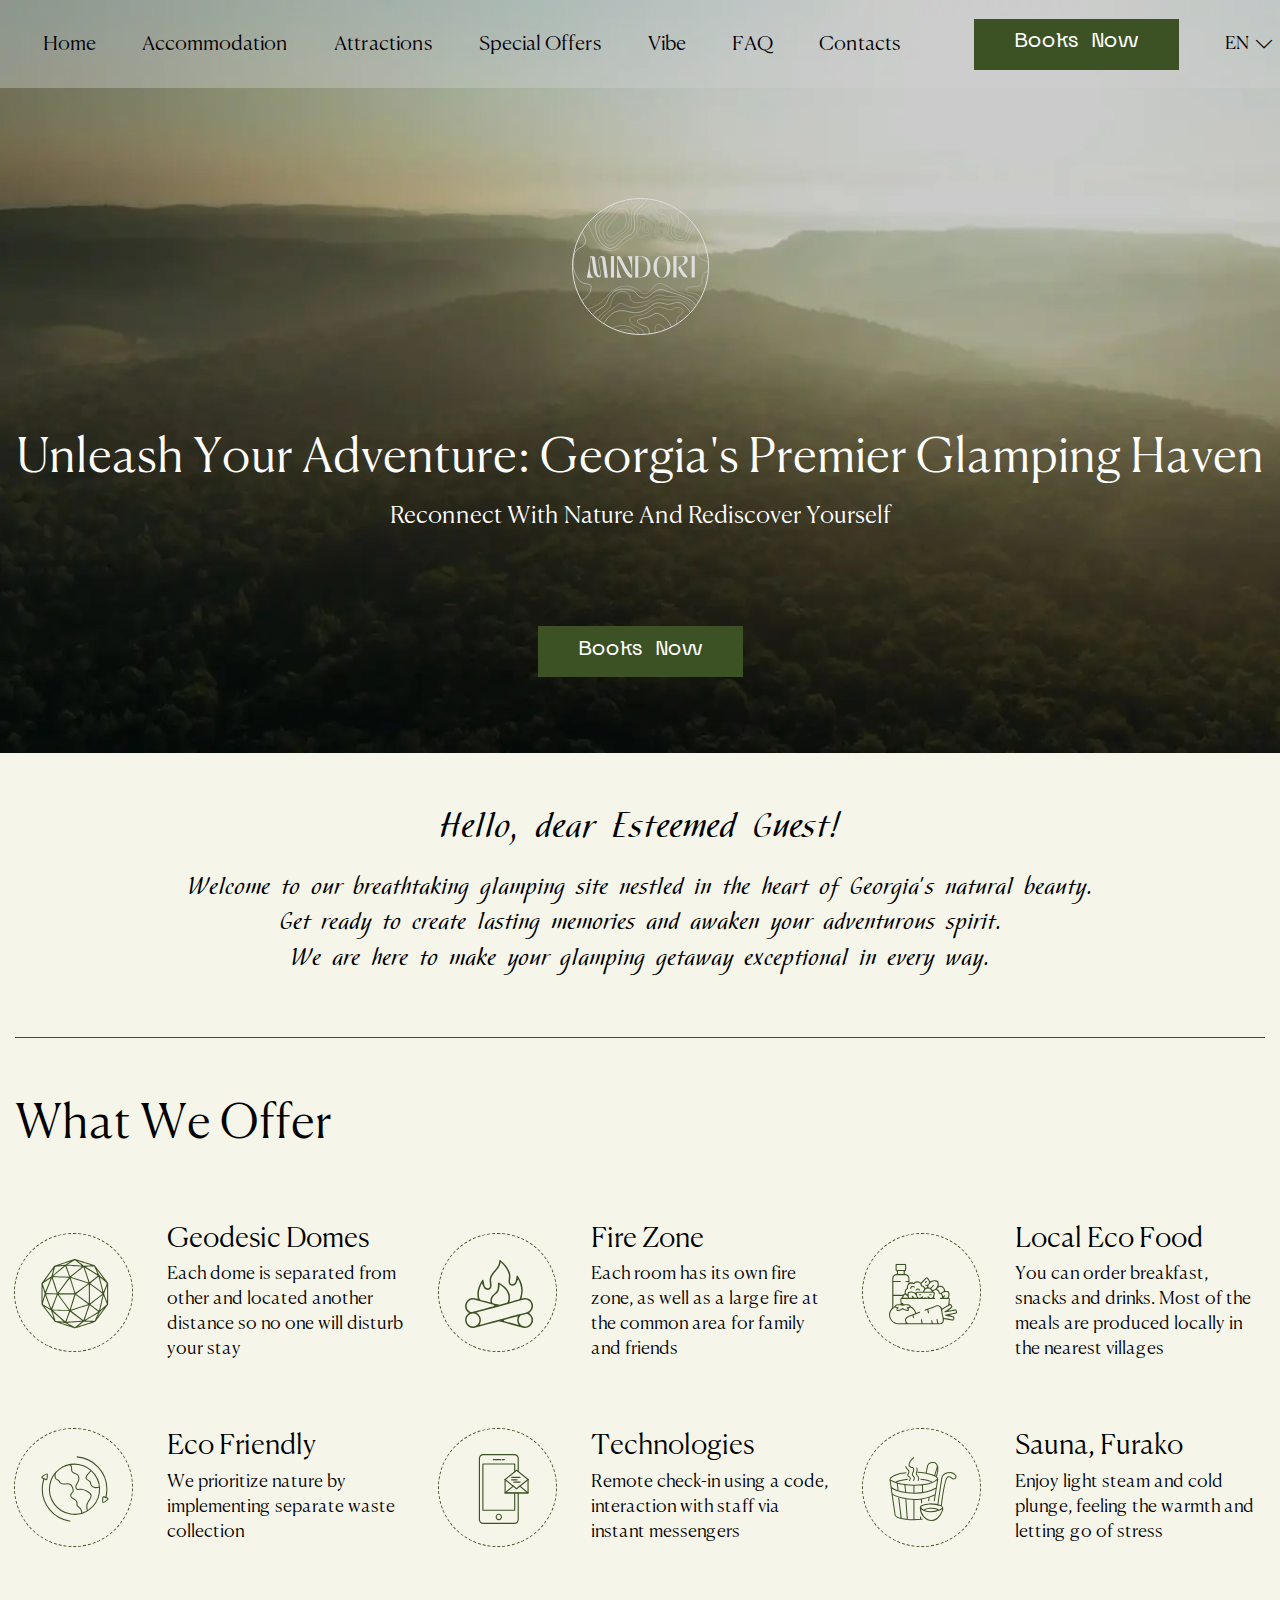
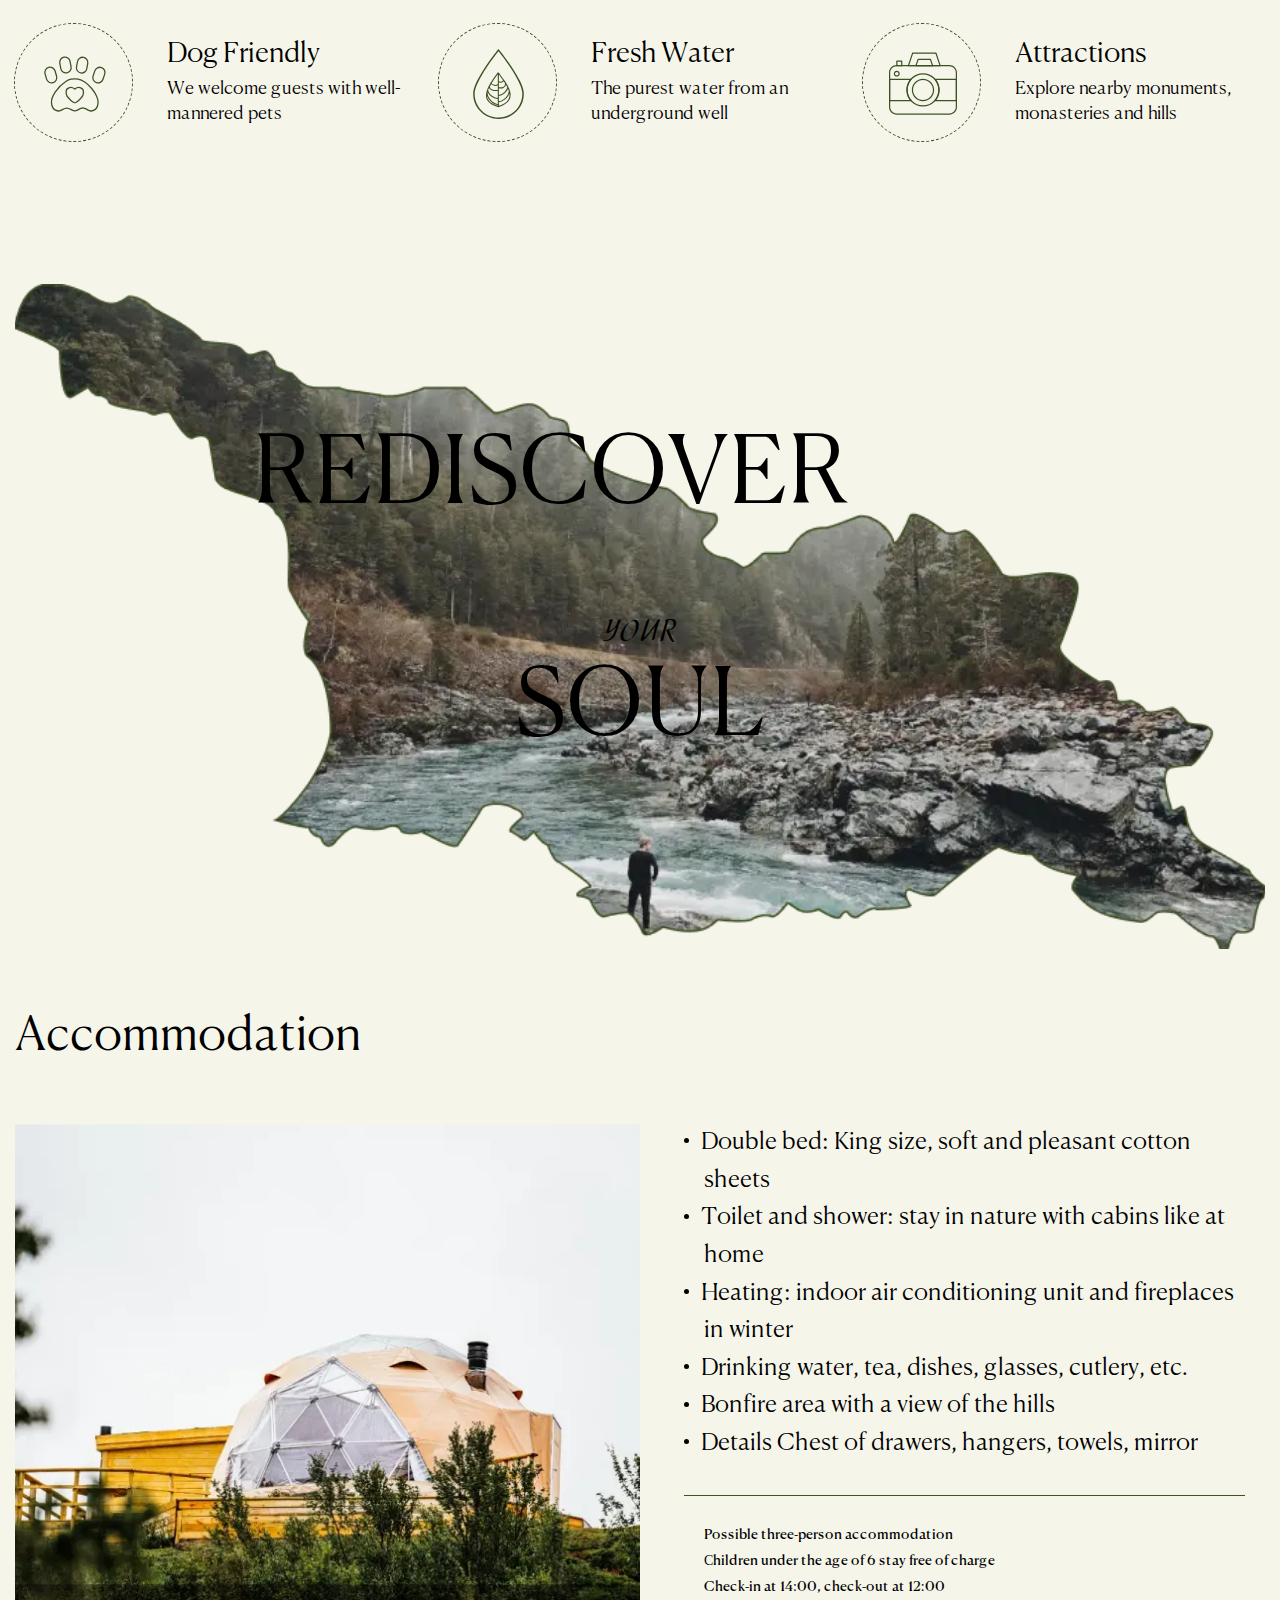
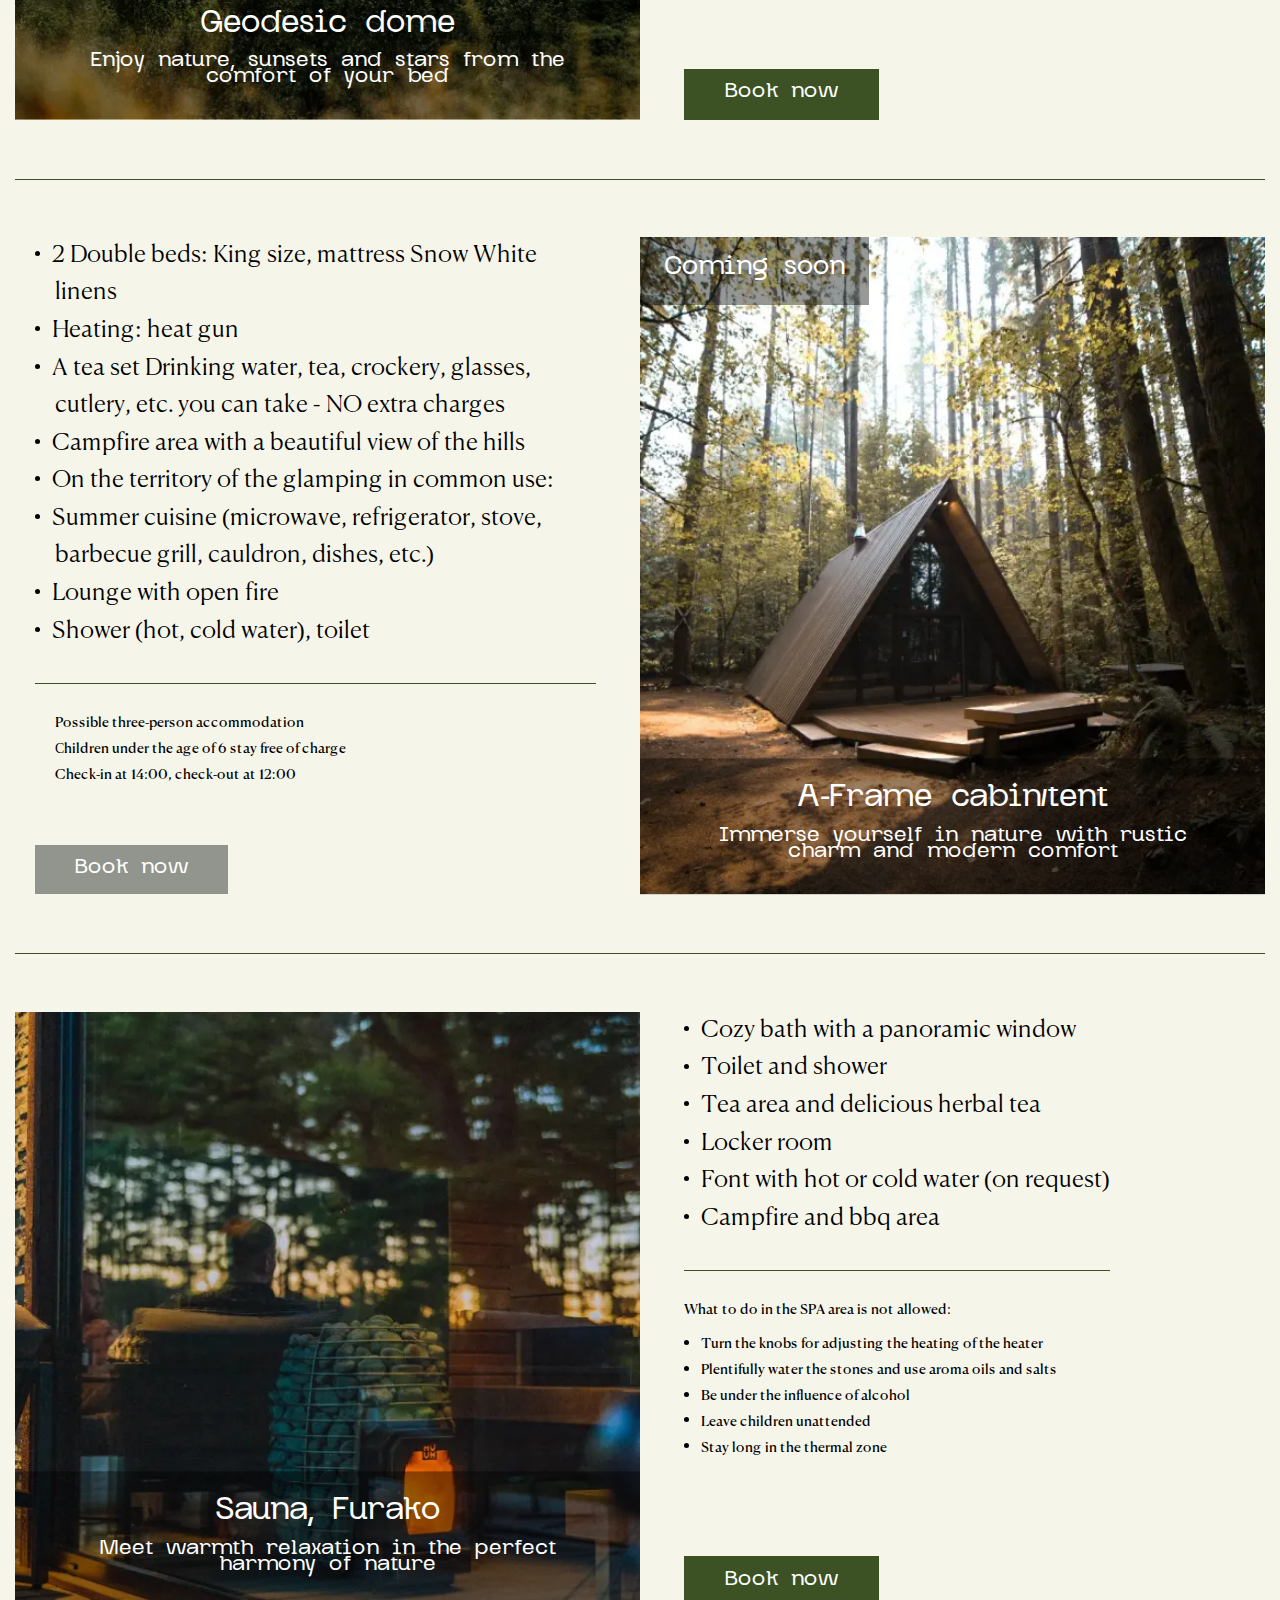
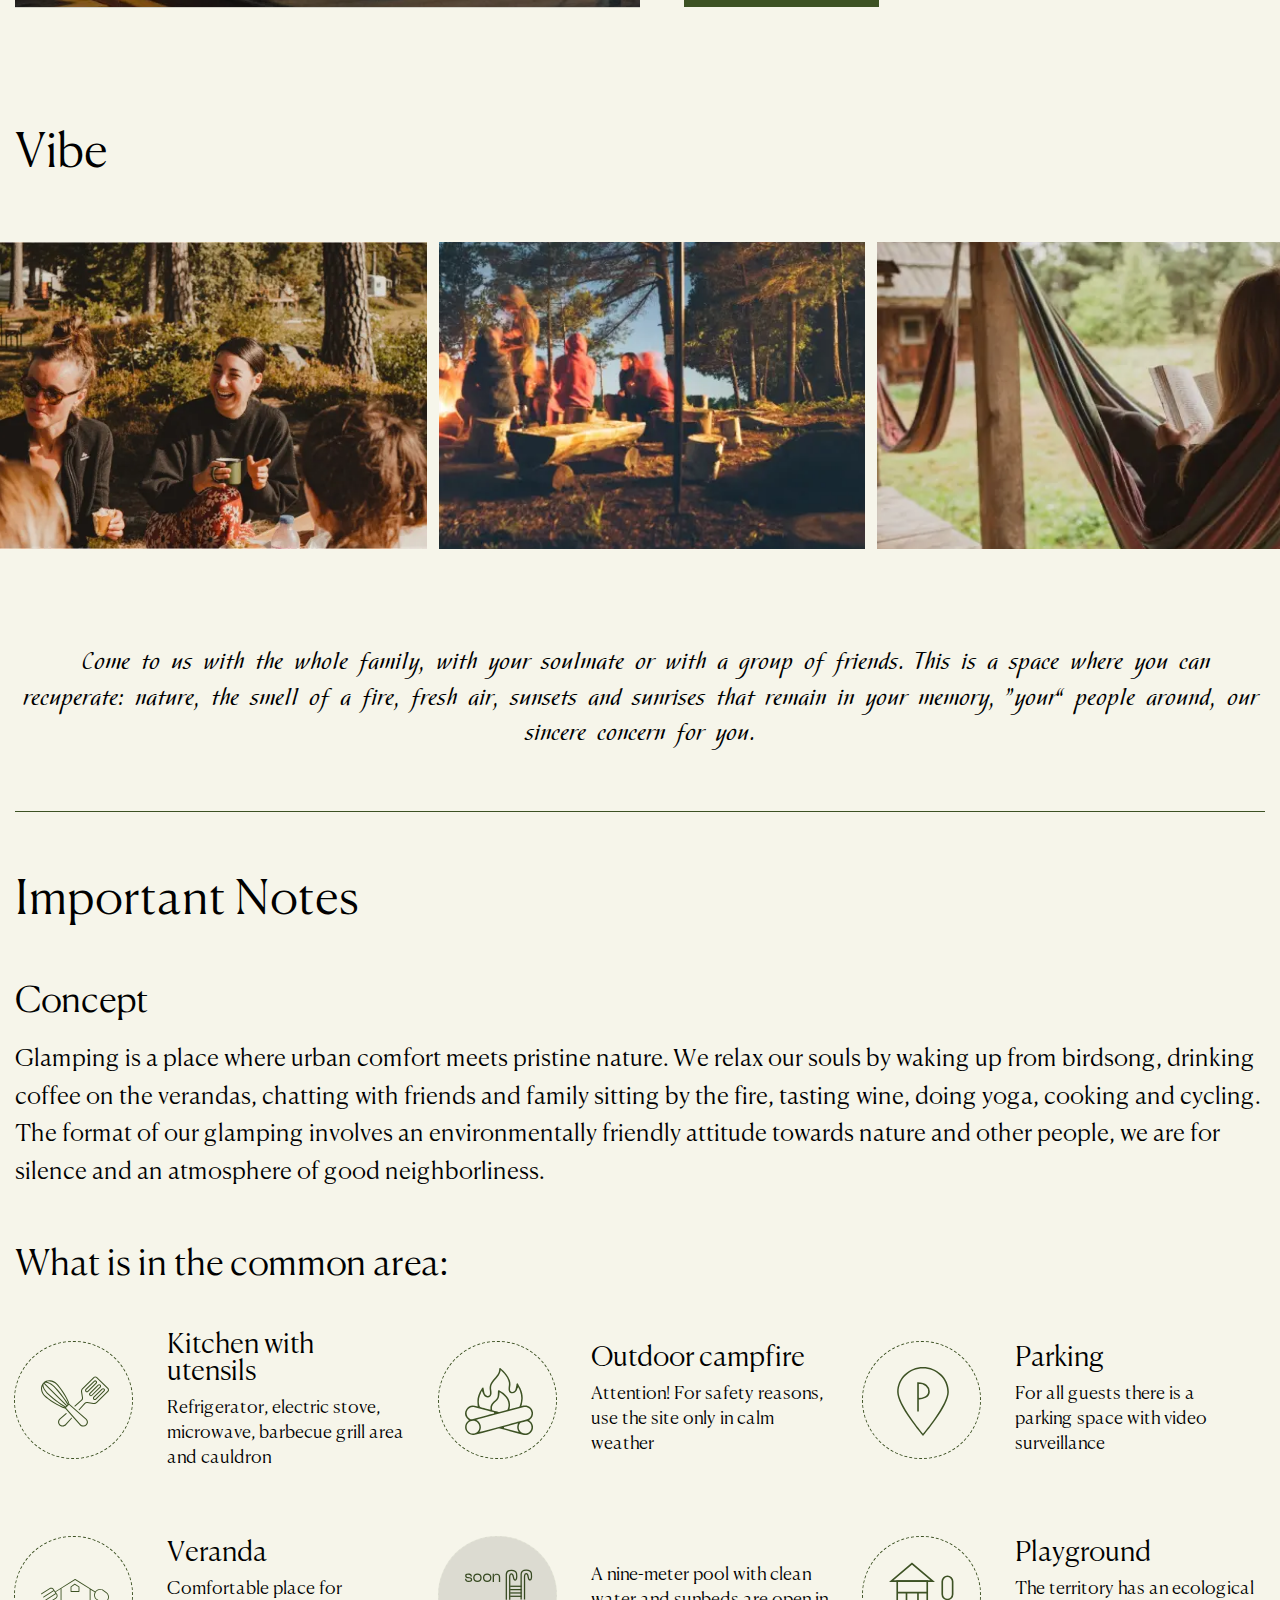
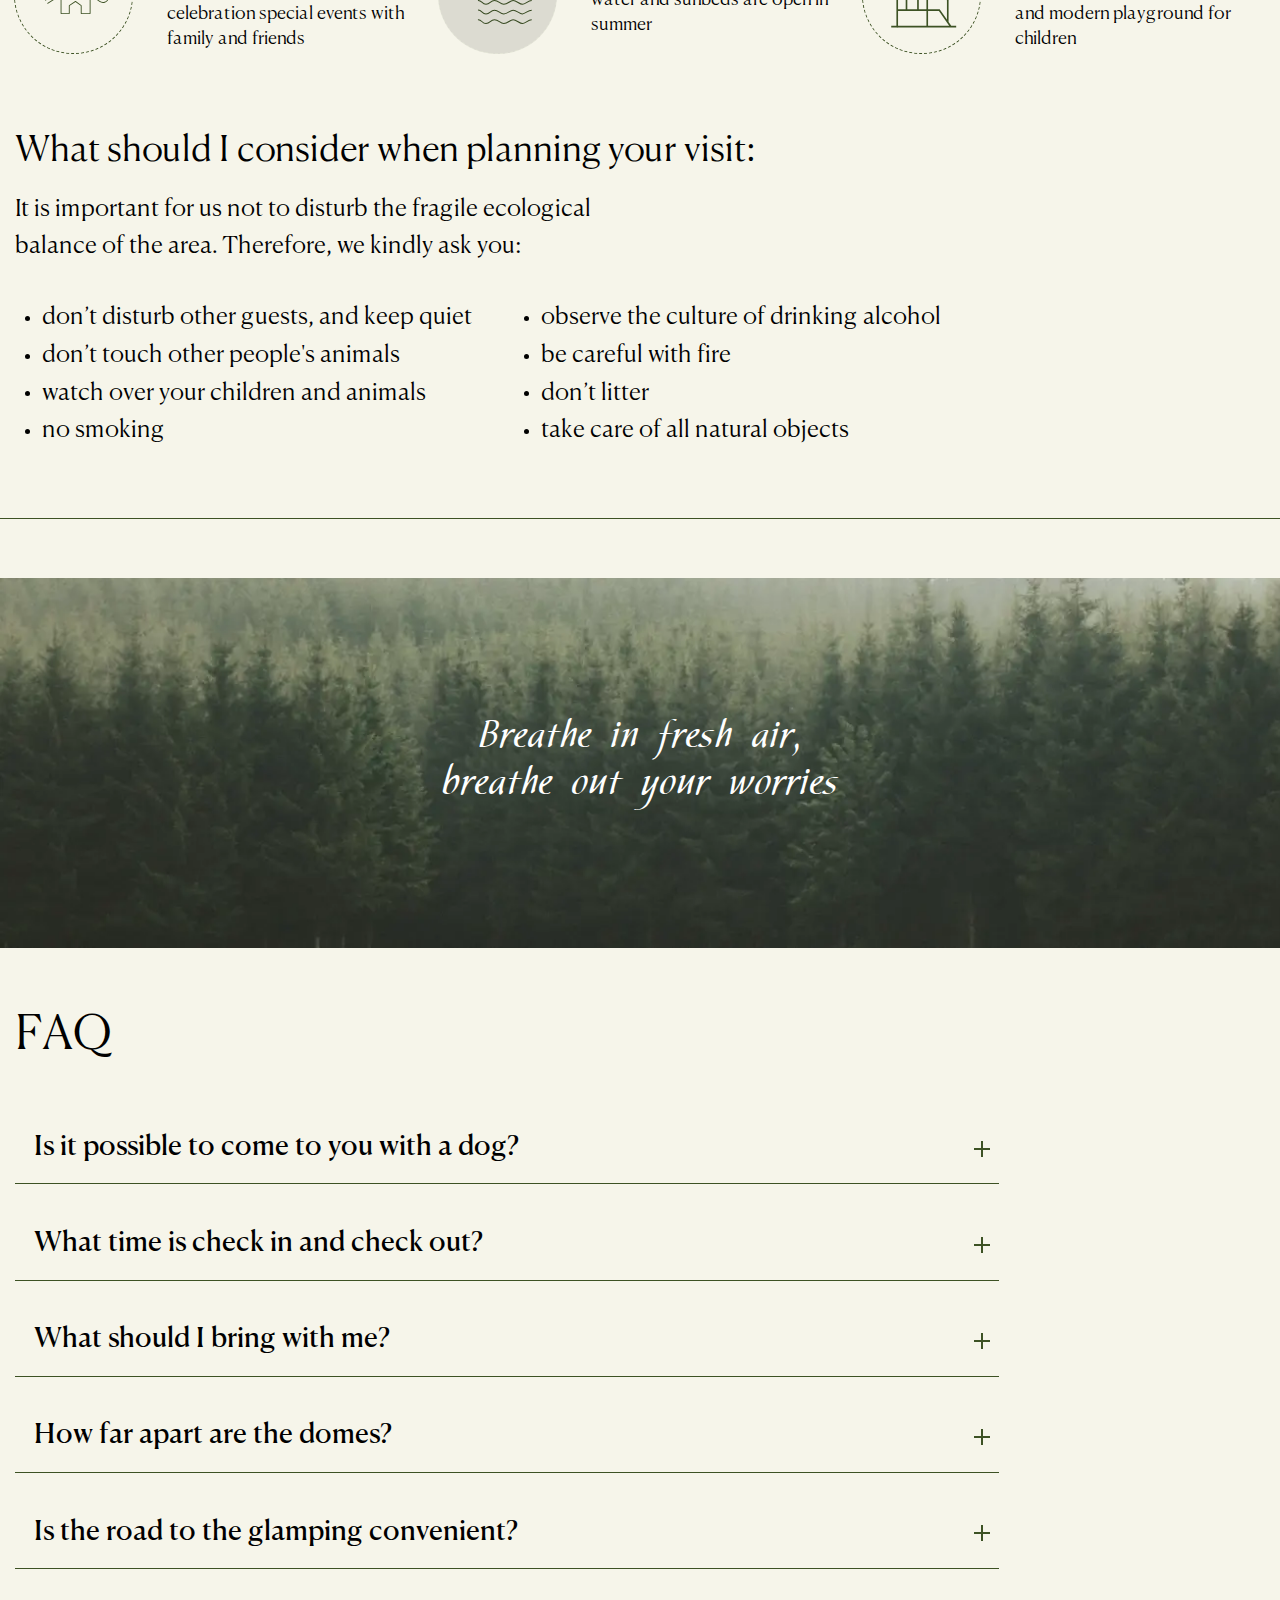
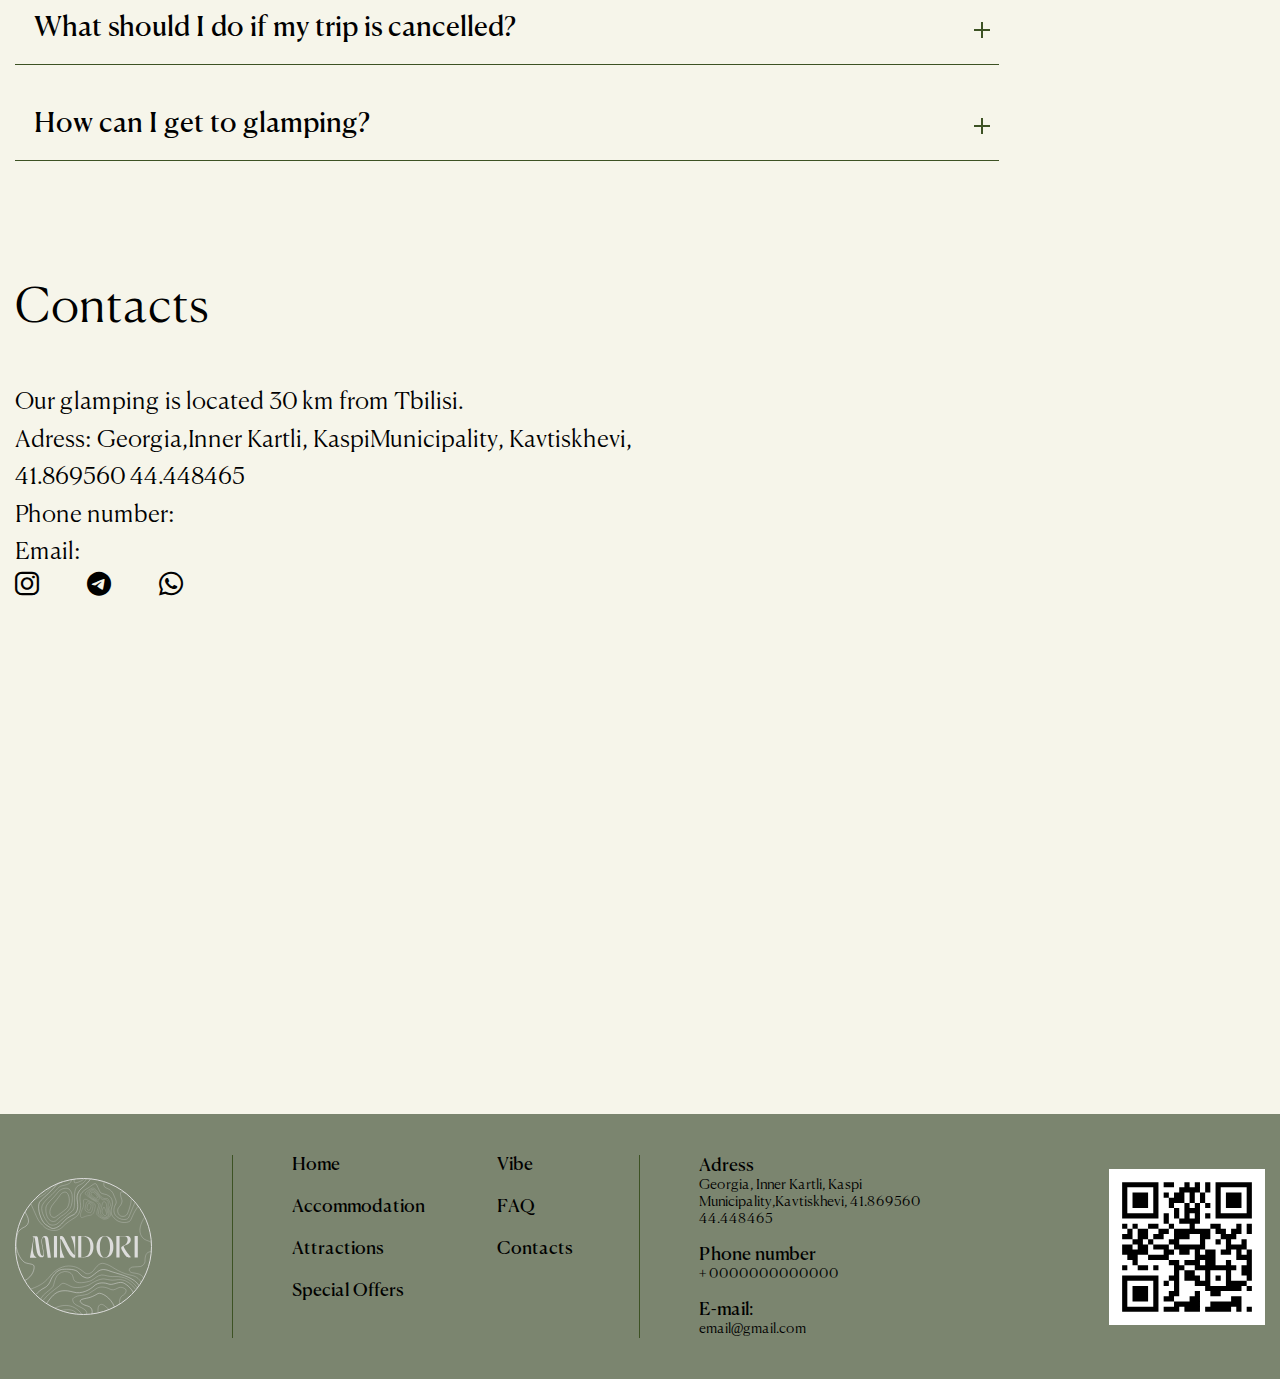
<file: index.html>
<!doctype html>
<html lang="ru">

<head>
	<title data-lang="head__title">Главная</title>
	<meta charset="UTF-8" />
	<meta name="format-detection" content="telephone=no" />
	<!-- <style>body{opacity: 0;}</style> -->
	<link rel="stylesheet" href="https://cdnjs.cloudflare.com/ajax/libs/animate.css/4.1.1/animate.min.css?_v=20240615072432" />
	<link rel="stylesheet" href="css/style.min.css?_v=20240615072432" />
	<!-- <meta name="robots" content="noindex, nofollow"> -->
	<meta name="viewport" content="width=device-width, initial-scale=1.0" />
</head>

<body>
	<div class="wrapper">
		<header class="header">
			<div class="header__bg">
				<div class="header__menu menu">
					<nav class="menu__body">
						<ul class="menu__list">
							<li class="menu__item">
								<a data-lang="header__title-1" href="index.html" class="menu__link"></a>
							</li>
							<li class="menu__item">
								<a data-lang="header__title-2" href="#accommodation" class="scroll-to menu__link"></a>
							</li>
							<li class="menu__item">
								<a data-lang="header__title-3" href="#important" class="scroll-to menu__link"></a>
							</li>
							<li class="menu__item">
								<a data-lang="header__title-4" href="#offer" class="scroll-to menu__link"></a>
							</li>
							<li class="menu__item">
								<a data-lang="header__title-5" href="#vibe" class="scroll-to menu__link"></a>
							</li>
							<li class="menu__item">
								<a data-lang="header__title-6" href="#faq" class="scroll-to menu__link"></a>
							</li>
							<li class="menu__item">
								<a data-lang="header__title-7" href="#contacts" class="scroll-to menu__link"></a>
							</li>
						</ul>
					</nav>
					<a data-lang="header__title-8" href="book.html" class="menu__button button"></a>
					<div class="menu__translate _icon-arrow-btn">
						<span class="menu__target-lang"></span>
						<div class="menu__sub-menu sub-menu">
							<ul class="sub-menu__list">
								<li data-btn="fr" class="sub-menu__item">FR</li>
								<li data-btn="en" class="sub-menu__item">EN</li>
								<li data-btn="de" class="sub-menu__item">DE</li>
							</ul>
						</div>
					</div>
					<div class="menu__social social">
						<ul class="social__list">
							<li class="social__item">
								<a target="_blank" href="https://web.telegram.org/" class="social__link"><img src="img/header/telegram.svg" alt="" /></a>
							</li>
							<li class="social__item">
								<a target="_blank" href="https://web.whatsapp.com/" class="social__link"><img src="img/header/whatsapp.svg" alt="" /></a>
							</li>
							<li class="social__item">
								<a target="_blank" href="https://instagram.com/" class="social__link"><img src="img/header/instagram.svg" alt="" /></a>
							</li>
						</ul>
					</div>
					<button type="button" class="menu__icon icon-menu"><span></span></button>
				</div>
			</div>
			<div class="header__container">
				<div class="header__content">
					<img src="img/header/logo.svg" alt="Logo" />
					<div class="header__title title-header">
						<h2 data-lang="header__text-1" class="title-header__title"></h2>
						<h4 data-lang="header__text-2" class="title-header__sub-title"></h4>
					</div>
					<a href="book.html" data-lang="header__title-9" class="header__button button"></a>
				</div>
			</div>
		</header>

		<main class="page">
			<div class="hello-block">
				<div class="hello-block__container">
					<h2 data-lang="hello__title" class="hello-block__title"></h2>
					<div class="hello-block__text">
						<p data-lang="hello__text-1"></p>
						<p data-lang="hello__text-2"></p>
						<p data-lang="hello__text-3"></p>
					</div>
				</div>
			</div>
			<section id="offer" class="offer-block">
				<div class="offer-block__container">
					<h2 id="#offer" data-lang="offer__title" class="offer-block__title title-block"></h2>
					<div class="offer-block__content">
						<div class="offer-block__items items-block">
							<div class="items-block__item item-block">
								<div class="item-block__picture">
									<img src="img/offer-block/item-1.svg" alt="Изображение" />
								</div>
								<div class="item-block__content">
									<h4 data-lang="offer__item-title-1" class="item-block__title"></h4>
									<div data-lang="offer__item-text-1" class="item-block__text"></div>
								</div>
							</div>
							<div class="items-block__item item-block">
								<div class="item-block__picture">
									<img src="img/offer-block/item-2.svg" alt="Изображение" />
								</div>
								<div class="item-block__content">
									<h4 data-lang="offer__item-title-2" class="item-block__title"></h4>
									<div data-lang="offer__item-text-2" class="item-block__text"></div>
								</div>
							</div>
							<div class="items-block__item item-block">
								<div class="item-block__picture">
									<img src="img/offer-block/item-3.svg" alt="Изображение" />
								</div>
								<div class="item-block__content">
									<h4 data-lang="offer__item-title-3" class="item-block__title"></h4>
									<div data-lang="offer__item-text-3" class="item-block__text"></div>
								</div>
							</div>
							<div class="items-block__item item-block">
								<div class="item-block__picture">
									<img src="img/offer-block/item-4.svg" alt="Изображение" />
								</div>
								<div class="item-block__content">
									<h4 data-lang="offer__item-title-4" class="item-block__title"></h4>
									<div data-lang="offer__item-text-4" class="item-block__text"></div>
								</div>
							</div>
							<div class="items-block__item item-block">
								<div class="item-block__picture">
									<img src="img/offer-block/item-5.svg" alt="Изображение" />
								</div>
								<div class="item-block__content">
									<h4 data-lang="offer__item-title-5" class="item-block__title"></h4>
									<div data-lang="offer__item-text-5" class="item-block__text"></div>
								</div>
							</div>
							<div class="items-block__item item-block">
								<div class="item-block__picture">
									<img src="img/offer-block/item-6.svg" alt="Изображение" />
								</div>
								<div class="item-block__content">
									<h4 data-lang="offer__item-title-6" class="item-block__title"></h4>
									<div data-lang="offer__item-text-6" class="item-block__text"></div>
								</div>
							</div>
							<div class="items-block__item item-block">
								<div class="item-block__picture">
									<img src="img/offer-block/item-7.svg" alt="Изображение" />
								</div>
								<div class="item-block__content">
									<h4 data-lang="offer__item-title-7" class="item-block__title"></h4>
									<div data-lang="offer__item-text-7" class="item-block__text"></div>
								</div>
							</div>
							<div class="items-block__item item-block">
								<div class="item-block__picture">
									<img src="img/offer-block/item-8.svg" alt="Изображение" />
								</div>
								<div class="item-block__content">
									<h4 data-lang="offer__item-title-8" class="item-block__title"></h4>
									<div data-lang="offer__item-text-8" class="item-block__text"></div>
								</div>
							</div>
							<div class="items-block__item item-block">
								<div class="item-block__picture">
									<img src="img/offer-block/item-9.svg" alt="Изображение" />
								</div>
								<div class="item-block__content">
									<h4 data-lang="offer__item-title-9" class="item-block__title"></h4>
									<div data-lang="offer__item-text-9" class="item-block__text"></div>
								</div>
							</div>
						</div>
						<div class="offer-block__country">
							<div class="offer-block__picture">
								<picture><source srcset="img/offer-block/country.webp" type="image/webp"><img src="img/offer-block/country.jpg" alt="Country" /></picture>
							</div>
							<div class="offer-block__text">
								<p data-lang="offer__text-picture-1"></p>
								<p data-lang="offer__text-picture-2"></p>
								<p data-lang="offer__text-picture-3"></p>
							</div>
						</div>
					</div>
				</div>
			</section>
			<section id="accommodation" class="accommodation-block">
				<div class="accommodation-block__container">
					<h2 data-lang="accommodation-title" class="accommodation-block__title title-block"></h2>
					<div class="accommodation-block__items items-accommodation">
						<div class="items-accommodation__item item-accommodation">
							<div class="item-accommodation__picture-block">
								<div class="item-accommodation__image">
									<picture><source srcset="img/accommodation/home-1.webp" type="image/webp"><img src="img/accommodation/home-1.png" alt="Картинка" /></picture>
									<div class="item-accommodation__name-card">
										<h4 data-lang="accommodation__card-picture-name-1" class="item-accommodation__title-card"></h4>
										<div data-lang="accommodation__card-picture-text-1" class="item-accommodation__text-card"></div>
									</div>
								</div>
							</div>
							<div class="item-accommodation__content">
								<div class="item-accommodation__descriptions">
									<ul class="item-accommodation__list">
										<li data-lang="accommodation__card1-itemText-1" class="item-accommodation__description"></li>
										<li data-lang="accommodation__card1-itemText-2" class="item-accommodation__description"></li>
										<li data-lang="accommodation__card1-itemText-3" class="item-accommodation__description"></li>
										<li data-lang="accommodation__card1-itemText-4" class="item-accommodation__description"></li>
										<li data-lang="accommodation__card1-itemText-5" class="item-accommodation__description"></li>
										<li data-lang="accommodation__card1-itemText-6" class="item-accommodation__description"></li>
									</ul>
								</div>
								<div class="item-accommodation__info">
									<ul class="item-accommodation__mini-list">
										<li data-lang="accommodation__card1-itemList-1" class="item-accommodation__point"></li>
										<li data-lang="accommodation__card1-itemList-2" class="item-accommodation__point"></li>
										<li data-lang="accommodation__card1-itemList-3" class="item-accommodation__point"></li>
									</ul>
								</div>
								<a data-lang="accommodation__card1-btn" href="book.html" type="submit" class="item-accommodation__button button"></a>
							</div>
						</div>
						<div class="items-accommodation__item item-accommodation item-accommodation_text-img coming-soon">
							<div class="item-accommodation__content">
								<div class="item-accommodation__descriptions">
									<ul class="item-accommodation__list">
										<li data-lang="accommodation__card2-itemText-1" class="item-accommodation__description"></li>
										<li data-lang="accommodation__card2-itemText-2" class="item-accommodation__description"></li>
										<li data-lang="accommodation__card2-itemText-3" class="item-accommodation__description"></li>
										<li data-lang="accommodation__card2-itemText-4" class="item-accommodation__description"></li>
										<li data-lang="accommodation__card2-itemText-5" class="item-accommodation__description"></li>
										<li data-lang="accommodation__card2-itemText-6" class="item-accommodation__description"></li>
										<li data-lang="accommodation__card2-itemText-7" class="item-accommodation__description"></li>
										<li data-lang="accommodation__card2-itemText-8" class="item-accommodation__description"></li>
									</ul>
								</div>
								<div class="item-accommodation__info">
									<ul class="item-accommodation__mini-list">
										<li data-lang="accommodation__card2-itemList-1" class="item-accommodation__point"></li>
										<li data-lang="accommodation__card2-itemList-2" class="item-accommodation__point"></li>
										<li data-lang="accommodation__card2-itemList-3" class="item-accommodation__point"></li>
									</ul>
								</div>
								<a data-lang="accommodation__card2-btn" href="book.html" type="submit" class="item-accommodation__button button"></a>
							</div>
							<div class="item-accommodation__picture-block">
								<div class="item-accommodation__image">
									<picture><source srcset="img/accommodation/home-2.webp" type="image/webp"><img src="img/accommodation/home-2.png" alt="Картинка" /></picture>
									<div class="item-accommodation__name-card">
										<h4 data-lang="accommodation__card-picture-name-2" class="item-accommodation__title-card"></h4>
										<div data-lang="accommodation__card-picture-text-2" class="item-accommodation__text-card"></div>
									</div>
								</div>
							</div>
						</div>
						<div class="items-accommodation__item item-accommodation">
							<div class="item-accommodation__picture-block">
								<div class="item-accommodation__image">
									<picture><source srcset="img/accommodation/home-3.webp" type="image/webp"><img src="img/accommodation/home-3.png" alt="Картинка" /></picture>
									<div class="item-accommodation__name-card">
										<h4 data-lang="accommodation__card-picture-name-3" class="item-accommodation__title-card"></h4>
										<div data-lang="accommodation__card-picture-text-3" class="item-accommodation__text-card"></div>
									</div>
								</div>
							</div>
							<div class="item-accommodation__content">
								<div class="item-accommodation__descriptions">
									<ul class="item-accommodation__list">
										<li data-lang="accommodation__card3-itemText-1" class="item-accommodation__description"></li>
										<li data-lang="accommodation__card3-itemText-2" class="item-accommodation__description"></li>
										<li data-lang="accommodation__card3-itemText-3" class="item-accommodation__description"></li>
										<li data-lang="accommodation__card3-itemText-4" class="item-accommodation__description"></li>
										<li data-lang="accommodation__card3-itemText-5" class="item-accommodation__description"></li>
										<li data-lang="accommodation__card3-itemText-6" class="item-accommodation__description"></li>
									</ul>
								</div>
								<div class="item-accommodation__info">
									<h4 data-lang="accommodation__card3-nameList" class="item-accommodation__name-list"></h4>
									<ul class="item-accommodation__mini-list">
										<li data-lang="accommodation__card3-itemList-1" class="item-accommodation__point item-accommodation__point_dotted"></li>
										<li data-lang="accommodation__card3-itemList-2" class="item-accommodation__point item-accommodation__point_dotted"></li>
										<li data-lang="accommodation__card3-itemList-3" class="item-accommodation__point item-accommodation__point_dotted"></li>
										<li data-lang="accommodation__card3-itemList-4" class="item-accommodation__point item-accommodation__point_dotted"></li>
										<li data-lang="accommodation__card3-itemList-5" class="item-accommodation__point item-accommodation__point_dotted"></li>
									</ul>
								</div>
								<a data-lang="accommodation__card3-btn" href="book.html" type="submit" class="item-accommodation__button button"></a>
							</div>
						</div>
					</div>
				</div>
			</section>
			<section id="vibe" class="vibe-block">
				<div class="vibe-block__container vibe-block__container_adapt">
					<h2 data-lang="vibe-title" class="vibe-block__title title-block"></h2>
					<div class="vibe-block__slider-adapt">
						<div class="vibe-block__wrapper-adapt"></div>
					</div>
				</div>
				<div class="vibe-block__slider swiper">
					<div class="vibe-block__wrapper swiper-wrapper">
						<div data-da=".vibe-block__wrapper-adapt, 767.98" data-mobGal="big" class="vibe-block__slide swiper-slide">
							<picture><source srcset="img/vibe-block/photo1.webp" type="image/webp"><img src="img/vibe-block/photo1.jpg" alt="Картинка" /></picture>
						</div>
						<div data-da=".vibe-block__wrapper-adapt, 767.98" data-mobGal="small" class="vibe-block__slide swiper-slide">
							<picture><source srcset="img/vibe-block/photo2.webp" type="image/webp"><img src="img/vibe-block/photo2.jpg" alt="Картинка" /></picture>
						</div>
						<div data-da=".vibe-block__wrapper-adapt, 767.98" data-mobGal="small" class="vibe-block__slide swiper-slide">
							<picture><source srcset="img/vibe-block/photo3.webp" type="image/webp"><img src="img/vibe-block/photo3.jpg" alt="Картинка" /></picture>
						</div>
						<div data-da=".vibe-block__wrapper-adapt, 767.98" data-mobGal="big" class="vibe-block__slide swiper-slide">
							<picture><source srcset="img/vibe-block/photo4.webp" type="image/webp"><img src="img/vibe-block/photo4.jpg" alt="Картинка" /></picture>
						</div>
						<div data-da=".vibe-block__wrapper-adapt, 767.98" data-mobGal="big" class="vibe-block__slide swiper-slide">
							<picture><source srcset="img/vibe-block/photo5.webp" type="image/webp"><img src="img/vibe-block/photo5.jpg" alt="Картинка" /></picture>
						</div>
						<div data-da=".vibe-block__wrapper-adapt, 767.98" data-mobGal="small" class="vibe-block__slide swiper-slide">
							<picture><source srcset="img/vibe-block/photo6.webp" type="image/webp"><img src="img/vibe-block/photo6.jpg" alt="Картинка" /></picture>
						</div>
						<div data-da=".vibe-block__wrapper-adapt, 767.98" data-mobGal="small" class="vibe-block__slide swiper-slide">
							<picture><source srcset="img/vibe-block/photo7.webp" type="image/webp"><img src="img/vibe-block/photo7.jpg" alt="Картинка" /></picture>
						</div>
						<div data-da=".vibe-block__wrapper-adapt, 767.98" data-mobGal="big" class="vibe-block__slide swiper-slide">
							<picture><source srcset="img/vibe-block/photo8.webp" type="image/webp"><img src="img/vibe-block/photo8.jpg" alt="Картинка" /></picture>
						</div>
					</div>
				</div>
				<div class="vibe-block__pagination swiper-pagination"></div>
				<div class="vibe-block__container">
					<div class="vibe-block__text">
						 Come to us with the whole family, with your soulmate or with a group of friends. This
						is a space where you can recuperate: nature, the smell of a fire, fresh air, sunsets
						and sunrises that remain in your memory, “your” people around, our sincere concern for
						you.
					</div>
				</div>
			</section>
			<section id="important" class="notes">
				<div class="notes__container">
					<h2 data-lang="notes-title" class="notes__title title-block"></h2>
					<div class="notes__content content-notes">
						<div class="content-notes__block-concept block-concept">
							<h4 data-lang="block-concept-title" class="block-concept__title"></h4>
							<div data-lang="block-concept-text" class="block-concept__text"></div>
						</div>
						<div class="content-notes__area area-block">
							<h4 data-lang="area-block-title" class="area-block__title"></h4>
							<div class="area-block__items items-block">
								<div class="area-block__item item-block">
									<div class="item-block__picture">
										<img src="img/notes-block/item-1.svg" alt="Изображение" />
									</div>
									<div class="item-block__content">
										<h4 data-lang="notes__item-title-1" class="item-block__title"></h4>
										<div data-lang="notes__item-text-1" class="item-block__text"></div>
									</div>
								</div>
								<div class="area-block__item item-block">
									<div class="item-block__picture">
										<img src="img/notes-block/item-2.svg" alt="Изображение" />
									</div>
									<div class="item-block__content">
										<h4 data-lang="notes__item-title-2" class="item-block__title"></h4>
										<div data-lang="notes__item-text-2" class="item-block__text"></div>
									</div>
								</div>
								<div class="area-block__item item-block">
									<div class="item-block__picture">
										<img src="img/notes-block/item-3.svg" alt="Изображение" />
									</div>
									<div class="item-block__content">
										<h4 data-lang="notes__item-title-3" class="item-block__title"></h4>
										<div data-lang="notes__item-text-3" class="item-block__text"></div>
									</div>
								</div>
								<div class="area-block__item item-block">
									<div class="item-block__picture">
										<img src="img/notes-block/item-4.svg" alt="Изображение" />
									</div>
									<div class="item-block__content">
										<h4 data-lang="notes__item-title-4" class="item-block__title"></h4>
										<div data-lang="notes__item-text-4" class="item-block__text"></div>
									</div>
								</div>
								<div class="area-block__item item-block">
									<div class="item-block__picture item-block__picture_soon">
										<img src="img/notes-block/item-5.svg" alt="Изображение" />
									</div>
									<div class="item-block__content">
										<h4 data-lang="notes__item-title-5" class="item-block__title"></h4>
										<div data-lang="notes__item-text-5" class="item-block__text"></div>
									</div>
								</div>
								<div class="area-block__item item-block">
									<div class="item-block__picture">
										<img src="img/notes-block/item-6.svg" alt="Изображение" />
									</div>
									<div class="item-block__content">
										<h4 data-lang="notes__item-title-6" class="item-block__title"></h4>
										<div data-lang="notes__item-text-6" class="item-block__text"></div>
									</div>
								</div>
							</div>
						</div>
						<div class="content-notes__planning plannin-block">
							<h4 data-lang="plannin-block-title" class="plannin-block__title"></h4>
							<p data-lang="plannin-block-text" class="plannin-block__text"></p>
							<div class="plannin-block__lists">
								<ul class="plannin-block__list">
									<li data-lang="plannin-block-list-item-1" class="plannin-block__item"></li>
									<li data-lang="plannin-block-list-item-2" class="plannin-block__item"></li>
									<li data-lang="plannin-block-list-item-3" class="plannin-block__item"></li>
									<li data-lang="plannin-block-list-item-4" class="plannin-block__item"></li>
								</ul>
								<ul class="plannin-block__list">
									<li data-lang="plannin-block-list-item-5" class="plannin-block__item"></li>
									<li data-lang="plannin-block-list-item-6" class="plannin-block__item"></li>
									<li data-lang="plannin-block-list-item-7" class="plannin-block__item"></li>
									<li data-lang="plannin-block-list-item-8" class="plannin-block__item"></li>
								</ul>
							</div>
						</div>
					</div>
				</div>
			</section>
			<div class="breathe">
				<div class="breathe__container">
					<p class="breathe__text">
						Breathe in fresh air,<br />
						breathe out your worries
					</p>
				</div>
			</div>
			<section id="faq" class="faq">
				<div class="faq__container">
					<h2 class="faq__title title-block">FAQ</h2>
					<div class="faq__content">
						<div data-spollers class="faq__spollers spollers">
							<div class="spollers__item">
								<button type="button" data-lang="spoller-title-1" data-spoller class="spollers__title"></button>
								<div class="spollers__body">
									Lorem ipsum, dolor sit amet consectetur adipisicing elit. Dignissimos totam quae
									magni aspernatur voluptates, aut illum voluptatibus sapiente consequuntur in
									quibusdam cum? Culpa eos repudiandae expedita quaerat ea tempore vero?
								</div>
							</div>
							<div class="spollers__item">
								<button type="button" data-lang="spoller-title-2" data-spoller class="spollers__title"></button>
								<div class="spollers__body">
									Lorem ipsum, dolor sit amet consectetur adipisicing elit. Dignissimos totam quae
									magni aspernatur voluptates, aut illum voluptatibus sapiente consequuntur in
									quibusdam cum? Culpa eos repudiandae expedita quaerat ea tempore vero?
								</div>
							</div>
							<div class="spollers__item">
								<button type="button" data-lang="spoller-title-3" data-spoller class="spollers__title"></button>
								<div class="spollers__body">
									Lorem ipsum, dolor sit amet consectetur adipisicing elit. Dignissimos totam quae
									magni aspernatur voluptates, aut illum voluptatibus sapiente consequuntur in
									quibusdam cum? Culpa eos repudiandae expedita quaerat ea tempore vero?
								</div>
							</div>
							<div class="spollers__item">
								<button type="button" data-lang="spoller-title-4" data-spoller class="spollers__title"></button>
								<div class="spollers__body">
									Lorem ipsum, dolor sit amet consectetur adipisicing elit. Dignissimos totam quae
									magni aspernatur voluptates, aut illum voluptatibus sapiente consequuntur in
									quibusdam cum? Culpa eos repudiandae expedita quaerat ea tempore vero?
								</div>
							</div>
							<div class="spollers__item">
								<button type="button" data-lang="spoller-title-5" data-spoller class="spollers__title"></button>
								<div class="spollers__body">
									Lorem ipsum, dolor sit amet consectetur adipisicing elit. Dignissimos totam quae
									magni aspernatur voluptates, aut illum voluptatibus sapiente consequuntur in
									quibusdam cum? Culpa eos repudiandae expedita quaerat ea tempore vero?
								</div>
							</div>
							<div class="spollers__item">
								<button type="button" data-lang="spoller-title-6" data-spoller class="spollers__title"></button>
								<div class="spollers__body">
									Lorem ipsum, dolor sit amet consectetur adipisicing elit. Dignissimos totam quae
									magni aspernatur voluptates, aut illum voluptatibus sapiente consequuntur in
									quibusdam cum? Culpa eos repudiandae expedita quaerat ea tempore vero?
								</div>
							</div>
							<div class="spollers__item">
								<button type="button" data-lang="spoller-title-7" data-spoller class="spollers__title"></button>
								<div class="spollers__body">
									Lorem ipsum, dolor sit amet consectetur adipisicing elit. Dignissimos totam quae
									magni aspernatur voluptates, aut illum voluptatibus sapiente consequuntur in
									quibusdam cum? Culpa eos repudiandae expedita quaerat ea tempore vero?
								</div>
							</div>
						</div>
					</div>
				</div>
			</section>
			<section id="contacts" class="contacts">
				<div class="contacts__container">
					<h2 data-lang="contacts-title" class="contacts__title title-block"></h2>
					<div class="contacts__content">
						<div class="contacts__text">
							<p data-lang="contacts-text-1"></p>
							<p data-lang="contacts-text-2"></p>
							<p>41.869560 44.448465</p>
							<p data-lang="contacts-text-3"></p>
							<p data-lang="contacts-text-4"></p>
						</div>
						<div class="contacts__social">
							<a target="_blank" href="https://instagram.com/" class="contacts__instagram _icon-instagram"></a>
							<a target="_blank" href="https://web.telegram.org/" class="contacts__telegram _icon-telegram"></a>
							<a target="_blank" href="https://web.whatsapp.com/" class="contacts__whatsapp _icon-whatsapp"></a>
						</div>
						<iframe class="contacts__map" src="https://www.google.com/maps/embed?pb=!1m17!1m12!1m3!1d2971.0830324289163!2d44.44589007688265!3d41.86955997124271!2m3!1f0!2f0!3f0!3m2!1i1024!2i768!4f13.1!3m2!1m1!2zNDHCsDUyJzEwLjQiTiA0NMKwMjYnNTQuNSJF!5e0!3m2!1sru!2sru!4v1707481654689!5m2!1sru!2sru" width="600" height="450" style="border: 0" allowfullscreen="" loading="lazy" referrerpolicy="no-referrer-when-downgrade"></iframe>
					</div>
				</div>
			</section>

		</main>
		<footer class="footer">
			<div class="footer__container">
				<div class="footer__content">
					<div class="footer__logo">
						<img src="img/footer/logo-footer.svg" alt="Logo" />
					</div>
					<div class="footer__links links-footer">
						<ul class="links-footer__column">
							<li class="links-footer__item">
								<a data-lang="footer-link-1" href="index.html" class="links-footer__link"></a>
							</li>
							<li class="links-footer__item">
								<a data-lang="footer-link-2" href="index.html#accommodation" class="links-footer__link"></a>
							</li>
							<li class="links-footer__item">
								<a data-lang="footer-link-3" href="index.html#important" class="links-footer__link"></a>
							</li>
							<li class="links-footer__item">
								<a data-lang="footer-link-4" href="index.html#offer" class="links-footer__link"></a>
							</li>
						</ul>
						<ul class="links-footer__column">
							<li class="links-footer__item">
								<a data-lang="footer-link-5" href="index.html#vibe" class="links-footer__link"></a>
							</li>
							<li class="links-footer__item">
								<a data-lang="footer-link-6" href="index.html#faq" class="links-footer__link"></a>
							</li>
							<li class="links-footer__item">
								<a data-lang="footer-link-7" href="index.html#contacts" class="links-footer__link"></a>
							</li>
						</ul>
					</div>
					<div class="footer__info info-footer">
						<div class="info-footer__block">
							<div data-lang="footer-sub-title-1" class="info-footer__sub-title"></div>
							<div data-lang="footer-sub-text-1" class="info-footer__text"></div>
						</div>
						<div class="info-footer__block">
							<div data-lang="footer-sub-title-2" class="info-footer__sub-title"></div>
							<div class="info-footer__text">+ 0000000000000</div>
						</div>
						<div class="info-footer__block">
							<div data-lang="footer-sub-title-3" class="info-footer__sub-title"></div>
							<div class="info-footer__text">email@gmail.com</div>
						</div>
					</div>
					<div class="footer__social">
						<a href="" class="footer__instagram _icon-instagram"></a>
						<a href="" class="footer__telegram _icon-telegram"></a>
						<a href="" class="footer__whatsapp _icon-whatsapp"></a>
					</div>
					<div class="footer__qrcode">
						<img src="img/footer/qrcode.svg" alt="QR-Code" />
					</div>
				</div>
			</div>
		</footer>

	</div>
	<!-- <div id="popup" aria-hidden="true" class="popup">
	<div class="popup__wrapper">
		<div class="popup__content">
			<button data-close type="button" class="popup__close">Закрыть</button>
			<div class="popup__text">
				Text
			</div>
		</div>
	</div>
</div> -->
	<script src="js/app.min.js?_v=20240615072432"></script>

</body>

</html>
</file>
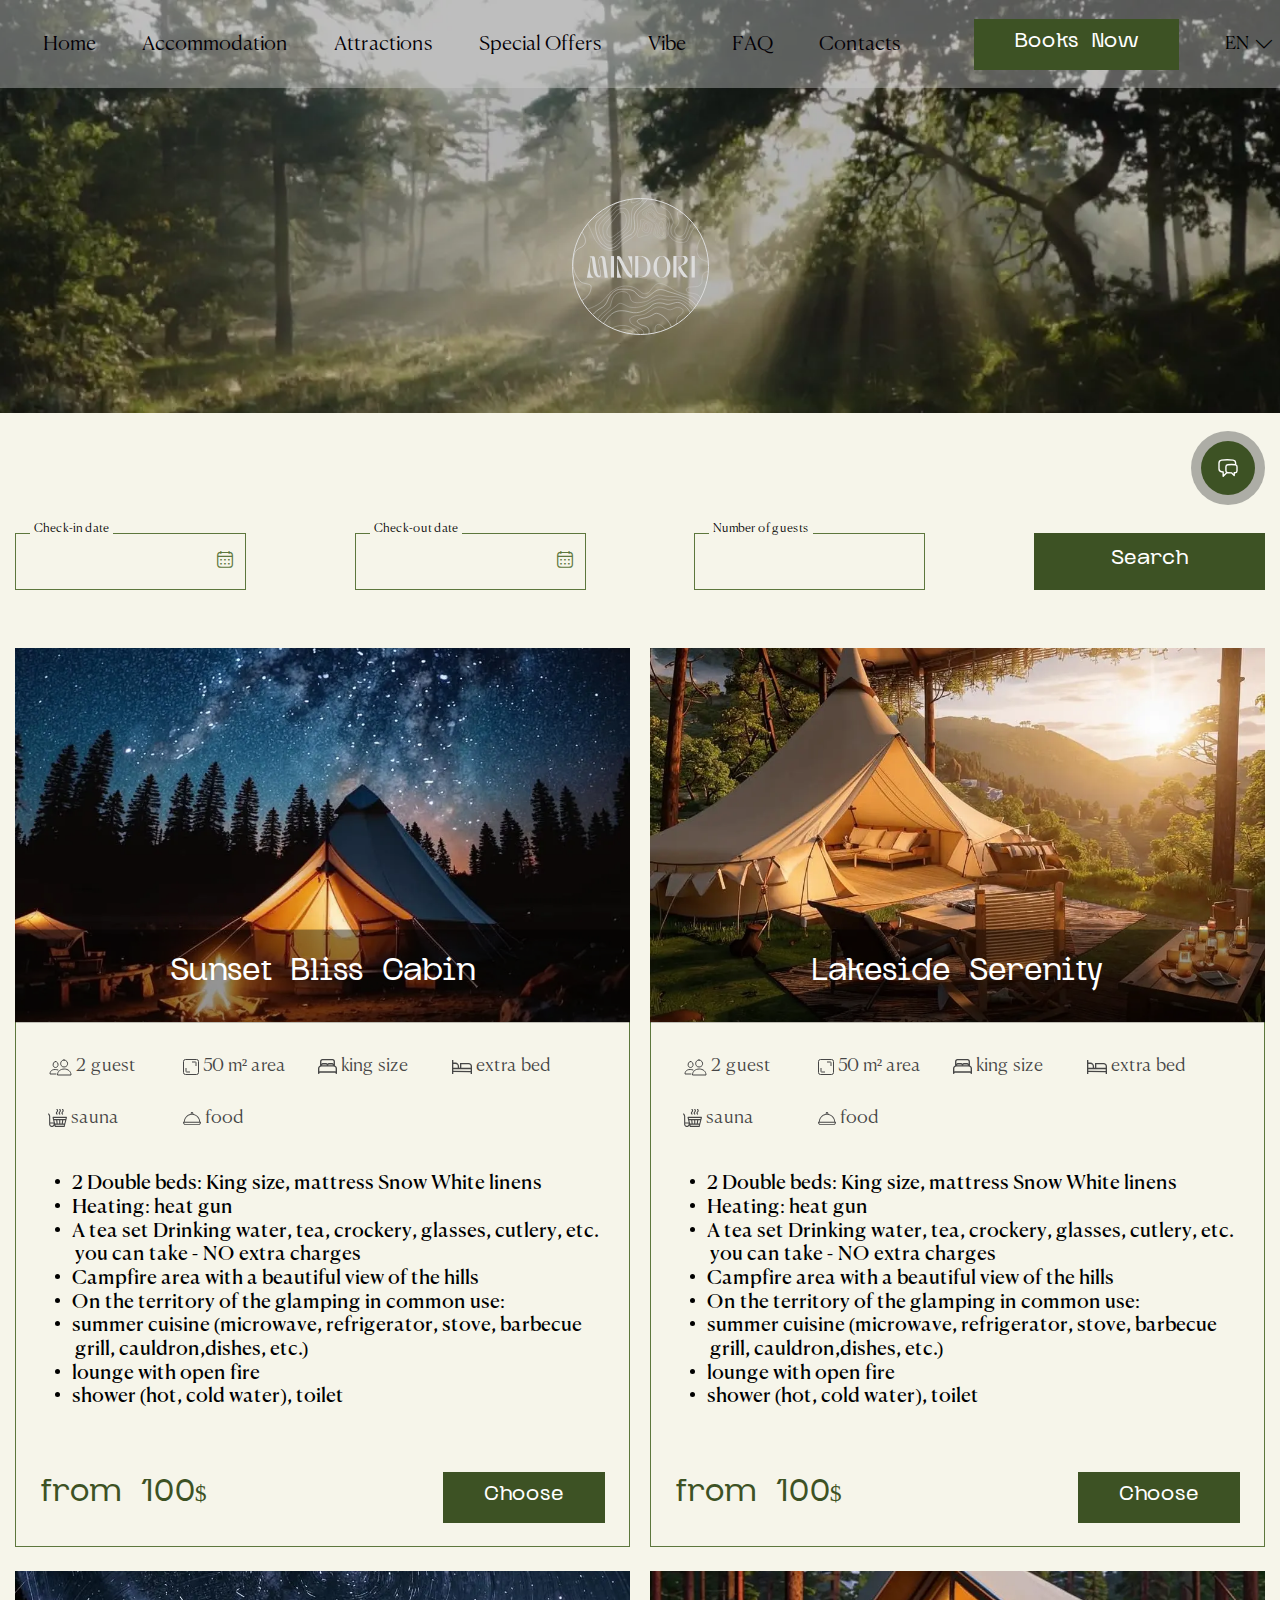
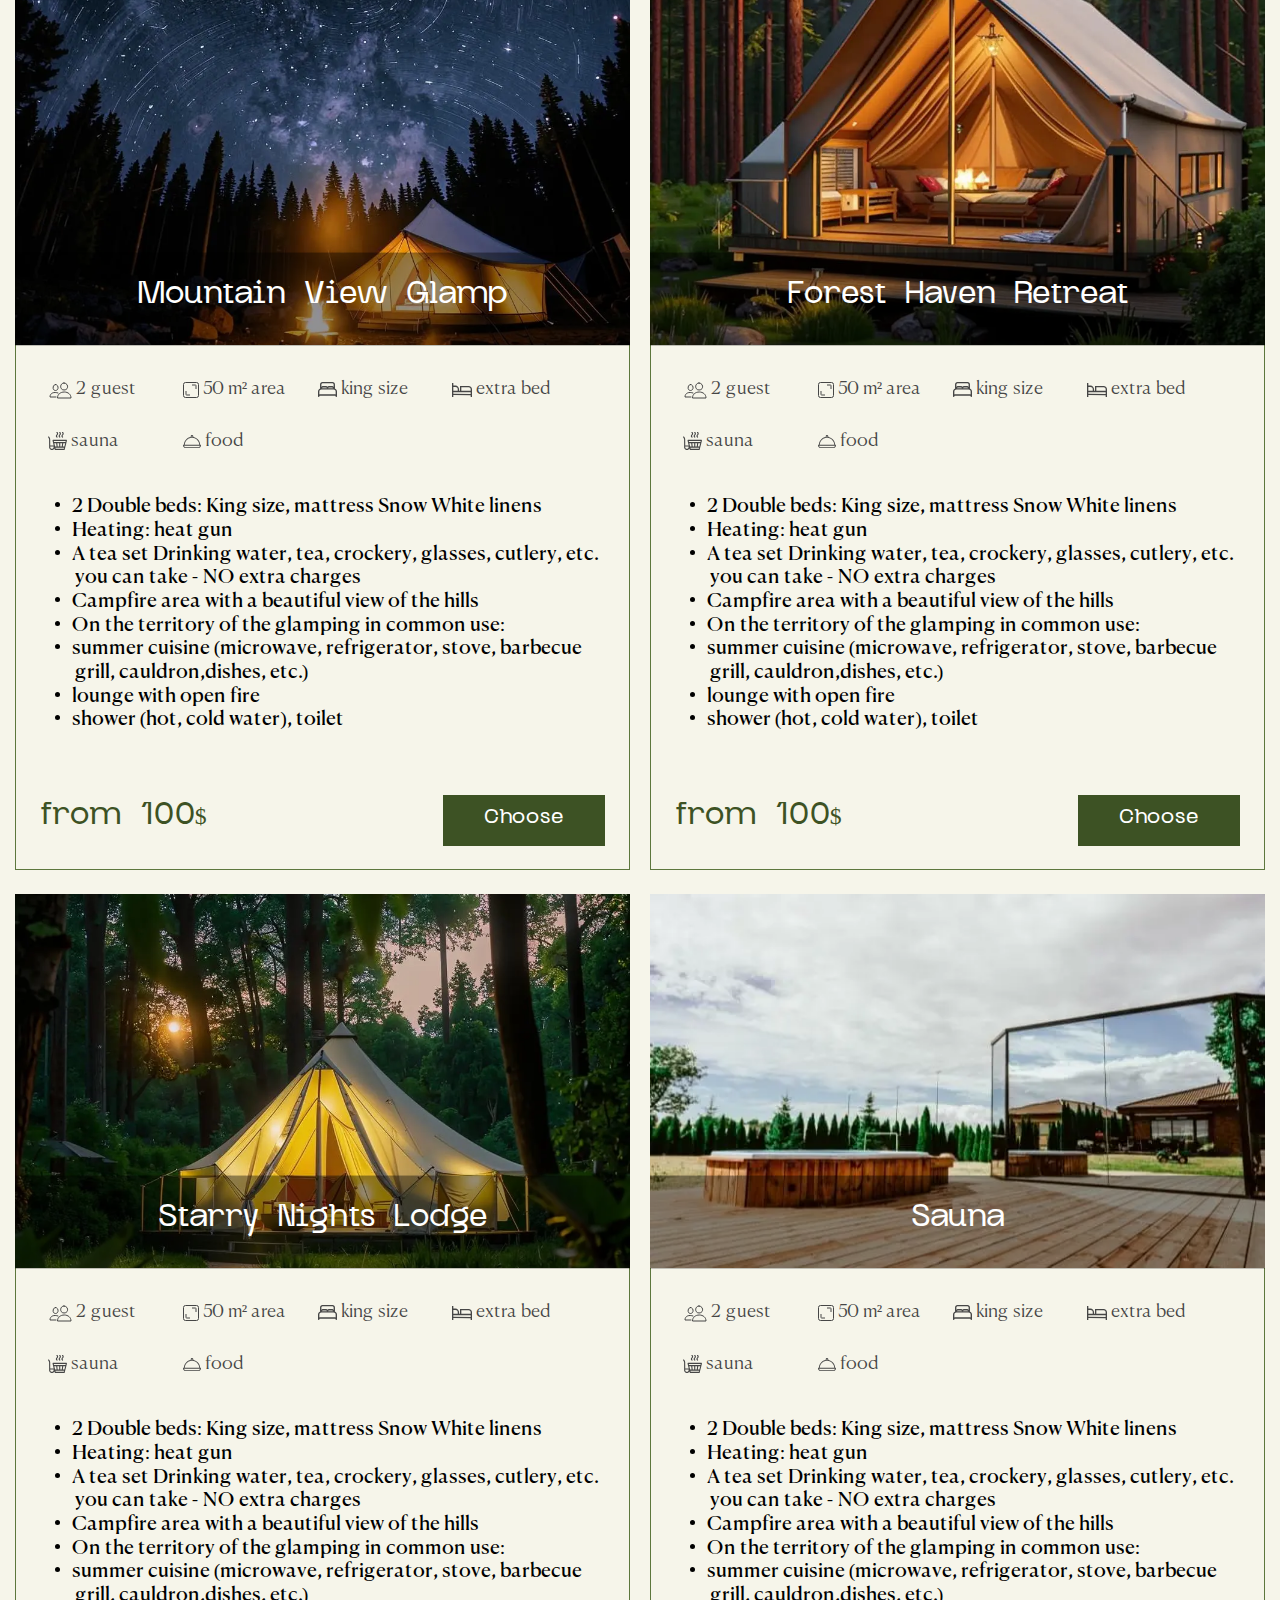
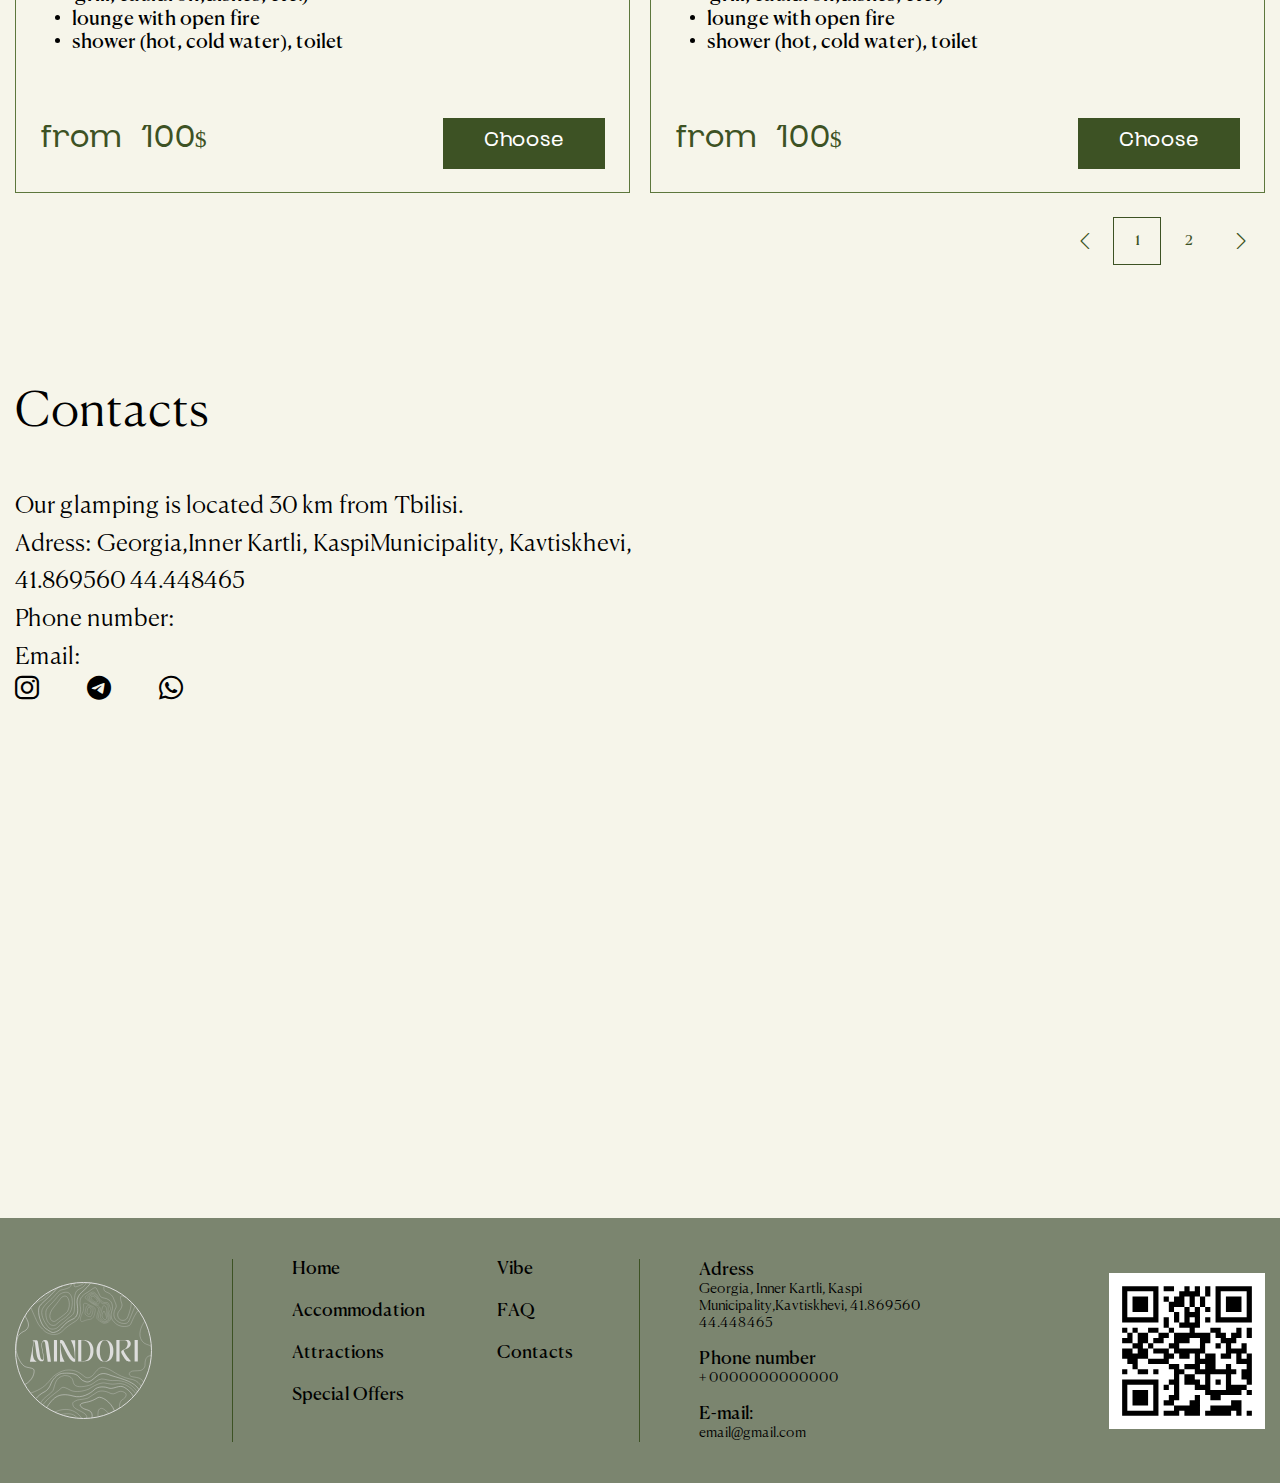
<file: book.html>
<!doctype html>
<html lang="ru">

<head>
	<title data-lang="head__title">Booking</title>
	<meta charset="UTF-8" />
	<meta name="format-detection" content="telephone=no" />
	<!-- <style>body{opacity: 0;}</style> -->
	<link rel="stylesheet" href="https://cdnjs.cloudflare.com/ajax/libs/animate.css/4.1.1/animate.min.css?_v=20240615072432" />
	<link rel="stylesheet" href="css/style.min.css?_v=20240615072432" />
	<!-- <meta name="robots" content="noindex, nofollow"> -->
	<meta name="viewport" content="width=device-width, initial-scale=1.0" />
</head>

<body>
	<div class="wrapper">
		<header class="header header_book-page">
			<div class="header__bg">
				<div class="header__menu menu">
					<nav class="menu__body">
						<ul class="menu__list">
							<li class="menu__item">
								<a data-lang="header__title-1" href="index.html" class="menu__link"></a>
							</li>
							<li class="menu__item">
								<a data-lang="header__title-2" href="index.html#accommodation" class="menu__link"></a>
							</li>
							<li class="menu__item">
								<a data-lang="header__title-3" href="index.html#important" class="menu__link"></a>
							</li>
							<li class="menu__item">
								<a data-lang="header__title-4" href="index.html#offer" class="menu__link"></a>
							</li>
							<li class="menu__item">
								<a data-lang="header__title-5" href="index.html#vibe" class="menu__link"></a>
							</li>
							<li class="menu__item">
								<a data-lang="header__title-6" href="index.html#faq" class="menu__link"></a>
							</li>
							<li class="menu__item">
								<a data-lang="header__title-7" href="index.html#contacts" class="menu__link"></a>
							</li>
						</ul>
					</nav>
					<a data-lang="header__title-8" href="book.html" type="submit" class="menu__button button"></a>
					<div class="menu__translate _icon-arrow-btn">
						<span class="menu__target-lang"></span>
						<div class="menu__sub-menu sub-menu">
							<ul class="sub-menu__list">
								<li data-btn="fr" class="sub-menu__item">FR</li>
								<li data-btn="en" class="sub-menu__item">EN</li>
								<li data-btn="de" class="sub-menu__item">DE</li>
							</ul>
						</div>
					</div>
					<div class="menu__social social">
						<ul class="social__list">
							<li class="social__item">
								<a target="_blank" href="https://web.telegram.org/" class="social__link"><img src="img/header/telegram.svg" alt="" /></a>
							</li>
							<li class="social__item">
								<a target="_blank" href="https://web.whatsapp.com/" class="social__link"><img src="img/header/whatsapp.svg" alt="" /></a>
							</li>
							<li class="social__item">
								<a target="_blank" href="https://instagram.com/" class="social__link"><img src="img/header/instagram.svg" alt="" /></a>
							</li>
						</ul>
					</div>
					<button type="button" class="menu__icon icon-menu"><span></span></button>
				</div>
			</div>
			<div class="header__container">
				<div class="header__content">
					<img src="img/header/logo.svg" alt="Logo" />
				</div>
			</div>
		</header>
		<main class="booking-page">
			<div class="support-block">
				<div class="support-block__container">
					<div class="support-block__message">
						<img src="img/page-booking/icons/message.svg" alt="" />
					</div>
				</div>
			</div>
			<div class="search-reserve">
				<div class="search-reserve__container">
					<div class="search-reserve__content">
						<div class="search-reserve__line _icon-calendar-input">
							<label class="search-reserve__label" data-lang="form-in-date"></label>
							<input id="date-in" autocomplete="off" type="text" name="form[]" data-error="Ошибка" data-calendar-start placeholder="" class="search-reserve__input" value="" />
						</div>
						<div class="search-reserve__line _icon-calendar-input">
							<label class="search-reserve__label" data-lang="form-out-date"></label>
							<input id="date-out" autocomplete="off" type="text" name="form[]" data-error="Ошибка" data-calendar-end placeholder="" class="search-reserve__input" value="" />
						</div>
						<div class="search-reserve__line">
							<label class="search-reserve__label" data-lang="form-number-guests"></label>
							<input id="number-guests" autocomplete="off" type="number" name="form[]" data-error="Ошибка" placeholder="" class="search-reserve__input" min="0" data-max="4" />
						</div>
						<button type="submit" class="search-reserve__button button" data-lang="form-btn"></button>
					</div>
				</div>
			</div>
			<div class="cards-block">
				<div class="cards-block__container">
					<div id="booking-cards" class="cards-block__content">

					</div>
					<div id="pagination" class="cards-block__pagination pagination-cards"></div>
				</div>
			</div>
	</div>
	<section id="contacts" class="contacts">
		<div class="contacts__container">
			<h2 data-lang="contacts-title" class="contacts__title title-block"></h2>
			<div class="contacts__content">
				<div class="contacts__text">
					<p data-lang="contacts-text-1"></p>
					<p data-lang="contacts-text-2"></p>
					<p>41.869560 44.448465</p>
					<p data-lang="contacts-text-3"></p>
					<p data-lang="contacts-text-4"></p>
				</div>
				<div class="contacts__social">
					<a target="_blank" href="https://instagram.com/" class="contacts__instagram _icon-instagram"></a>
					<a target="_blank" href="https://web.telegram.org/" class="contacts__telegram _icon-telegram"></a>
					<a target="_blank" href="https://web.whatsapp.com/" class="contacts__whatsapp _icon-whatsapp"></a>
				</div>
				<iframe class="contacts__map" src="https://www.google.com/maps/embed?pb=!1m17!1m12!1m3!1d2971.0830324289163!2d44.44589007688265!3d41.86955997124271!2m3!1f0!2f0!3f0!3m2!1i1024!2i768!4f13.1!3m2!1m1!2zNDHCsDUyJzEwLjQiTiA0NMKwMjYnNTQuNSJF!5e0!3m2!1sru!2sru!4v1707481654689!5m2!1sru!2sru" width="600" height="450" style="border: 0" allowfullscreen="" loading="lazy" referrerpolicy="no-referrer-when-downgrade"></iframe>
			</div>
		</div>
	</section>

	</main>
	<footer class="footer">
		<div class="footer__container">
			<div class="footer__content">
				<div class="footer__logo">
					<img src="img/footer/logo-footer.svg" alt="Logo" />
				</div>
				<div class="footer__links links-footer">
					<ul class="links-footer__column">
						<li class="links-footer__item">
							<a data-lang="footer-link-1" href="index.html" class="links-footer__link"></a>
						</li>
						<li class="links-footer__item">
							<a data-lang="footer-link-2" href="index.html#accommodation" class="links-footer__link"></a>
						</li>
						<li class="links-footer__item">
							<a data-lang="footer-link-3" href="index.html#important" class="links-footer__link"></a>
						</li>
						<li class="links-footer__item">
							<a data-lang="footer-link-4" href="index.html#offer" class="links-footer__link"></a>
						</li>
					</ul>
					<ul class="links-footer__column">
						<li class="links-footer__item">
							<a data-lang="footer-link-5" href="index.html#vibe" class="links-footer__link"></a>
						</li>
						<li class="links-footer__item">
							<a data-lang="footer-link-6" href="index.html#faq" class="links-footer__link"></a>
						</li>
						<li class="links-footer__item">
							<a data-lang="footer-link-7" href="index.html#contacts" class="links-footer__link"></a>
						</li>
					</ul>
				</div>
				<div class="footer__info info-footer">
					<div class="info-footer__block">
						<div data-lang="footer-sub-title-1" class="info-footer__sub-title"></div>
						<div data-lang="footer-sub-text-1" class="info-footer__text"></div>
					</div>
					<div class="info-footer__block">
						<div data-lang="footer-sub-title-2" class="info-footer__sub-title"></div>
						<div class="info-footer__text">+ 0000000000000</div>
					</div>
					<div class="info-footer__block">
						<div data-lang="footer-sub-title-3" class="info-footer__sub-title"></div>
						<div class="info-footer__text">email@gmail.com</div>
					</div>
				</div>
				<div class="footer__social">
					<a href="" class="footer__instagram _icon-instagram"></a>
					<a href="" class="footer__telegram _icon-telegram"></a>
					<a href="" class="footer__whatsapp _icon-whatsapp"></a>
				</div>
				<div class="footer__qrcode">
					<img src="img/footer/qrcode.svg" alt="QR-Code" />
				</div>
			</div>
		</div>
	</footer>

	</div>
	<!-- <div id="popup" aria-hidden="true" class="popup">
	<div class="popup__wrapper">
		<div class="popup__content">
			<button data-close type="button" class="popup__close">Закрыть</button>
			<div class="popup__text">
				Text
			</div>
		</div>
	</div>
</div> -->
	<script src="js/app.min.js?_v=20240615072432"></script>

</body>

</html>
</file>
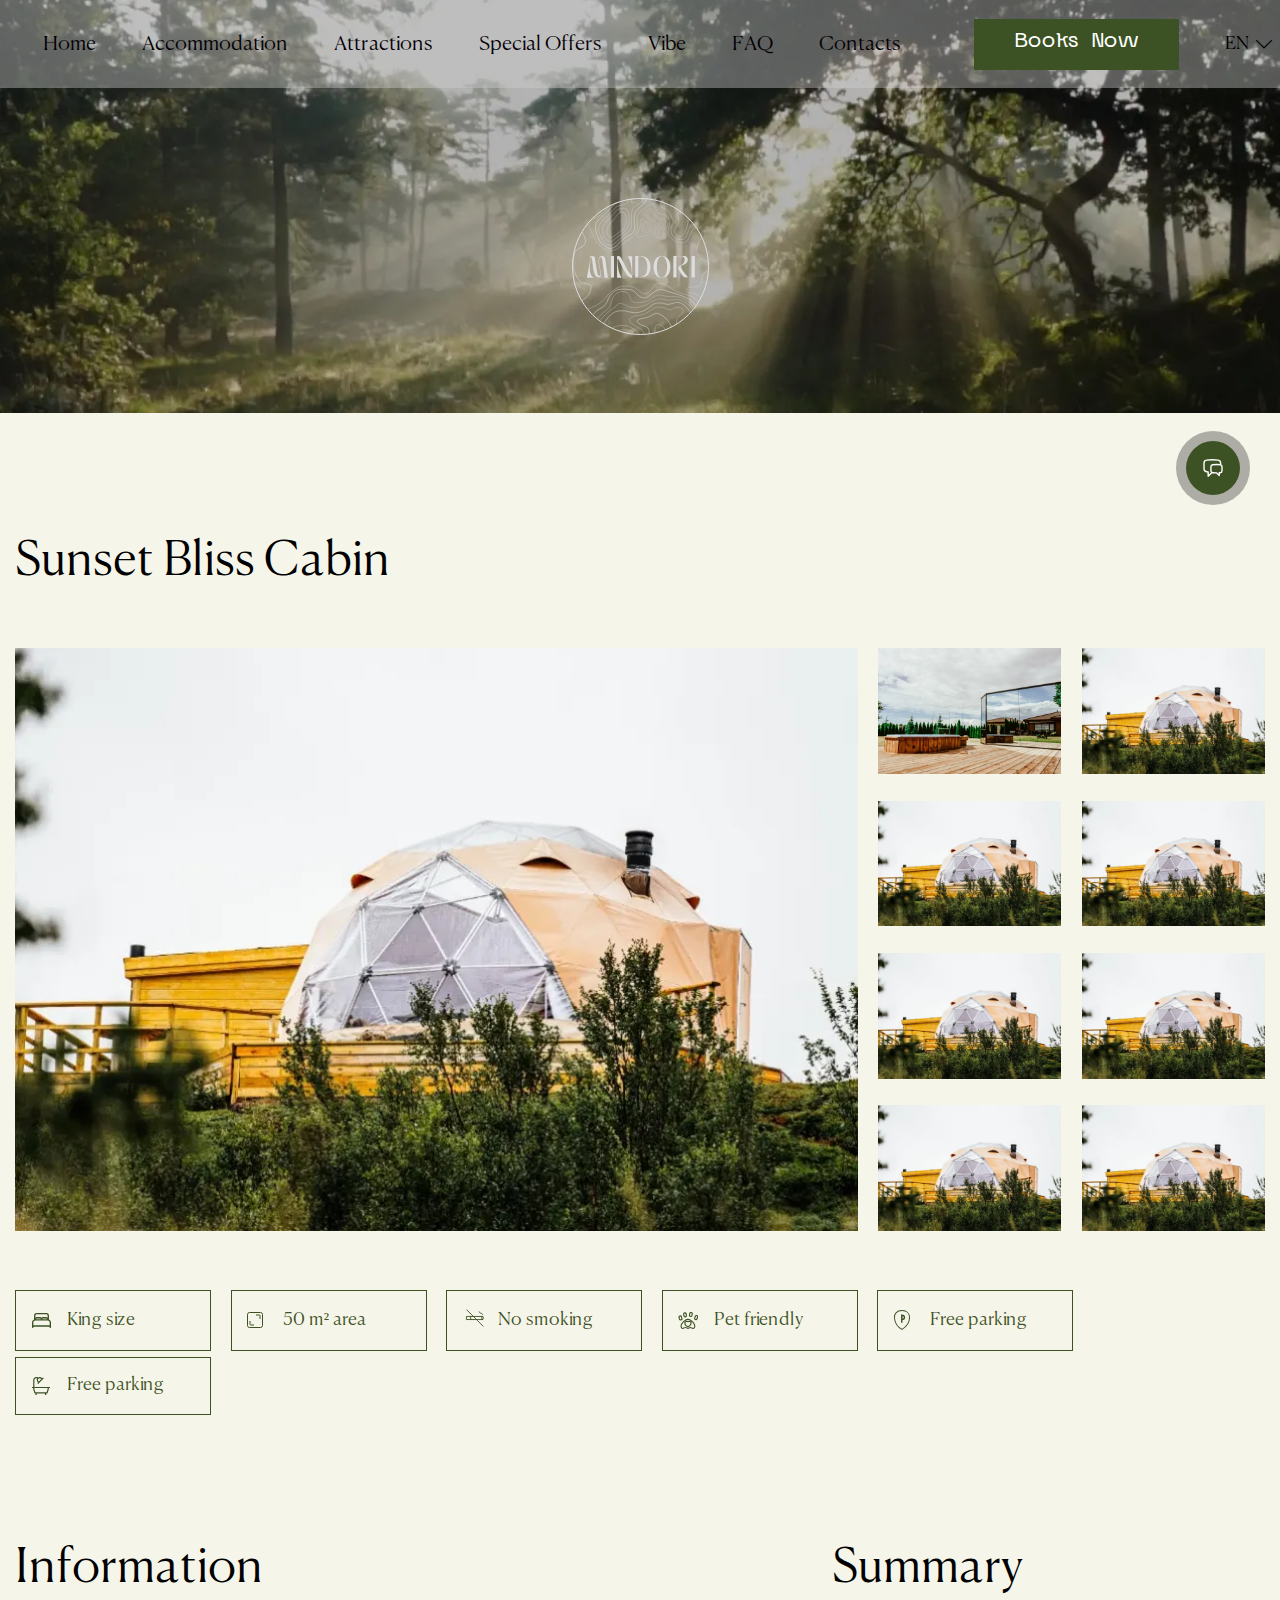
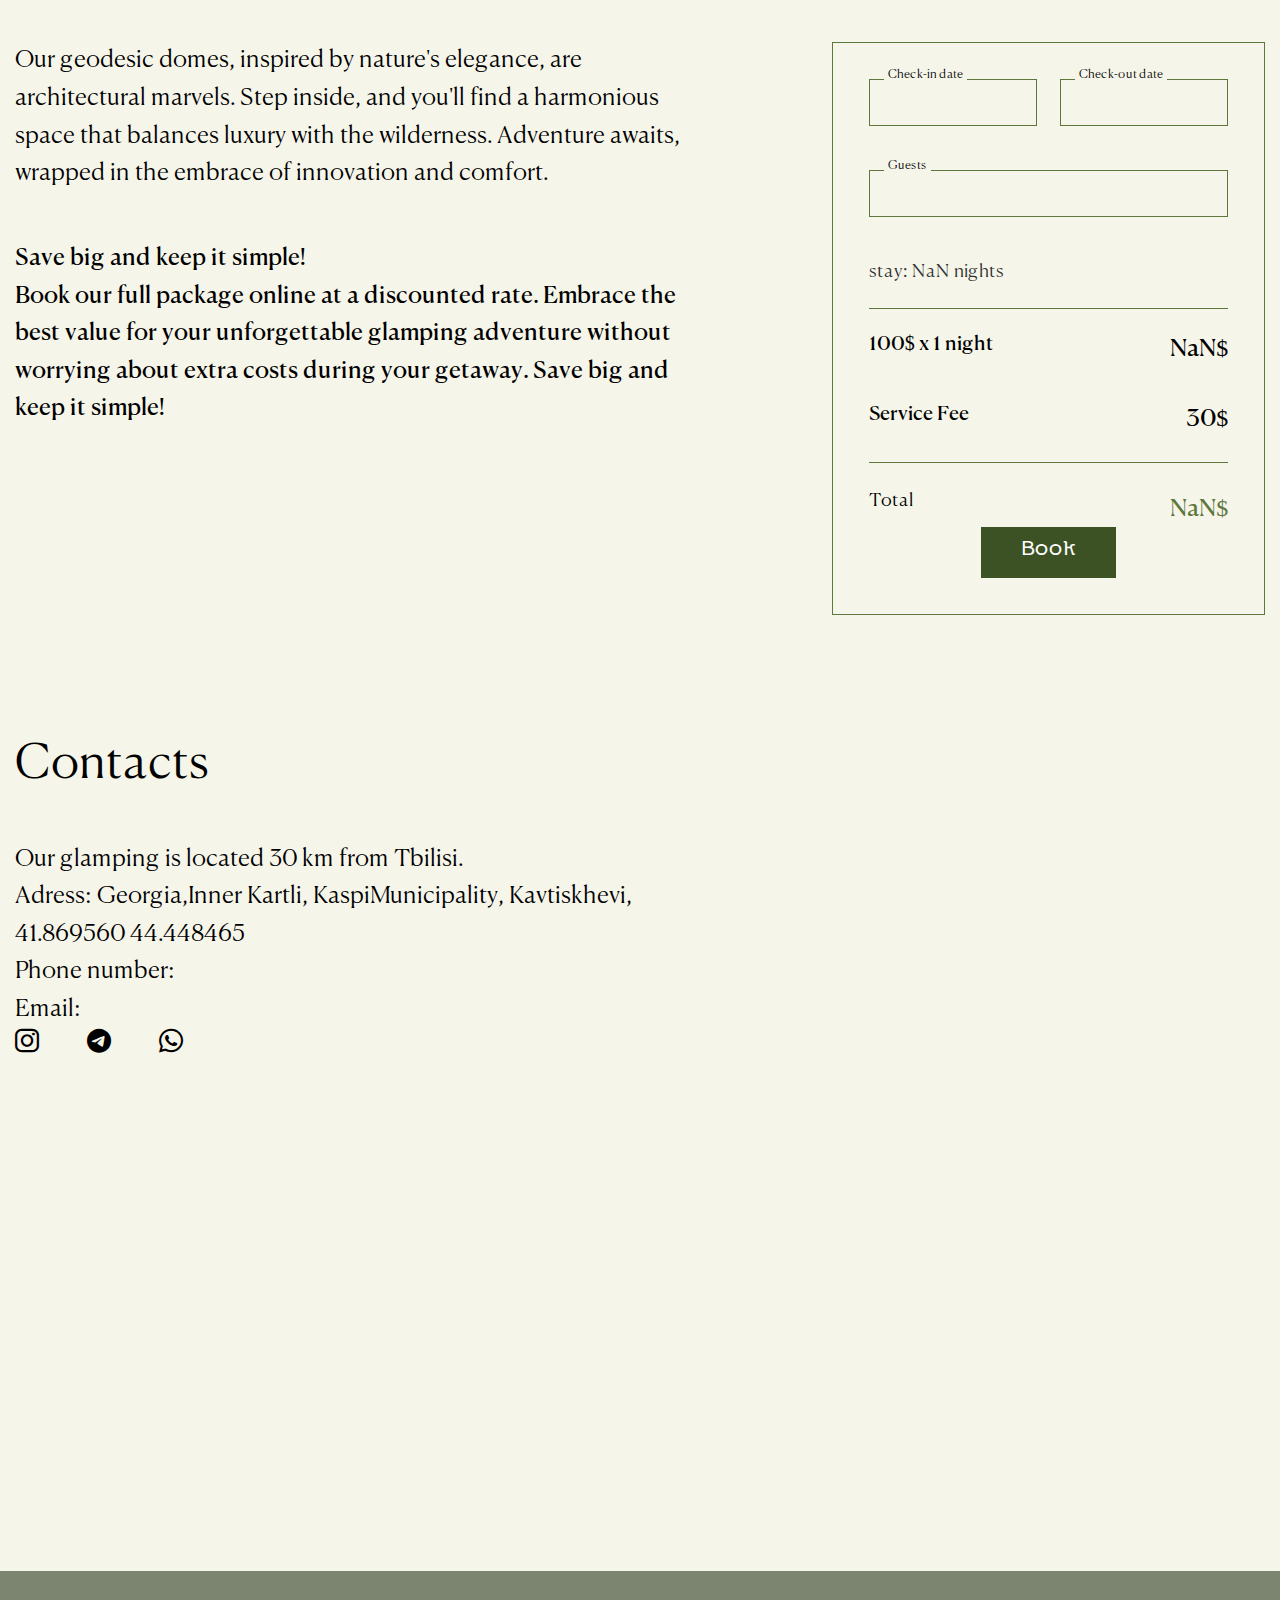
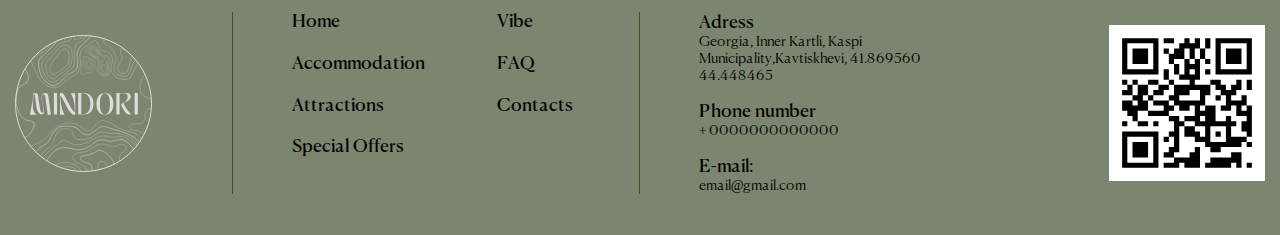
<file: card-page.html>
<!doctype html>
<html lang="ru">

<head>
	<title data-lang="head__title">Card-page</title>
	<meta charset="UTF-8" />
	<meta name="format-detection" content="telephone=no" />
	<!-- <style>body{opacity: 0;}</style> -->
	<link rel="stylesheet" href="https://cdnjs.cloudflare.com/ajax/libs/animate.css/4.1.1/animate.min.css?_v=20240615072432" />
	<link rel="stylesheet" href="css/style.min.css?_v=20240615072432" />
	<!-- <meta name="robots" content="noindex, nofollow"> -->
	<meta name="viewport" content="width=device-width, initial-scale=1.0" />
</head>

<body>
	<div class="wrapper">
		<header class="header header_book-page">
			<div class="header__bg">
				<div class="header__menu menu">
					<nav class="menu__body">
						<ul class="menu__list">
							<li class="menu__item">
								<a data-lang="header__title-1" href="index.html" class="menu__link"></a>
							</li>
							<li class="menu__item">
								<a data-lang="header__title-2" href="index.html#accommodation" class="menu__link"></a>
							</li>
							<li class="menu__item">
								<a data-lang="header__title-3" href="index.html#important" class="menu__link"></a>
							</li>
							<li class="menu__item">
								<a data-lang="header__title-4" href="index.html#offer" class="menu__link"></a>
							</li>
							<li class="menu__item">
								<a data-lang="header__title-5" href="index.html#vibe" class="menu__link"></a>
							</li>
							<li class="menu__item">
								<a data-lang="header__title-6" href="index.html#faq" class="menu__link"></a>
							</li>
							<li class="menu__item">
								<a data-lang="header__title-7" href="index.html#contacts" class="menu__link"></a>
							</li>
						</ul>
					</nav>
					<a data-lang="header__title-8" href="book.html" type="submit" class="menu__button button"></a>
					<div class="menu__translate _icon-arrow-btn">
						<span class="menu__target-lang"></span>
						<div class="menu__sub-menu sub-menu">
							<ul class="sub-menu__list">
								<li data-btn="fr" class="sub-menu__item">FR</li>
								<li data-btn="en" class="sub-menu__item">EN</li>
								<li data-btn="de" class="sub-menu__item">DE</li>
							</ul>
						</div>
					</div>
					<div class="menu__social social">
						<ul class="social__list">
							<li class="social__item">
								<a target="_blank" href="https://web.telegram.org/" class="social__link"><img src="img/header/telegram.svg" alt="" /></a>
							</li>
							<li class="social__item">
								<a target="_blank" href="https://web.whatsapp.com/" class="social__link"><img src="img/header/whatsapp.svg" alt="" /></a>
							</li>
							<li class="social__item">
								<a target="_blank" href="https://instagram.com/" class="social__link"><img src="img/header/instagram.svg" alt="" /></a>
							</li>
						</ul>
					</div>
					<button type="button" class="menu__icon icon-menu"><span></span></button>
				</div>
			</div>
			<div class="header__container">
				<div class="header__content">
					<img src="img/header/logo.svg" alt="Logo" />
				</div>
			</div>
		</header>
		<main class="card-page">
			<div class="card-page__container">
				<div class="card-page__support support-block">
					<div class="support-block__container">
						<div class="support-block__message">
							<img src="img/page-booking/icons/message.svg" alt="" />
						</div>
					</div>
				</div>
				<section class="card-page__view view-block">
					<h2 class="view-block__title title-block" data-lang="card-title-1"></h2>
					<div class="view-block__gallery">
						<div class="view-block__pictures">
							<div id="mainImage" class="view-block__small-picture">
								<picture><source srcset="img/card-page/main.webp" type="image/webp"><img src="img/card-page/main.png" alt="" /></picture>
							</div>
							<div class="view-block__small-pictures">
								<div class="view-block__small-picture">
									<picture><source srcset="img/card-page/home-2.webp" type="image/webp"><img class="view-block__img" src="img/card-page/home-2.png" alt="" /></picture>
								</div>
								<div class="view-block__small-picture">
									<picture><source srcset="img/card-page/small.webp" type="image/webp"><img class="view-block__img" src="img/card-page/small.png" alt="" /></picture>
								</div>
								<div class="view-block__small-picture">
									<picture><source srcset="img/card-page/small.webp" type="image/webp"><img class="view-block__img" src="img/card-page/small.png" alt="" /></picture>
								</div>
								<div class="view-block__small-picture">
									<picture><source srcset="img/card-page/small.webp" type="image/webp"><img class="view-block__img" src="img/card-page/small.png" alt="" /></picture>
								</div>
								<div class="view-block__small-picture">
									<picture><source srcset="img/card-page/small.webp" type="image/webp"><img class="view-block__img" src="img/card-page/small.png" alt="" /></picture>
								</div>
								<div class="view-block__small-picture">
									<picture><source srcset="img/card-page/small.webp" type="image/webp"><img class="view-block__img" src="img/card-page/small.png" alt="" /></picture>
								</div>
								<div class="view-block__small-picture">
									<picture><source srcset="img/card-page/small.webp" type="image/webp"><img class="view-block__img" src="img/card-page/small.png" alt="" /></picture>
								</div>
								<div class="view-block__small-picture">
									<picture><source srcset="img/card-page/small.webp" type="image/webp"><img class="view-block__img" src="img/card-page/small.png" alt="" /></picture>
								</div>
							</div>
						</div>
						<div class="view-block__permissions permissions-view">
							<div class="permissions-view__item">
								<img src="img/card-page/icons/bed.svg" alt="" />
								<div class="permissions-view__text" data-lang="card-convenience-bed"></div>
							</div>
							<div class="permissions-view__item">
								<img src="img/card-page/icons/area.svg" alt="" />
								<div class="permissions-view__text" data-lang="card-convenience-area"></div>
							</div>
							<div class="permissions-view__item">
								<img src="img/card-page/icons/smoke.svg" alt="" />
								<div class="permissions-view__text" data-lang="card-convenience-smoking"></div>
							</div>
							<div class="permissions-view__item">
								<img src="img/card-page/icons/pet.svg" alt="" />
								<div class="permissions-view__text" data-lang="card-convenience-pet"></div>
							</div>
							<div class="permissions-view__item">
								<img src="img/card-page/icons/parking.svg" alt="" />
								<div class="permissions-view__text" data-lang="card-convenience-parking"></div>
							</div>
							<div class="permissions-view__item">
								<img src="img/card-page/icons/bathroom.svg" alt="" />
								<div class="permissions-view__text" data-lang="card-convenience-bath"></div>
							</div>
						</div>
					</div>
				</section>
				<section class="card-page__information-summary">
					<div class="card-page__information information-card-page">
						<h3 class="information-card-page__title title-block" data-lang="card-information-title"></h3>
						<p class="information-card-page__text" data-lang="card-information-text-1"></p>
						<ul class="information-card-page__list"></ul>
						<div class="information-card-page__text information-card-page__text_fw">
							<p data-lang="card-information-under-text-1-1"></p>
							<p data-lang="card-information-under-text-1-2"></p>
						</div>
					</div>
					<div class="card-page__summary summary-card-page">
						<h3 class="summary-card-page__title title-block">Summary</h3>
						<form action="" class="summary-card-page__form form form_summary">
							<div class="form__date-guests">
								<div class="form__line">
									<label data-lang="form-in-date" for="date-1" class="form__label"></label>
									<input id="date-in" autocomplete="off" type="text" name="form[]" data-error="Ошибка" placeholder="" class="form__input form-in" data-calendar-start />
								</div>
								<div class="form__line">
									<label data-lang="form-out-date" for="date-2" class="form__label"></label>
									<input id="date-out" autocomplete="off" type="text" name="form[]" data-error="Ошибка" placeholder="" class="form__input form-out" data-calendar-end />
								</div>
								<div class="form__line form__line_column">
									<label data-lang="form-number-guests" for="guests" class="form__label"></label>
									<input id="number-guests" autocomplete="off" type="number" name="form[]" data-error="Ошибка" placeholder="" class="form__input form-guests" />
								</div>
								<div class="form__nights">
									<p>
										<span data-lang="form-stay">stay</span>: <span id="numb-nights">2</span>
										<span data-lang="form-nights">nights</span>
									</p>
								</div>
							</div>
							<div class="form__price">
								<div class="form__one-nights">
									<p>100$ x 1 <span data-lang="form-nights-price">night</span></p>
									<p class="form__sum"><span id="total-price-nights">200</span>$</p>
								</div>
								<div class="form__service">
									<p data-lang="form-service">Service Fee</p>
									<p class="form__sum"><span id="service-card-page">30</span>$</p>
								</div>
							</div>
							<div class="form__total">
								<p data-lang="form-total">Total</p>
								<p class="form__sum form__sum_all"><span id="total-price">230</span>$</p>
							</div>
							<a href="order.html" type="submit" class="form__button button" data-lang="form-btn">Book</a>
						</form>
					</div>
				</section>
			</div>
			<section id="contacts" class="contacts">
				<div class="contacts__container">
					<h2 data-lang="contacts-title" class="contacts__title title-block"></h2>
					<div class="contacts__content">
						<div class="contacts__text">
							<p data-lang="contacts-text-1"></p>
							<p data-lang="contacts-text-2"></p>
							<p>41.869560 44.448465</p>
							<p data-lang="contacts-text-3"></p>
							<p data-lang="contacts-text-4"></p>
						</div>
						<div class="contacts__social">
							<a target="_blank" href="https://instagram.com/" class="contacts__instagram _icon-instagram"></a>
							<a target="_blank" href="https://web.telegram.org/" class="contacts__telegram _icon-telegram"></a>
							<a target="_blank" href="https://web.whatsapp.com/" class="contacts__whatsapp _icon-whatsapp"></a>
						</div>
						<iframe class="contacts__map" src="https://www.google.com/maps/embed?pb=!1m17!1m12!1m3!1d2971.0830324289163!2d44.44589007688265!3d41.86955997124271!2m3!1f0!2f0!3f0!3m2!1i1024!2i768!4f13.1!3m2!1m1!2zNDHCsDUyJzEwLjQiTiA0NMKwMjYnNTQuNSJF!5e0!3m2!1sru!2sru!4v1707481654689!5m2!1sru!2sru" width="600" height="450" style="border: 0" allowfullscreen="" loading="lazy" referrerpolicy="no-referrer-when-downgrade"></iframe>
					</div>
				</div>
			</section>

		</main>
		<footer class="footer">
			<div class="footer__container">
				<div class="footer__content">
					<div class="footer__logo">
						<img src="img/footer/logo-footer.svg" alt="Logo" />
					</div>
					<div class="footer__links links-footer">
						<ul class="links-footer__column">
							<li class="links-footer__item">
								<a data-lang="footer-link-1" href="index.html" class="links-footer__link"></a>
							</li>
							<li class="links-footer__item">
								<a data-lang="footer-link-2" href="index.html#accommodation" class="links-footer__link"></a>
							</li>
							<li class="links-footer__item">
								<a data-lang="footer-link-3" href="index.html#important" class="links-footer__link"></a>
							</li>
							<li class="links-footer__item">
								<a data-lang="footer-link-4" href="index.html#offer" class="links-footer__link"></a>
							</li>
						</ul>
						<ul class="links-footer__column">
							<li class="links-footer__item">
								<a data-lang="footer-link-5" href="index.html#vibe" class="links-footer__link"></a>
							</li>
							<li class="links-footer__item">
								<a data-lang="footer-link-6" href="index.html#faq" class="links-footer__link"></a>
							</li>
							<li class="links-footer__item">
								<a data-lang="footer-link-7" href="index.html#contacts" class="links-footer__link"></a>
							</li>
						</ul>
					</div>
					<div class="footer__info info-footer">
						<div class="info-footer__block">
							<div data-lang="footer-sub-title-1" class="info-footer__sub-title"></div>
							<div data-lang="footer-sub-text-1" class="info-footer__text"></div>
						</div>
						<div class="info-footer__block">
							<div data-lang="footer-sub-title-2" class="info-footer__sub-title"></div>
							<div class="info-footer__text">+ 0000000000000</div>
						</div>
						<div class="info-footer__block">
							<div data-lang="footer-sub-title-3" class="info-footer__sub-title"></div>
							<div class="info-footer__text">email@gmail.com</div>
						</div>
					</div>
					<div class="footer__social">
						<a href="" class="footer__instagram _icon-instagram"></a>
						<a href="" class="footer__telegram _icon-telegram"></a>
						<a href="" class="footer__whatsapp _icon-whatsapp"></a>
					</div>
					<div class="footer__qrcode">
						<img src="img/footer/qrcode.svg" alt="QR-Code" />
					</div>
				</div>
			</div>
		</footer>

	</div>
	<!-- <div id="popup" aria-hidden="true" class="popup">
	<div class="popup__wrapper">
		<div class="popup__content">
			<button data-close type="button" class="popup__close">Закрыть</button>
			<div class="popup__text">
				Text
			</div>
		</div>
	</div>
</div> -->
	<script src="js/app.min.js?_v=20240615072432"></script>

</body>

</html>

<!-- <section class="card-page__information-summary">
  <article class="card-page__information information-card-page">
    <h3 class="information-card-page__title title-block" data-lang="card-information-title"></h3>
    <p class="information-card-page__text" data-lang="card-information-text-1"></p>
    <ul class="information-card-page__list"></ul>
    <div class="information-card-page__text information-card-page__text_fw">
      <p data-lang="card-information-under-text-1-1"></p>
      <p data-lang="card-information-under-text-1-2"></p>
    </div>
  </article>
  <aside class="card-page__summary summary-card-page">
    <h3 class="summary-card-page__title title-block">Summary</h3>
    <form action="" class="summary-card-page__form form form_summary">
      <div class="form__date-guests">
        <div class="form__line">
          <label data-lang="form-in-date" for="date-1" class="form__label"></label>
          <input
            id="date-in"
            autocomplete="off"
            type="text"
            name="form[]"
            data-error="Ошибка"
            placeholder=""
            class="form__input form-in"
            data-calendar-start
          />
        </div>
        <div class="form__line">
          <label data-lang="form-out-date" for="date-2" class="form__label"></label>
          <input
            id="date-out"
            autocomplete="off"
            type="text"
            name="form[]"
            data-error="Ошибка"
            placeholder=""
            class="form__input form-out"
            data-calendar-end
          />
        </div>
        <div class="form__line form__line_column">
          <label data-lang="form-number-guests" for="guests" class="form__label"></label>
          <input
            id="number-guests"
            autocomplete="off"
            type="number"
            name="form[]"
            data-error="Ошибка"
            placeholder=""
            class="form__input form-guests"
          />
        </div>
        <div class="form__nights">
          <p>
            <span data-lang="form-stay">stay</span>: <span id="numb-nights">2</span>
            <span data-lang="form-nights">nights</span>
          </p>
        </div>
      </div>
      <div class="form__price">
        <div class="form__one-nights">
          <p>100$ x 1 <span data-lang="form-nights-price">night</span></p>
          <p class="form__sum"><span id="total-price-nights">200</span>$</p>
        </div>
        <div class="form__service">
          <p data-lang="form-service">Service Fee</p>
          <p class="form__sum"><span id="service-card-page">30</span>$</p>
        </div>
      </div>
      <div class="form__total">
        <p data-lang="form-total">Total</p>
        <p class="form__sum form__sum_all"><span id="total-price">230</span>$</p>
      </div>
      <button type="submit" class="form__button button" data-lang="form-btn">Book</button>
    </form>
  </aside>
</section> -->
</file>
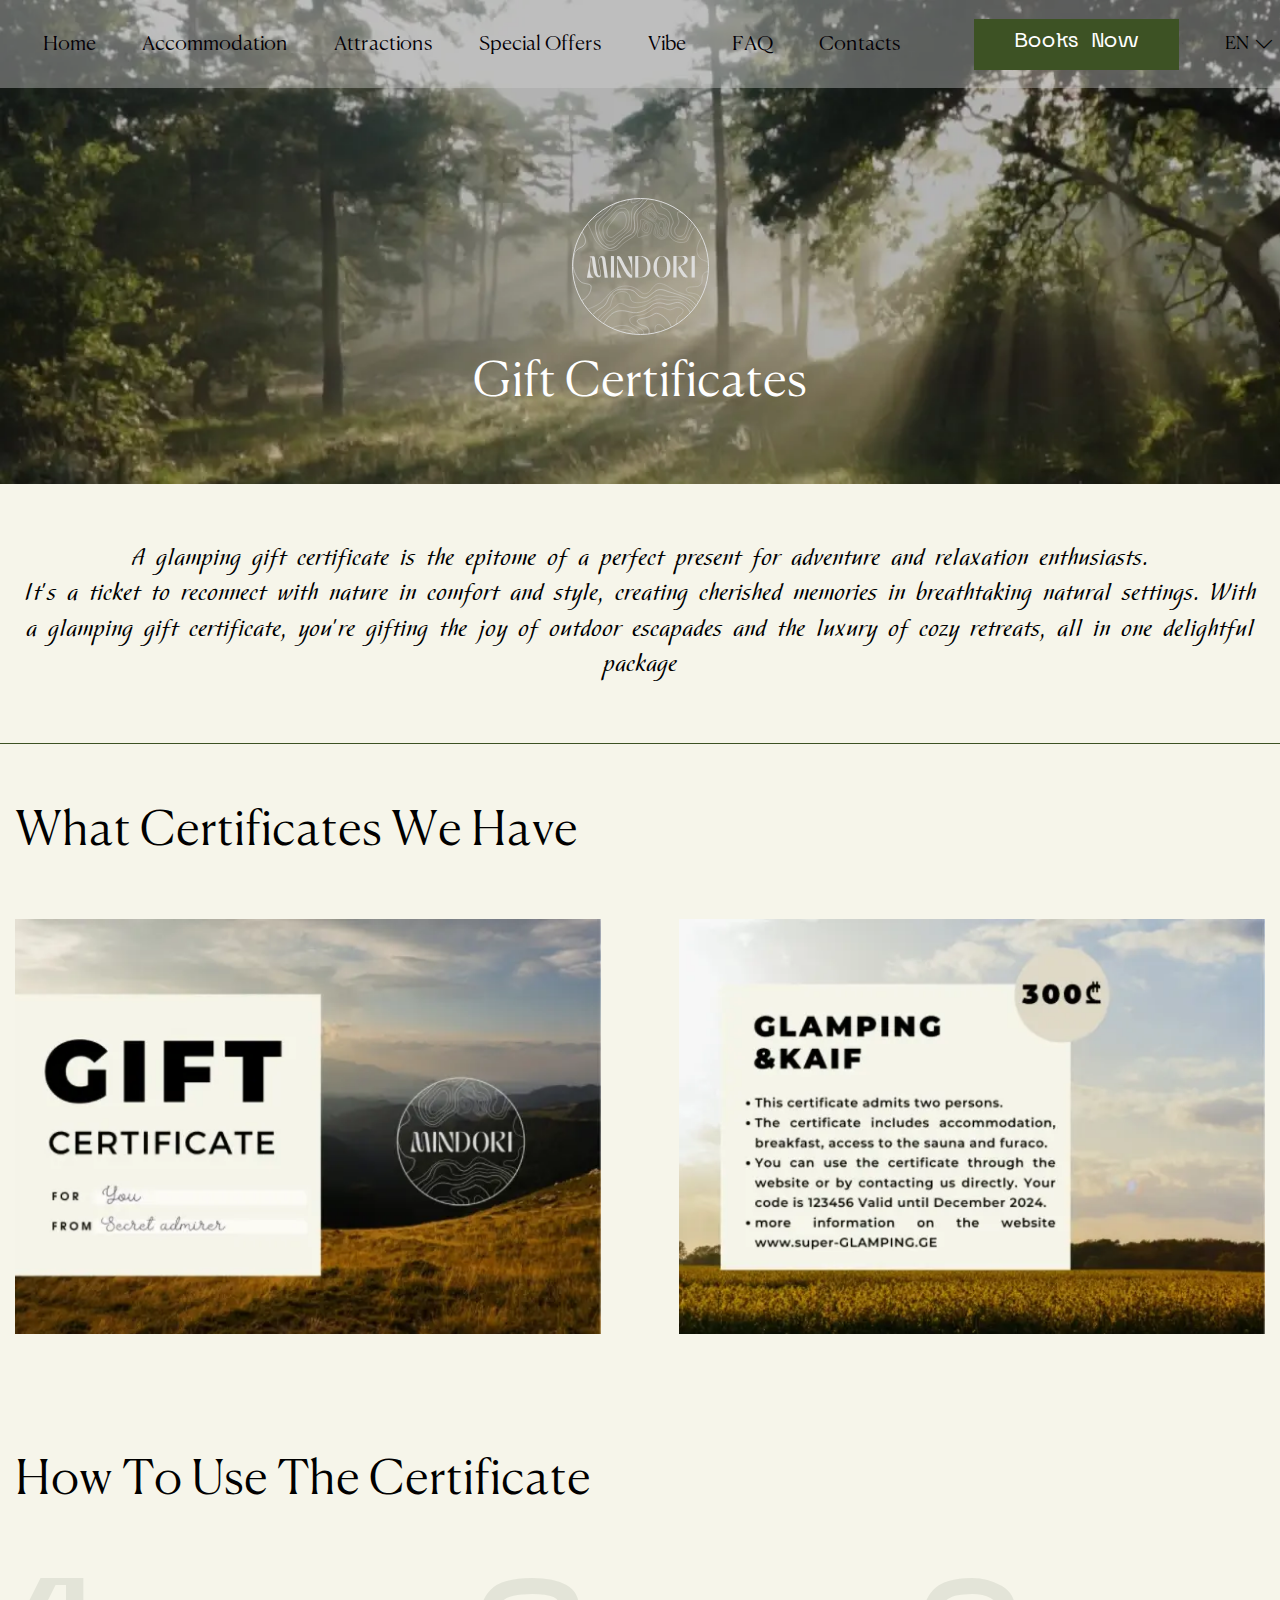
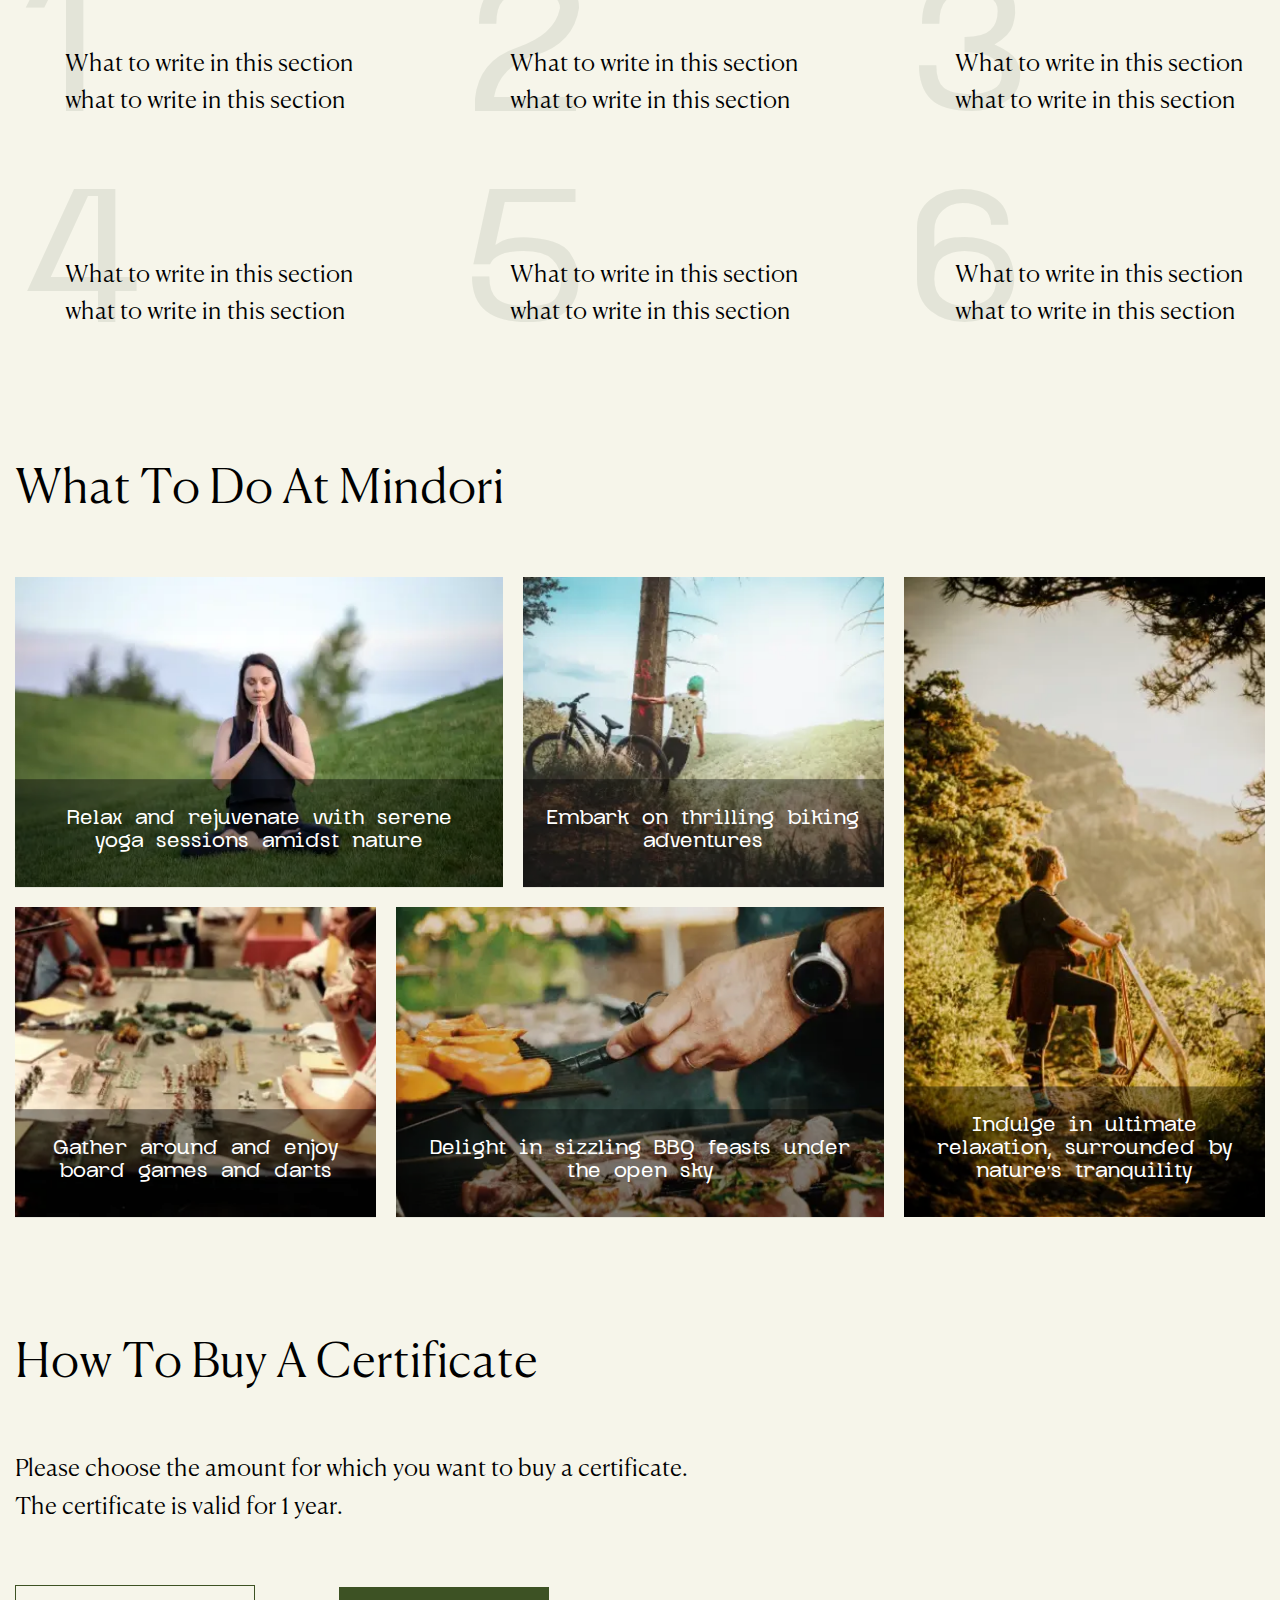
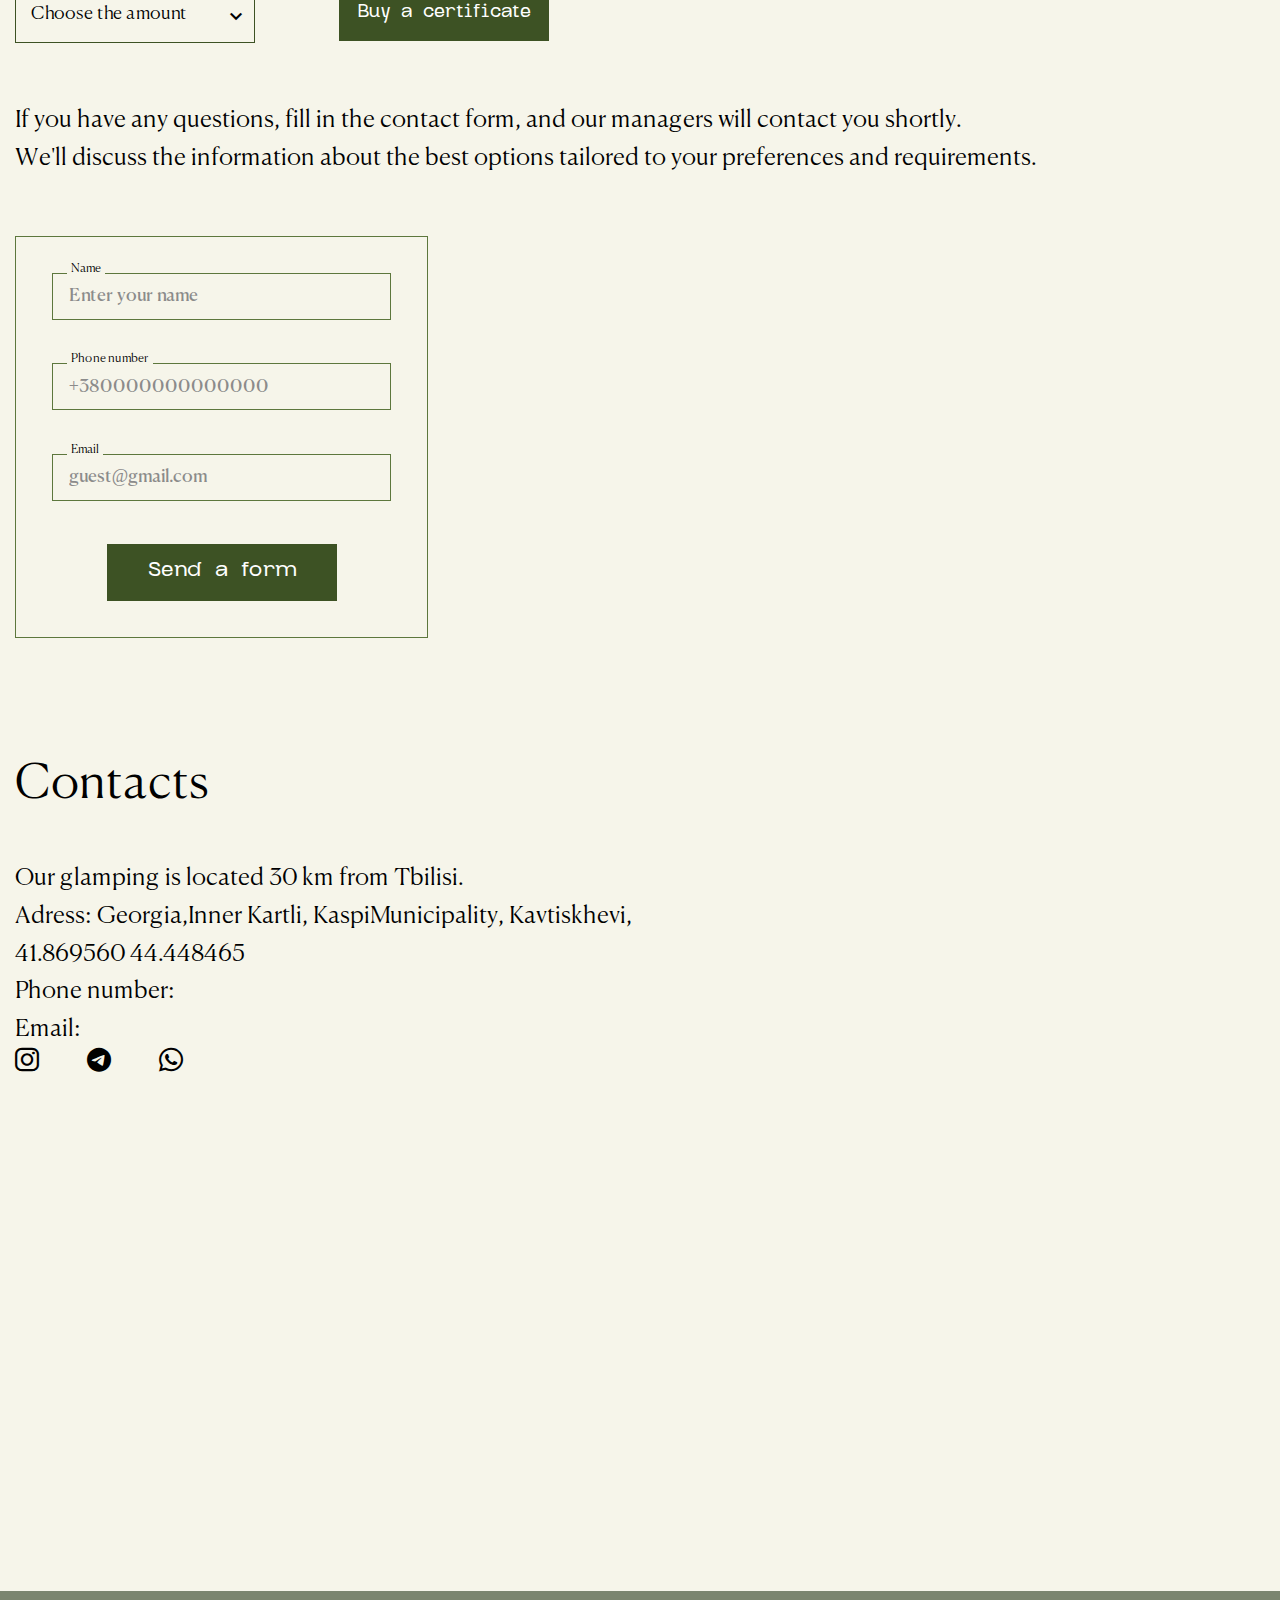
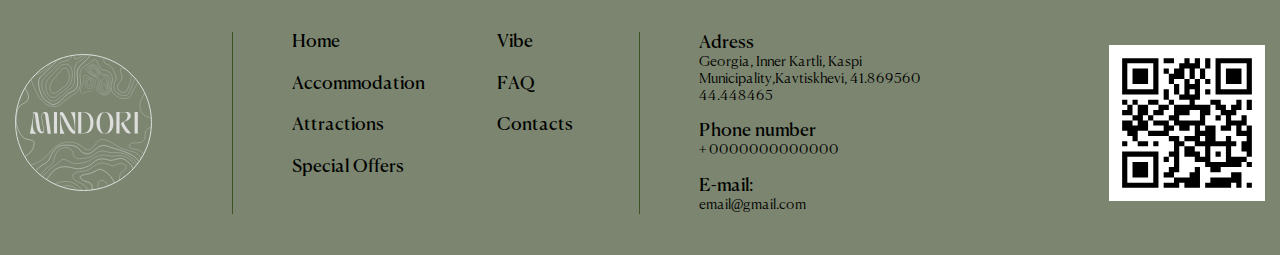
<file: certificates.html>
<!doctype html>
<html lang="ru">

<head>
	<title data-lang="head__title">Certificates</title>
	<meta charset="UTF-8" />
	<meta name="format-detection" content="telephone=no" />
	<!-- <style>body{opacity: 0;}</style> -->
	<link rel="stylesheet" href="https://cdnjs.cloudflare.com/ajax/libs/animate.css/4.1.1/animate.min.css?_v=20240615072432" />
	<link rel="stylesheet" href="css/style.min.css?_v=20240615072432" />
	<!-- <meta name="robots" content="noindex, nofollow"> -->
	<meta name="viewport" content="width=device-width, initial-scale=1.0" />
</head>

<body>
	<div class="wrapper">
		<header class="header header_book-page">
			<div class="header__bg">
				<div class="header__menu menu">
					<nav class="menu__body">
						<ul class="menu__list">
							<li class="menu__item">
								<a data-lang="header__title-1" href="index.html" class="menu__link"></a>
							</li>
							<li class="menu__item">
								<a data-lang="header__title-2" href="index.html#accommodation" class="menu__link"></a>
							</li>
							<li class="menu__item">
								<a data-lang="header__title-3" href="index.html#important" class="menu__link"></a>
							</li>
							<li class="menu__item">
								<a data-lang="header__title-4" href="index.html#offer" class="menu__link"></a>
							</li>
							<li class="menu__item">
								<a data-lang="header__title-5" href="index.html#vibe" class="menu__link"></a>
							</li>
							<li class="menu__item">
								<a data-lang="header__title-6" href="index.html#faq" class="menu__link"></a>
							</li>
							<li class="menu__item">
								<a data-lang="header__title-7" href="index.html#contacts" class="menu__link"></a>
							</li>
						</ul>
					</nav>
					<a data-lang="header__title-8" href="book.html" type="submit" class="menu__button button"></a>
					<div class="menu__translate _icon-arrow-btn">
						<span class="menu__target-lang"></span>
						<div class="menu__sub-menu sub-menu">
							<ul class="sub-menu__list">
								<li data-btn="fr" class="sub-menu__item">FR</li>
								<li data-btn="en" class="sub-menu__item">EN</li>
								<li data-btn="de" class="sub-menu__item">DE</li>
							</ul>
						</div>
					</div>
					<div class="menu__social social">
						<ul class="social__list">
							<li class="social__item">
								<a target="_blank" href="https://web.telegram.org/" class="social__link"><img src="img/header/telegram.svg" alt="" /></a>
							</li>
							<li class="social__item">
								<a target="_blank" href="https://web.whatsapp.com/" class="social__link"><img src="img/header/whatsapp.svg" alt="" /></a>
							</li>
							<li class="social__item">
								<a target="_blank" href="https://instagram.com/" class="social__link"><img src="img/header/instagram.svg" alt="" /></a>
							</li>
						</ul>
					</div>
					<button type="button" class="menu__icon icon-menu"><span></span></button>
				</div>
			</div>
			<div class="header__container">
				<div class="header__content">
					<img src="img/header/logo.svg" alt="Logo" />
					<div class="header__title title-header">
						<h2 data-lang="header__text-1" class="title-header__title"></h2>
					</div>
				</div>
			</div>
		</header>
		<main class="certificates-page">
			<div class="text">
				<div class="text__container">
					<p data-lang="block-text-1"></p>
					<p data-lang="block-text-2"></p>
				</div>
			</div>
			<section class="what-certificates">
				<div class="what-certificates__container">
					<h2 data-lang="what-certificates-title" class="what-certificates__title title-block"></h2>
					<div class="what-certificates__content">
						<div class="what-certificates__picture">
							<picture><source srcset="img/page-certificates/what-certificates/certificate-1.webp" type="image/webp"><img src="img/page-certificates/what-certificates/certificate-1.jpeg" alt="" /></picture>
						</div>
						<div class="what-certificates__picture">
							<picture><source srcset="img/page-certificates/what-certificates/certificate-2.webp" type="image/webp"><img src="img/page-certificates/what-certificates/certificate-2.jpeg" alt="" /></picture>
						</div>
					</div>
				</div>
			</section>
			<section class="how-to-use">
				<div class="how-to-use__container">
					<h2 data-lang="how-to-use-title" class="how-to-use__title title-block"></h2>
					<div class="how-to-use__content items-how-to-use">
						<div class="items-how-to-use__item item-how-to-use">
							<div class="item-how-to-use__number">1</div>
							<div class="item-how-to-use__text">
								What to write in this section what to write in this section
							</div>
						</div>
						<div class="items-how-to-use__item item-how-to-use">
							<div class="item-how-to-use__number">2</div>
							<div class="item-how-to-use__text">
								What to write in this section what to write in this section
							</div>
						</div>
						<div class="items-how-to-use__item item-how-to-use">
							<div class="item-how-to-use__number">3</div>
							<div class="item-how-to-use__text">
								What to write in this section what to write in this section
							</div>
						</div>
						<div class="items-how-to-use__item item-how-to-use">
							<div class="item-how-to-use__number">4</div>
							<div class="item-how-to-use__text">
								What to write in this section what to write in this section
							</div>
						</div>
						<div class="items-how-to-use__item item-how-to-use">
							<div class="item-how-to-use__number">5</div>
							<div class="item-how-to-use__text">
								What to write in this section what to write in this section
							</div>
						</div>
						<div class="items-how-to-use__item item-how-to-use">
							<div class="item-how-to-use__number">6</div>
							<div class="item-how-to-use__text">
								What to write in this section what to write in this section
							</div>
						</div>
					</div>
				</div>
			</section>
			<section class="mindori">
				<div class="mindori__container">
					<h2 data-lang="mindori-title" class="mindori__title title-block"></h2>
					<div class="mindori__content mindori-gallery">
						<div class="mindori-gallery__picture picture-gallery">
							<picture><source srcset="img/page-certificates/mindori/picture1.webp" type="image/webp"><img src="img/page-certificates/mindori/picture1.png" alt="Картинка" /></picture>
							<div class="picture-gallery__name-card">
								<div data-lang="mindori-text-card-1" class="picture-gallery__text-card"></div>
								<div data-lang="mindori-text-card-change-1" class="picture-gallery__text-card picture-gallery__text-card_change"></div>
							</div>
						</div>
						<div class="mindori-gallery__picture picture-gallery">
							<picture><source srcset="img/page-certificates/mindori/picture2.webp" type="image/webp"><img src="img/page-certificates/mindori/picture2.png" alt="Картинка" /></picture>
							<div class="picture-gallery__name-card">
								<div data-lang="mindori-text-card-2" class="picture-gallery__text-card"></div>
								<div data-lang="mindori-text-card-change-2" class="picture-gallery__text-card picture-gallery__text-card_change"></div>
							</div>
						</div>
						<div class="mindori-gallery__picture picture-gallery">
							<picture><source srcset="img/page-certificates/mindori/picture3.webp" type="image/webp"><img src="img/page-certificates/mindori/picture3.png" alt="Картинка" /></picture>
							<div class="picture-gallery__name-card">
								<div data-lang="mindori-text-card-3" class="picture-gallery__text-card"></div>
								<div data-lang="mindori-text-card-change-3" class="picture-gallery__text-card picture-gallery__text-card_change"></div>
							</div>
						</div>
						<div class="mindori-gallery__picture picture-gallery">
							<picture><source srcset="img/page-certificates/mindori/picture4.webp" type="image/webp"><img src="img/page-certificates/mindori/picture4.png" alt="Картинка" /></picture>
							<div class="picture-gallery__name-card">
								<div data-lang="mindori-text-card-4" class="picture-gallery__text-card"></div>
								<div data-lang="mindori-text-card-change-4" class="picture-gallery__text-card picture-gallery__text-card_change"></div>
							</div>
						</div>
						<div class="mindori-gallery__picture picture-gallery">
							<picture><source srcset="img/page-certificates/mindori/picture5.webp" type="image/webp"><img src="img/page-certificates/mindori/picture5.png" alt="Картинка" /></picture>
							<div class="picture-gallery__name-card">
								<div data-lang="mindori-text-card-5" class="picture-gallery__text-card"></div>
								<div data-lang="mindori-text-card-change-5" class="picture-gallery__text-card picture-gallery__text-card_change"></div>
							</div>
						</div>
					</div>
				</div>
			</section>
			<section class="how-to-buy">
				<div class="how-to-buy__container">
					<h2 data-lang="how-to-buy-title" class="how-to-buy__title title-block"></h2>
					<div class="how-to-buy__content">
						<div class="how-to-buy__text">
							<p data-lang="how-to-buy-text-1"></p>
							<p data-lang="how-to-buy-text-2"></p>
						</div>
						<div class="how-to-buy__buy-certificate buy-certificate">
							<div class="buy-certificate__choose">
								<div data-lang="how-to-buy-choose-ammount" class="buy-certificate__ammount _icon-arrow-input"></div>
								<ul class="buy-certificate__sub-menu sub-menu-certificate">
									<li class="sub-menu-certificate__item">250</li>
									<li class="sub-menu-certificate__item">500</li>
									<li class="sub-menu-certificate__item">1000</li>
									<li class="sub-menu-certificate__item">2000</li>
									<li class="sub-menu-certificate__item">3000</li>
								</ul>
							</div>
							<button data-lang="how-to-buy-certificate" type="submit" class="buy-certificate__button button"></button>
						</div>
						<div class="how-to-buy__text">
							<p data-lang="how-to-buy-text-3"></p>
							<p data-lang="how-to-buy-text-4"></p>
						</div>
						<form class="how-to-buy__form form" action="#">
							<div class="form__line">
								<label data-lang="how-to-buy-form-label-1" for="name" class="form__label"></label>
								<input id="name" autocomplete="off" type="text" name="form[]" data-error="Ошибка" placeholder="Enter your name" class="form__input" />
							</div>
							<div class="form__line">
								<label data-lang="how-to-buy-form-label-2" for="phone" class="form__label"></label>
								<input id="phone" autocomplete="off" type="text" name="form[]" data-error="Ошибка" placeholder="+380000000000000" class="form__input" />
							</div>
							<div class="form__line">
								<label for="email" class="form__label">Email</label>
								<input id="email" autocomplete="off" type="text" name="form[]" data-error="Ошибка" placeholder="guest@gmail.com" class="form__input" />
							</div>
							<button data-lang="how-to-buy-form-btn" type="submit" class="form__button button"></button>
						</form>
					</div>
				</div>
			</section>
			<section id="contacts" class="contacts">
				<div class="contacts__container">
					<h2 data-lang="contacts-title" class="contacts__title title-block"></h2>
					<div class="contacts__content">
						<div class="contacts__text">
							<p data-lang="contacts-text-1"></p>
							<p data-lang="contacts-text-2"></p>
							<p>41.869560 44.448465</p>
							<p data-lang="contacts-text-3"></p>
							<p data-lang="contacts-text-4"></p>
						</div>
						<div class="contacts__social">
							<a target="_blank" href="https://instagram.com/" class="contacts__instagram _icon-instagram"></a>
							<a target="_blank" href="https://web.telegram.org/" class="contacts__telegram _icon-telegram"></a>
							<a target="_blank" href="https://web.whatsapp.com/" class="contacts__whatsapp _icon-whatsapp"></a>
						</div>
						<iframe class="contacts__map" src="https://www.google.com/maps/embed?pb=!1m17!1m12!1m3!1d2971.0830324289163!2d44.44589007688265!3d41.86955997124271!2m3!1f0!2f0!3f0!3m2!1i1024!2i768!4f13.1!3m2!1m1!2zNDHCsDUyJzEwLjQiTiA0NMKwMjYnNTQuNSJF!5e0!3m2!1sru!2sru!4v1707481654689!5m2!1sru!2sru" width="600" height="450" style="border: 0" allowfullscreen="" loading="lazy" referrerpolicy="no-referrer-when-downgrade"></iframe>
					</div>
				</div>
			</section>

		</main>
		<footer class="footer">
			<div class="footer__container">
				<div class="footer__content">
					<div class="footer__logo">
						<img src="img/footer/logo-footer.svg" alt="Logo" />
					</div>
					<div class="footer__links links-footer">
						<ul class="links-footer__column">
							<li class="links-footer__item">
								<a data-lang="footer-link-1" href="index.html" class="links-footer__link"></a>
							</li>
							<li class="links-footer__item">
								<a data-lang="footer-link-2" href="index.html#accommodation" class="links-footer__link"></a>
							</li>
							<li class="links-footer__item">
								<a data-lang="footer-link-3" href="index.html#important" class="links-footer__link"></a>
							</li>
							<li class="links-footer__item">
								<a data-lang="footer-link-4" href="index.html#offer" class="links-footer__link"></a>
							</li>
						</ul>
						<ul class="links-footer__column">
							<li class="links-footer__item">
								<a data-lang="footer-link-5" href="index.html#vibe" class="links-footer__link"></a>
							</li>
							<li class="links-footer__item">
								<a data-lang="footer-link-6" href="index.html#faq" class="links-footer__link"></a>
							</li>
							<li class="links-footer__item">
								<a data-lang="footer-link-7" href="index.html#contacts" class="links-footer__link"></a>
							</li>
						</ul>
					</div>
					<div class="footer__info info-footer">
						<div class="info-footer__block">
							<div data-lang="footer-sub-title-1" class="info-footer__sub-title"></div>
							<div data-lang="footer-sub-text-1" class="info-footer__text"></div>
						</div>
						<div class="info-footer__block">
							<div data-lang="footer-sub-title-2" class="info-footer__sub-title"></div>
							<div class="info-footer__text">+ 0000000000000</div>
						</div>
						<div class="info-footer__block">
							<div data-lang="footer-sub-title-3" class="info-footer__sub-title"></div>
							<div class="info-footer__text">email@gmail.com</div>
						</div>
					</div>
					<div class="footer__social">
						<a href="" class="footer__instagram _icon-instagram"></a>
						<a href="" class="footer__telegram _icon-telegram"></a>
						<a href="" class="footer__whatsapp _icon-whatsapp"></a>
					</div>
					<div class="footer__qrcode">
						<img src="img/footer/qrcode.svg" alt="QR-Code" />
					</div>
				</div>
			</div>
		</footer>

	</div>
	<!-- <div id="popup" aria-hidden="true" class="popup">
	<div class="popup__wrapper">
		<div class="popup__content">
			<button data-close type="button" class="popup__close">Закрыть</button>
			<div class="popup__text">
				Text
			</div>
		</div>
	</div>
</div> -->
	<script src="js/app.min.js?_v=20240615072432"></script>

</body>

</html>
</file>
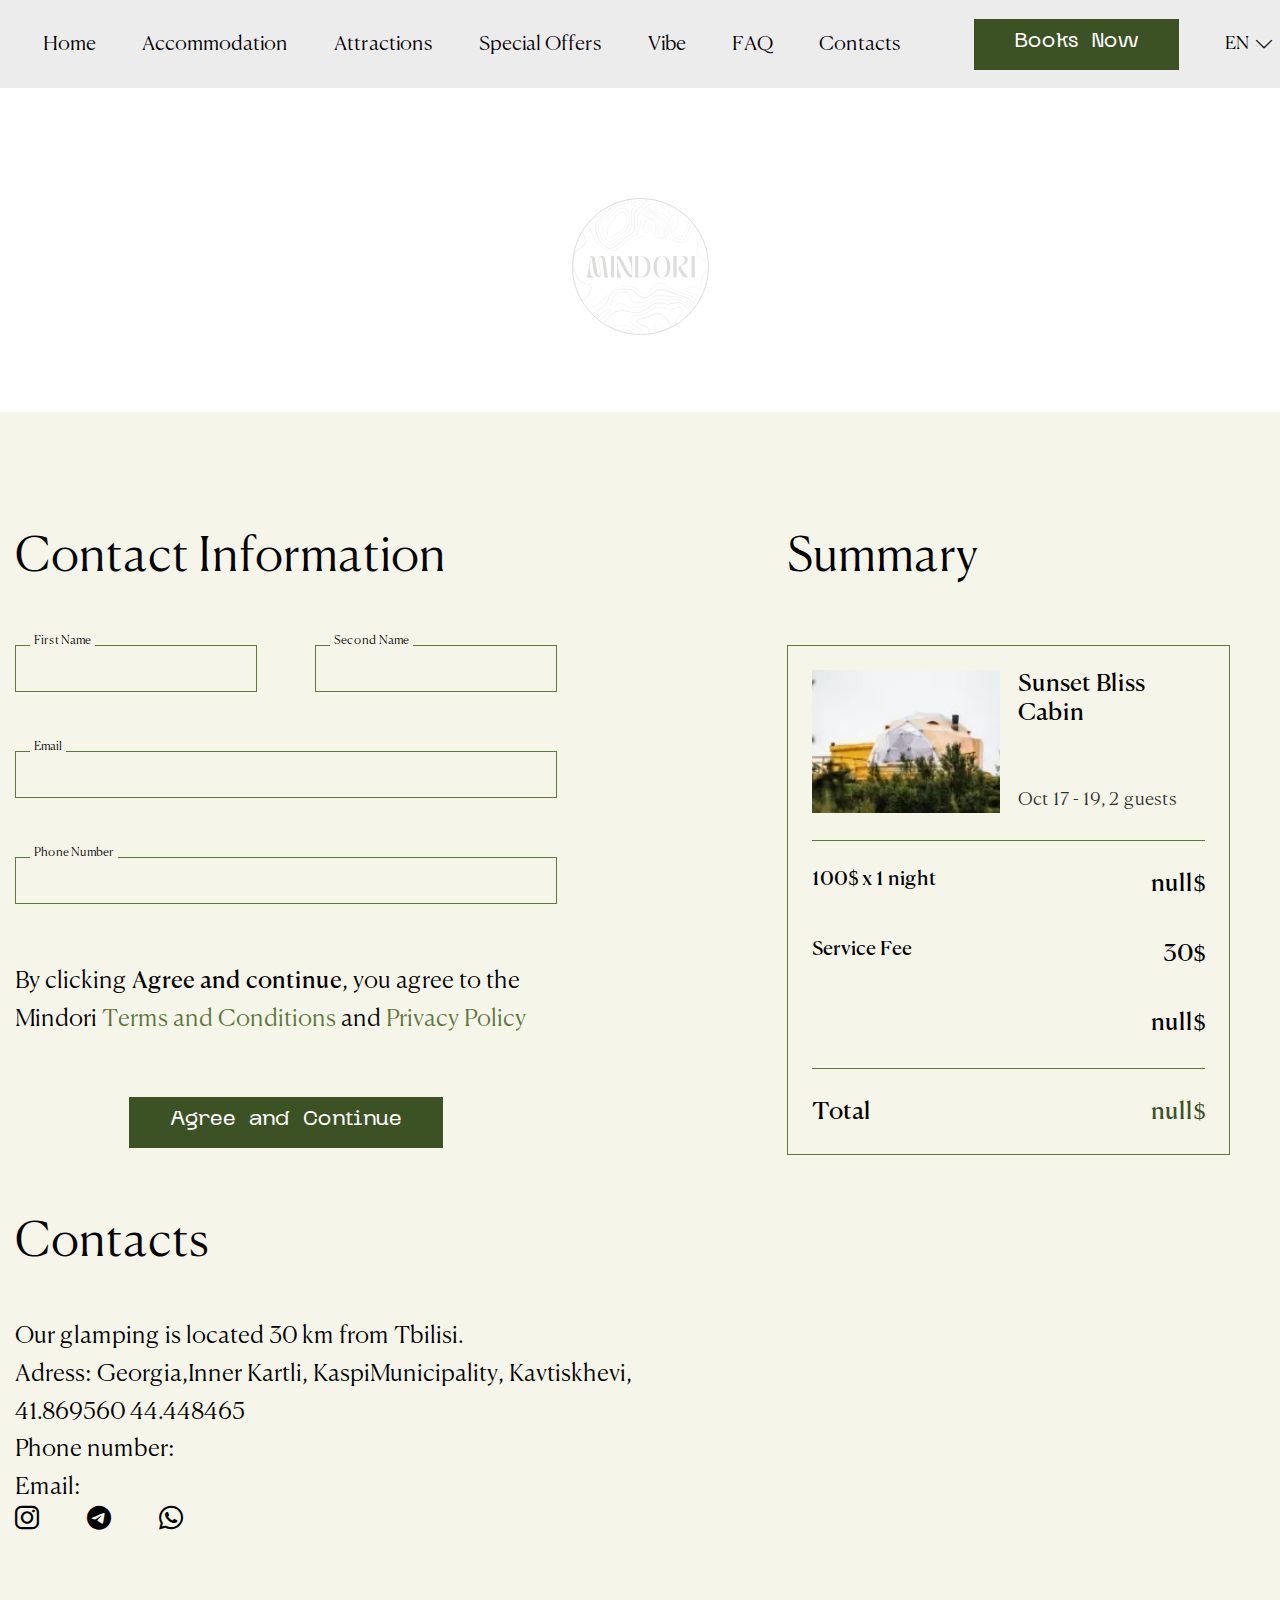
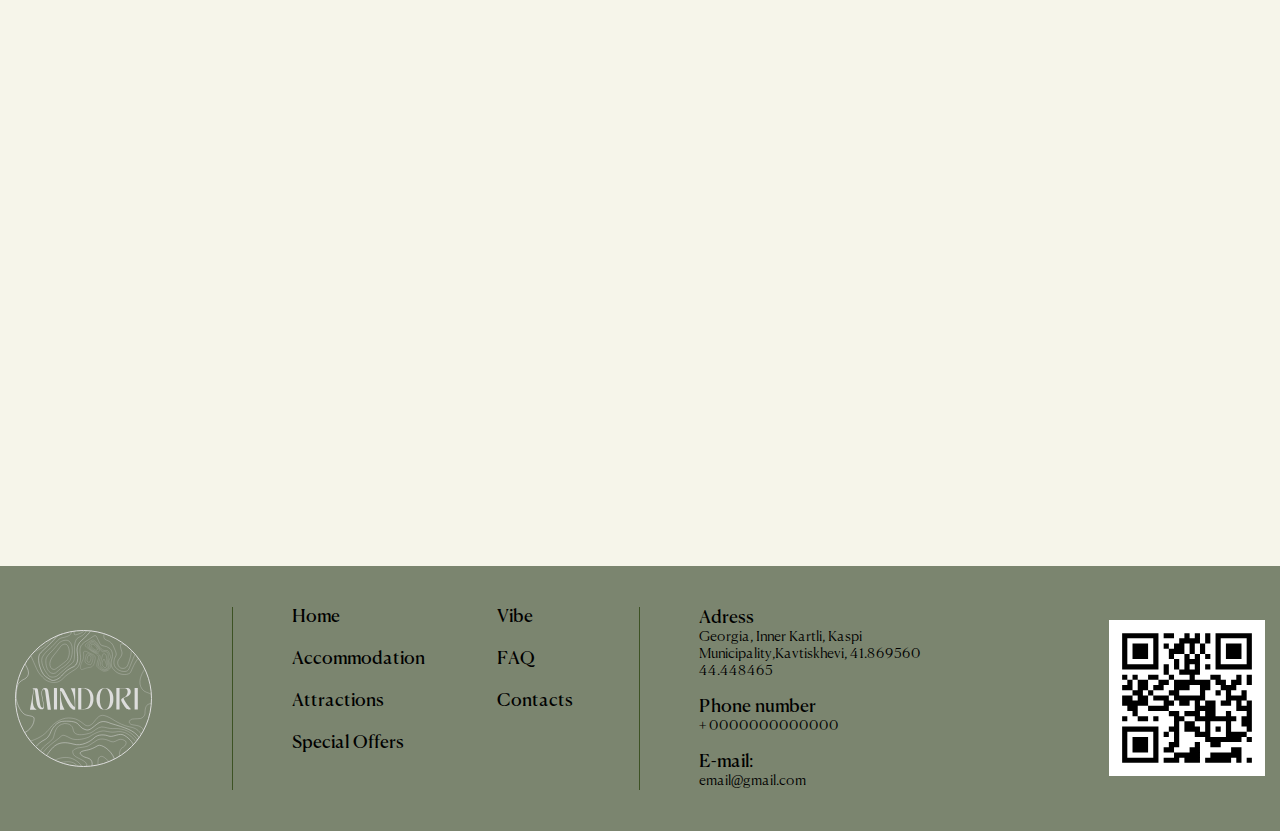
<file: contact-page.html>
<!doctype html>
<html lang="ru">

<head>
	<title data-lang="head__title">Contact-page</title>
	<meta charset="UTF-8" />
	<meta name="format-detection" content="telephone=no" />
	<!-- <style>body{opacity: 0;}</style> -->
	<link rel="stylesheet" href="https://cdnjs.cloudflare.com/ajax/libs/animate.css/4.1.1/animate.min.css?_v=20240615072432" />
	<link rel="stylesheet" href="css/style.min.css?_v=20240615072432" />
	<!-- <meta name="robots" content="noindex, nofollow"> -->
	<meta name="viewport" content="width=device-width, initial-scale=1.0" />
</head>

<body>
	<div class="wrapper">
		<header class="header header_order">
			<div class="header__bg">
				<div class="header__menu menu">
					<nav class="menu__body">
						<ul class="menu__list">
							<li class="menu__item">
								<a data-lang="header__title-1" href="index.html" class="menu__link"></a>
							</li>
							<li class="menu__item">
								<a data-lang="header__title-2" href="index.html#accommodation" class="menu__link"></a>
							</li>
							<li class="menu__item">
								<a data-lang="header__title-3" href="index.html#important" class="menu__link"></a>
							</li>
							<li class="menu__item">
								<a data-lang="header__title-4" href="index.html#offer" class="menu__link"></a>
							</li>
							<li class="menu__item">
								<a data-lang="header__title-5" href="index.html#vibe" class="menu__link"></a>
							</li>
							<li class="menu__item">
								<a data-lang="header__title-6" href="index.html#faq" class="menu__link"></a>
							</li>
							<li class="menu__item">
								<a data-lang="header__title-7" href="index.html#contacts" class="menu__link"></a>
							</li>
						</ul>
					</nav>
					<a data-lang="header__title-8" href="book.html" type="submit" class="menu__button button"></a>
					<div class="menu__translate _icon-arrow-btn">
						<span class="menu__target-lang"></span>
						<div class="menu__sub-menu sub-menu">
							<ul class="sub-menu__list">
								<li data-btn="fr" class="sub-menu__item">FR</li>
								<li data-btn="en" class="sub-menu__item">EN</li>
								<li data-btn="de" class="sub-menu__item">DE</li>
							</ul>
						</div>
					</div>
					<div class="menu__social social">
						<ul class="social__list">
							<li class="social__item">
								<a target="_blank" href="https://web.telegram.org/" class="social__link"><img src="img/header/telegram.svg" alt="" /></a>
							</li>
							<li class="social__item">
								<a target="_blank" href="https://web.whatsapp.com/" class="social__link"><img src="img/header/whatsapp.svg" alt="" /></a>
							</li>
							<li class="social__item">
								<a target="_blank" href="https://instagram.com/" class="social__link"><img src="img/header/instagram.svg" alt="" /></a>
							</li>
						</ul>
					</div>
					<button type="button" class="menu__icon icon-menu">
						<span></span>
					</button>
				</div>
			</div>
			<div class="header__container">
				<div class="header__content">
					<img src="img/header/logo.svg" alt="Logo" />
				</div>
			</div>
		</header>
		<main class="contact-page">
			<div class="contact-page__container">
				<div class="contact-page__inforamtion information-contact-page">
					<h2 data-lang="contact-inforamation" class="information-contact-page__title title-block"></h2>
					<form class="information-contact-page__form form form_border-none form_contact">
						<div class="form__name">
							<div class="form__line form__line_mb-none">
								<label data-lang="form-first" for="name" class="form__label"></label>
								<input id="name" autocomplete="off" type="text" name="form[]" placeholder="" class="form__input" maxlength="16" data-error="Используйте только буквы до 16 символов" data-pattern="^[a-zA-Za-яА-ЯёЁ]{1,16}$" lang="input-name" />
							</div>
							<div class="form__line form__line_mb-none">
								<label data-lang="form-second" for="second" class="form__label"></label>
								<input id="second" autocomplete="off" type="text" name="form[]" placeholder="" class="form__input" maxlength="16" data-error="Используйте только буквы до 16 символов" data-pattern="^[a-zA-Za-яА-ЯёЁ]{1,16}$" lang="input-second-name" />
							</div>
						</div>
						<div class="form__email">
							<div class="form__line">
								<label data-lang="form-email" for="email" class="form__label"></label>
								<input id="email" autocomplete="off" type="email" name="form[]" placeholder="" class="form__input" data-error="Введите корректный адрес электронной почты" data-pattern="^[a-zA-Z0-9._%+-]+@[a-zA-Z0-9.-]+\.[a-zA-Z]{2,}$" lang="input-email" />
							</div>
						</div>
						<div class="form__phone-number">
							<div class="form__line">
								<label data-lang="form-phone" for="email" class="form__label"></label>
								<input id="phone" autocomplete="off" type="tel" name="form[]" placeholder="" class="form__input" data-error="Введите корректный номер телефона в формате +7 (XXX) XXX-XX-XX" data-pattern="^\+7(\d{10}|\s\(\d{3}\)\s\d{3}-\d{2}-\d{2})$" lang="input-phone" />
							</div>
						</div>
						<div class="form__text">
							By clicking <span>Agree and continue</span>, you agree to the Mindori
							<a href="#">Terms and Conditions</a> and <a href="#">Privacy Policy</a>
						</div>
						<a data-lang="form-btn" href="request-page.html" class="button form__button"></a>
					</form>
				</div>
				<div class="contact-page__card card-contact-page">
					<h2 data-lang="service-summary-title" class="card-contact-page__title title-block"></h2>
					<div class="card-contact-page__content">
						<div class="card-contact-page__item item-contact-page">
							<div class="item-contact-page__top">
								<div class="item-contact-page__picture">
									<picture><source srcset="img/contact-page/home-1.webp" type="image/webp"><img src="img/contact-page/home-1.jpeg" alt="" /></picture>
								</div>
								<div class="item-contact-page__info">
									<div data-lang="card-title-1" class="item-contact-page__title"></div>
									<div class="item-contact-page__date">
										<span id="date-text">Oct 17 - 19</span>, <span id="num-guests">2</span> guests
									</div>
								</div>
							</div>
							<ul class="item-contact-page__list">
								<li class="item-contact-page__item">
									<div class="item-contact-page__text">
										100$ x 1 <span data-lang="form-night">night</span>
									</div>
									<div class="item-contact-page__price">200$</div>
								</li>
								<li class="item-contact-page__item">
									<div data-lang="form-service-fee" class="item-contact-page__text"></div>
									<div class="item-contact-page__price">30$</div>
								</li>
								<li class="item-contact-page__item">
									<div id="text-extra" data-lang="form-breakfast" class="item-contact-page__text"></div>
									<div id="price-extra" class="item-contact-page__price">50$</div>
								</li>
							</ul>
							<div class="item-contact-page__footer">
								<div class="item-contact-page__result">
									<div data-lang="form-total" class="item-contact-page__total"></div>
									<div class="item-contact-page__price item-contact-page__price_final">280$</div>
								</div>
							</div>
						</div>
					</div>
				</div>
			</div>
			<section id="contacts" class="contacts">
				<div class="contacts__container">
					<h2 data-lang="contacts-title" class="contacts__title title-block"></h2>
					<div class="contacts__content">
						<div class="contacts__text">
							<p data-lang="contacts-text-1"></p>
							<p data-lang="contacts-text-2"></p>
							<p>41.869560 44.448465</p>
							<p data-lang="contacts-text-3"></p>
							<p data-lang="contacts-text-4"></p>
						</div>
						<div class="contacts__social">
							<a target="_blank" href="https://instagram.com/" class="contacts__instagram _icon-instagram"></a>
							<a target="_blank" href="https://web.telegram.org/" class="contacts__telegram _icon-telegram"></a>
							<a target="_blank" href="https://web.whatsapp.com/" class="contacts__whatsapp _icon-whatsapp"></a>
						</div>
						<iframe class="contacts__map" src="https://www.google.com/maps/embed?pb=!1m17!1m12!1m3!1d2971.0830324289163!2d44.44589007688265!3d41.86955997124271!2m3!1f0!2f0!3f0!3m2!1i1024!2i768!4f13.1!3m2!1m1!2zNDHCsDUyJzEwLjQiTiA0NMKwMjYnNTQuNSJF!5e0!3m2!1sru!2sru!4v1707481654689!5m2!1sru!2sru" width="600" height="450" style="border: 0" allowfullscreen="" loading="lazy" referrerpolicy="no-referrer-when-downgrade"></iframe>
					</div>
				</div>
			</section>

		</main>
		<footer class="footer">
			<div class="footer__container">
				<div class="footer__content">
					<div class="footer__logo">
						<img src="img/footer/logo-footer.svg" alt="Logo" />
					</div>
					<div class="footer__links links-footer">
						<ul class="links-footer__column">
							<li class="links-footer__item">
								<a data-lang="footer-link-1" href="index.html" class="links-footer__link"></a>
							</li>
							<li class="links-footer__item">
								<a data-lang="footer-link-2" href="index.html#accommodation" class="links-footer__link"></a>
							</li>
							<li class="links-footer__item">
								<a data-lang="footer-link-3" href="index.html#important" class="links-footer__link"></a>
							</li>
							<li class="links-footer__item">
								<a data-lang="footer-link-4" href="index.html#offer" class="links-footer__link"></a>
							</li>
						</ul>
						<ul class="links-footer__column">
							<li class="links-footer__item">
								<a data-lang="footer-link-5" href="index.html#vibe" class="links-footer__link"></a>
							</li>
							<li class="links-footer__item">
								<a data-lang="footer-link-6" href="index.html#faq" class="links-footer__link"></a>
							</li>
							<li class="links-footer__item">
								<a data-lang="footer-link-7" href="index.html#contacts" class="links-footer__link"></a>
							</li>
						</ul>
					</div>
					<div class="footer__info info-footer">
						<div class="info-footer__block">
							<div data-lang="footer-sub-title-1" class="info-footer__sub-title"></div>
							<div data-lang="footer-sub-text-1" class="info-footer__text"></div>
						</div>
						<div class="info-footer__block">
							<div data-lang="footer-sub-title-2" class="info-footer__sub-title"></div>
							<div class="info-footer__text">+ 0000000000000</div>
						</div>
						<div class="info-footer__block">
							<div data-lang="footer-sub-title-3" class="info-footer__sub-title"></div>
							<div class="info-footer__text">email@gmail.com</div>
						</div>
					</div>
					<div class="footer__social">
						<a href="" class="footer__instagram _icon-instagram"></a>
						<a href="" class="footer__telegram _icon-telegram"></a>
						<a href="" class="footer__whatsapp _icon-whatsapp"></a>
					</div>
					<div class="footer__qrcode">
						<img src="img/footer/qrcode.svg" alt="QR-Code" />
					</div>
				</div>
			</div>
		</footer>

	</div>
	<!-- <div id="popup" aria-hidden="true" class="popup">
	<div class="popup__wrapper">
		<div class="popup__content">
			<button data-close type="button" class="popup__close">Закрыть</button>
			<div class="popup__text">
				Text
			</div>
		</div>
	</div>
</div> -->
	<script src="js/app.min.js?_v=20240615072432"></script>

</body>

</html>
</file>
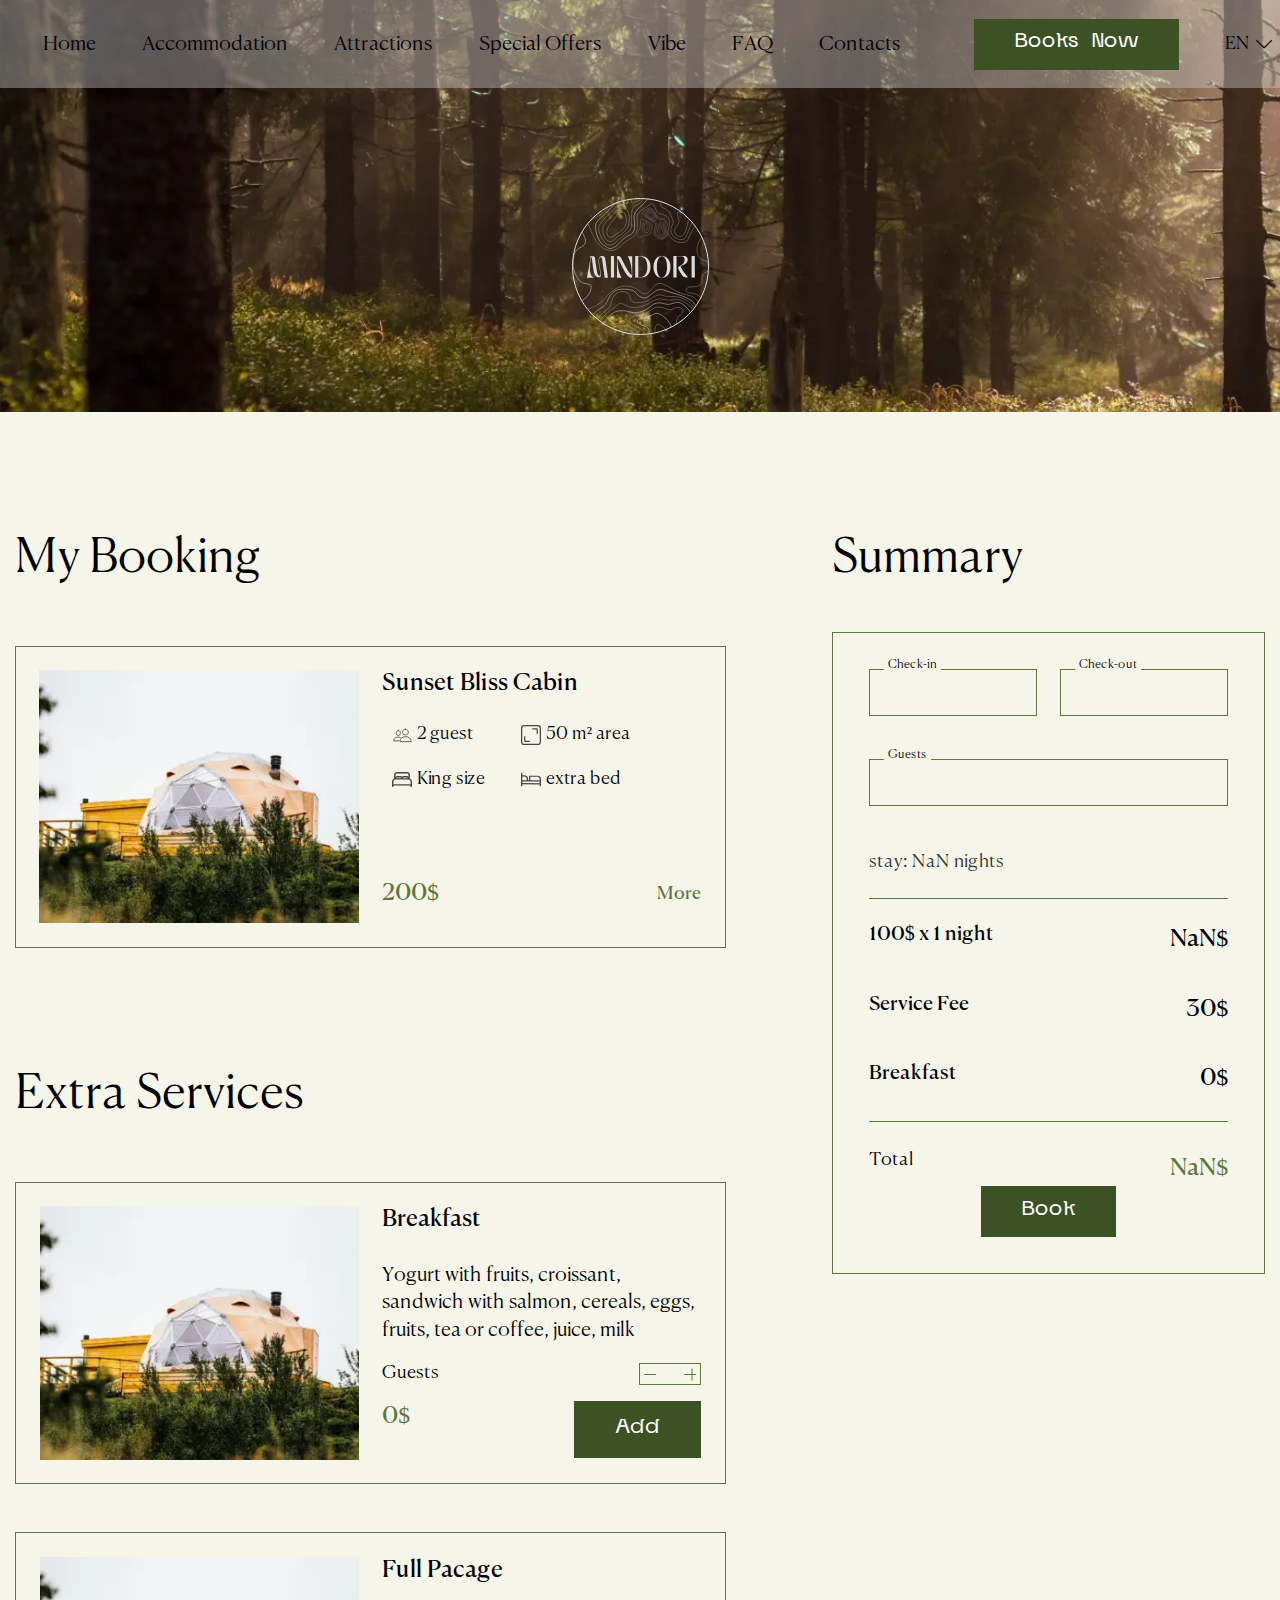
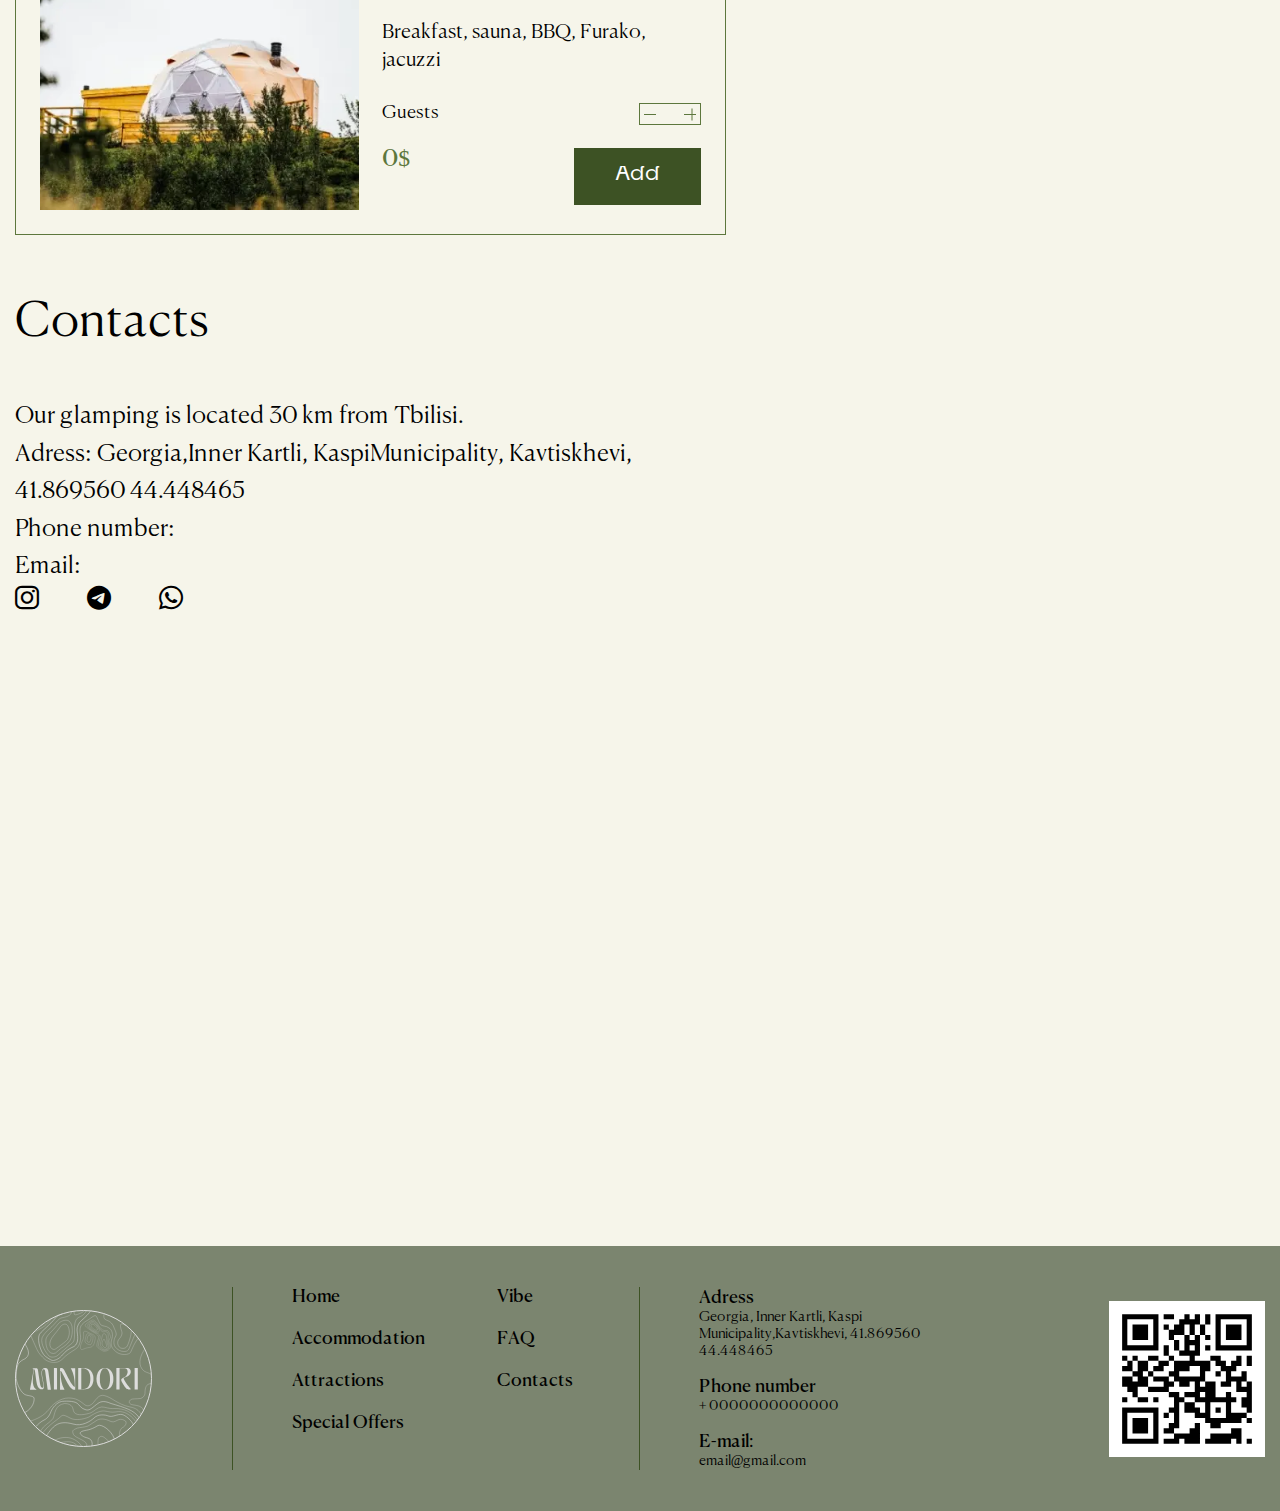
<file: order.html>
<!doctype html>
<html lang="ru">

<head>
	<title data-lang="head__title">Order</title>
	<meta charset="UTF-8" />
	<meta name="format-detection" content="telephone=no" />
	<!-- <style>body{opacity: 0;}</style> -->
	<link rel="stylesheet" href="https://cdnjs.cloudflare.com/ajax/libs/animate.css/4.1.1/animate.min.css?_v=20240615072432" />
	<link rel="stylesheet" href="css/style.min.css?_v=20240615072432" />
	<!-- <meta name="robots" content="noindex, nofollow"> -->
	<meta name="viewport" content="width=device-width, initial-scale=1.0" />
</head>

<body>
	<div class="wrapper">
		<header class="header header_order">
			<div class="header__bg">
				<div class="header__menu menu">
					<nav class="menu__body">
						<ul class="menu__list">
							<li class="menu__item">
								<a data-lang="header__title-1" href="index.html" class="menu__link"></a>
							</li>
							<li class="menu__item">
								<a data-lang="header__title-2" href="index.html#accommodation" class="menu__link"></a>
							</li>
							<li class="menu__item">
								<a data-lang="header__title-3" href="index.html#important" class="menu__link"></a>
							</li>
							<li class="menu__item">
								<a data-lang="header__title-4" href="index.html#offer" class="menu__link"></a>
							</li>
							<li class="menu__item">
								<a data-lang="header__title-5" href="index.html#vibe" class="menu__link"></a>
							</li>
							<li class="menu__item">
								<a data-lang="header__title-6" href="index.html#faq" class="menu__link"></a>
							</li>
							<li class="menu__item">
								<a data-lang="header__title-7" href="index.html#contacts" class="menu__link"></a>
							</li>
						</ul>
					</nav>
					<a data-lang="header__title-8" href="book.html" type="submit" class="menu__button button"></a>
					<div class="menu__translate _icon-arrow-btn">
						<span class="menu__target-lang"></span>
						<div class="menu__sub-menu sub-menu">
							<ul class="sub-menu__list">
								<li data-btn="fr" class="sub-menu__item">FR</li>
								<li data-btn="en" class="sub-menu__item">EN</li>
								<li data-btn="de" class="sub-menu__item">DE</li>
							</ul>
						</div>
					</div>
					<div class="menu__social social">
						<ul class="social__list">
							<li class="social__item">
								<a target="_blank" href="https://web.telegram.org/" class="social__link"><img src="img/header/telegram.svg" alt="" /></a>
							</li>
							<li class="social__item">
								<a target="_blank" href="https://web.whatsapp.com/" class="social__link"><img src="img/header/whatsapp.svg" alt="" /></a>
							</li>
							<li class="social__item">
								<a target="_blank" href="https://instagram.com/" class="social__link"><img src="img/header/instagram.svg" alt="" /></a>
							</li>
						</ul>
					</div>
					<button type="button" class="menu__icon icon-menu">
						<span></span>
					</button>
				</div>
			</div>
			<div class="header__container">
				<div class="header__content">
					<img src="img/header/logo.svg" alt="Logo" />
				</div>
			</div>
		</header>
		<main class="order-page">
			<div class="order-page__container">
				<div class="order-page__content">
					<div class="order-page__my-booking my-booking-order">
						<h3 data-lang="block-title" class="my-booking-order__title title-block"></h3>
						<div class="my-booking-order__card card-order">
							<div class="card-order__picture">
								<picture><source srcset="img/order/home-1.webp" type="image/webp"><img src="img/order/home-1.jpeg" alt="" /></picture>
							</div>
							<div class="card-order__info">
								<h4 data-lang="card-title-1" class="card-order__title"></h4>
								<div class="card-order__items">
									<div class="card-order__item">
										<img src="img/order/icons/guests.svg" alt="" />
										<div data-lang="card-convenience-guests-1" class="card-order__text"></div>
									</div>
									<div class="card-order__item">
										<img src="img/order/icons/area.svg" alt="" />
										<div data-lang="card-convenience-area" class="card-order__text"></div>
									</div>
									<div class="card-order__item">
										<img src="img/order/icons/king.svg" alt="" />
										<div data-lang="card-convenience-bed" class="card-order__text"></div>
									</div>
									<div class="card-order__item">
										<img src="img/order/icons/bed.svg" alt="" />
										<div data-lang="card-convenience-bed-1" class="card-order__text"></div>
									</div>
								</div>
								<div class="card-order__footer">
									<div class="card-order__price">200$</div>
									<a data-lang="link-more" href="#" class="card-order__link"></a>
								</div>
							</div>
						</div>
					</div>
					<div class="order-page__services services-order">
						<h3 data-lang="service-title" class="services-order__title title-block"></h3>
						<div data-extra="breakfast" class="services-order__card card-services">
							<div class="card-services__picture">
								<picture><source srcset="img/order/home-1.webp" type="image/webp"><img src="img/order/home-1.jpeg" alt="" /></picture>
							</div>
							<div class="card-services__info">
								<h4 data-lang="service-card-title" class="card-services__title"></h4>
								<div data-lang="service-card-text" class="card-services__text"></div>
								<div class="card-services__guest card-services__guest_firts">
									<p data-lang="service-card-guests-1" class="card-services__name"></p>
									<div class="card-services__table">
										<button id="minus" class="card-services__minus"></button>
										<div id="counter" class="card-services__number">2</div>
										<button id="plus" class="card-services__plus"></button>
									</div>
								</div>
								<div data-da=".card-services__guest_firts, 767.98, first" class="card-services__footer">
									<div class="card-services__price"><span id="price-value">50</span>$</div>
									<button id="btn-extra" data-lang="service-card-btn-1" type="submit" class="card-services__button button"></button>
								</div>
							</div>
						</div>
					</div>
					<div class="order-page__services services-order">
						<div data-extra="full" class="services-order__card card-services">
							<div class="card-services__picture">
								<picture><source srcset="img/order/home-1.webp" type="image/webp"><img src="img/order/home-1.jpeg" alt="" /></picture>
							</div>
							<div class="card-services__info">
								<h3 data-lang="service-package-title" class="card-services__title"></h3>
								<div data-lang="service-package-text" class="card-services__text"></div>
								<div class="card-services__guest card-services__guest_two">
									<p data-lang="service-card-guests-2" class="card-services__name"></p>
									<div class="card-services__table">
										<button id="minus" class="card-services__minus"></button>
										<div id="counter" class="card-services__number">2</div>
										<button id="plus" class="card-services__plus"></button>
									</div>
								</div>
								<div data-da=".card-services__guest_two, 767.98, first" class="card-services__footer">
									<div class="card-services__price"><span id="price-value">90</span>$</div>
									<button id="btn-extra" data-lang="service-card-btn-2" type="submit" class="card-services__button button"></button>
								</div>
							</div>
						</div>
					</div>
				</div>
				<div class="order-page__summary summary-card-page">
					<h3 data-lang="service-summary-title" class="summary-card-page__title title-block"></h3>
					<form action="" class="summary-card-page__form form form_summary">
						<div class="form__date-guests">
							<div class="form__line">
								<label data-lang="form-in-date" for="date-1" class="form__label"></label>
								<input id="date-in" autocomplete="off" type="text" name="form[]" data-error="Ошибка" placeholder="" class="form__input" data-calendar-start />
							</div>
							<div class="form__line">
								<label data-lang="form-out-date" for="date-2" class="form__label"></label>
								<input id="date-out" autocomplete="off" type="text" name="form[]" data-error="Ошибка" placeholder="" class="form__input" data-calendar-end />
							</div>
							<div class="form__line form__line_column">
								<label data-lang="form-number-guests" for="guests" class="form__label"></label>
								<input id="number-guests" autocomplete="off" type="number" name="form[]" data-error="Ошибка" placeholder="" class="form__input" min="0" max="6" />
							</div>
							<div class="form__nights">
								<p>
									<span data-lang="form-stay">stay:</span> <span id="numb-nights">2</span>
									<span data-lang="form-nights">nights</span>
								</p>
							</div>
						</div>
						<div class="form__price">
							<div class="form__one-nights">
								<p>100$ x 1 <span data-lang="form-night">night</span></p>
								<p class="form__sum"><span id="total-price-nights">200</span>$</p>
							</div>
							<div class="form__service">
								<p data-lang="form-service-fee"></p>
								<p class="form__sum"><span id="service-card-page">30</span>$</p>
							</div>
							<div class="form__breakfast">
								<p id="form-extra" data-lang="form-breakfast"></p>
								<p class="form__sum"><span id="serv-price">50</span>$</p>
							</div>
						</div>
						<div class="form__total">
							<p data-lang="form-total"></p>
							<p class="form__sum form__sum_all"><span id="total-price">230</span>$</p>
						</div>
						<a id="btn-next" data-lang="form-btn" href="contact-page.html" type="submit" class="form__button button"></a>
					</form>
				</div>
			</div>
			<section id="contacts" class="contacts">
				<div class="contacts__container">
					<h2 data-lang="contacts-title" class="contacts__title title-block"></h2>
					<div class="contacts__content">
						<div class="contacts__text">
							<p data-lang="contacts-text-1"></p>
							<p data-lang="contacts-text-2"></p>
							<p>41.869560 44.448465</p>
							<p data-lang="contacts-text-3"></p>
							<p data-lang="contacts-text-4"></p>
						</div>
						<div class="contacts__social">
							<a target="_blank" href="https://instagram.com/" class="contacts__instagram _icon-instagram"></a>
							<a target="_blank" href="https://web.telegram.org/" class="contacts__telegram _icon-telegram"></a>
							<a target="_blank" href="https://web.whatsapp.com/" class="contacts__whatsapp _icon-whatsapp"></a>
						</div>
						<iframe class="contacts__map" src="https://www.google.com/maps/embed?pb=!1m17!1m12!1m3!1d2971.0830324289163!2d44.44589007688265!3d41.86955997124271!2m3!1f0!2f0!3f0!3m2!1i1024!2i768!4f13.1!3m2!1m1!2zNDHCsDUyJzEwLjQiTiA0NMKwMjYnNTQuNSJF!5e0!3m2!1sru!2sru!4v1707481654689!5m2!1sru!2sru" width="600" height="450" style="border: 0" allowfullscreen="" loading="lazy" referrerpolicy="no-referrer-when-downgrade"></iframe>
					</div>
				</div>
			</section>

		</main>
		<footer class="footer">
			<div class="footer__container">
				<div class="footer__content">
					<div class="footer__logo">
						<img src="img/footer/logo-footer.svg" alt="Logo" />
					</div>
					<div class="footer__links links-footer">
						<ul class="links-footer__column">
							<li class="links-footer__item">
								<a data-lang="footer-link-1" href="index.html" class="links-footer__link"></a>
							</li>
							<li class="links-footer__item">
								<a data-lang="footer-link-2" href="index.html#accommodation" class="links-footer__link"></a>
							</li>
							<li class="links-footer__item">
								<a data-lang="footer-link-3" href="index.html#important" class="links-footer__link"></a>
							</li>
							<li class="links-footer__item">
								<a data-lang="footer-link-4" href="index.html#offer" class="links-footer__link"></a>
							</li>
						</ul>
						<ul class="links-footer__column">
							<li class="links-footer__item">
								<a data-lang="footer-link-5" href="index.html#vibe" class="links-footer__link"></a>
							</li>
							<li class="links-footer__item">
								<a data-lang="footer-link-6" href="index.html#faq" class="links-footer__link"></a>
							</li>
							<li class="links-footer__item">
								<a data-lang="footer-link-7" href="index.html#contacts" class="links-footer__link"></a>
							</li>
						</ul>
					</div>
					<div class="footer__info info-footer">
						<div class="info-footer__block">
							<div data-lang="footer-sub-title-1" class="info-footer__sub-title"></div>
							<div data-lang="footer-sub-text-1" class="info-footer__text"></div>
						</div>
						<div class="info-footer__block">
							<div data-lang="footer-sub-title-2" class="info-footer__sub-title"></div>
							<div class="info-footer__text">+ 0000000000000</div>
						</div>
						<div class="info-footer__block">
							<div data-lang="footer-sub-title-3" class="info-footer__sub-title"></div>
							<div class="info-footer__text">email@gmail.com</div>
						</div>
					</div>
					<div class="footer__social">
						<a href="" class="footer__instagram _icon-instagram"></a>
						<a href="" class="footer__telegram _icon-telegram"></a>
						<a href="" class="footer__whatsapp _icon-whatsapp"></a>
					</div>
					<div class="footer__qrcode">
						<img src="img/footer/qrcode.svg" alt="QR-Code" />
					</div>
				</div>
			</div>
		</footer>

	</div>
	<!-- <div id="popup" aria-hidden="true" class="popup">
	<div class="popup__wrapper">
		<div class="popup__content">
			<button data-close type="button" class="popup__close">Закрыть</button>
			<div class="popup__text">
				Text
			</div>
		</div>
	</div>
</div> -->
	<script src="js/app.min.js?_v=20240615072432"></script>

</body>

</html>
</file>
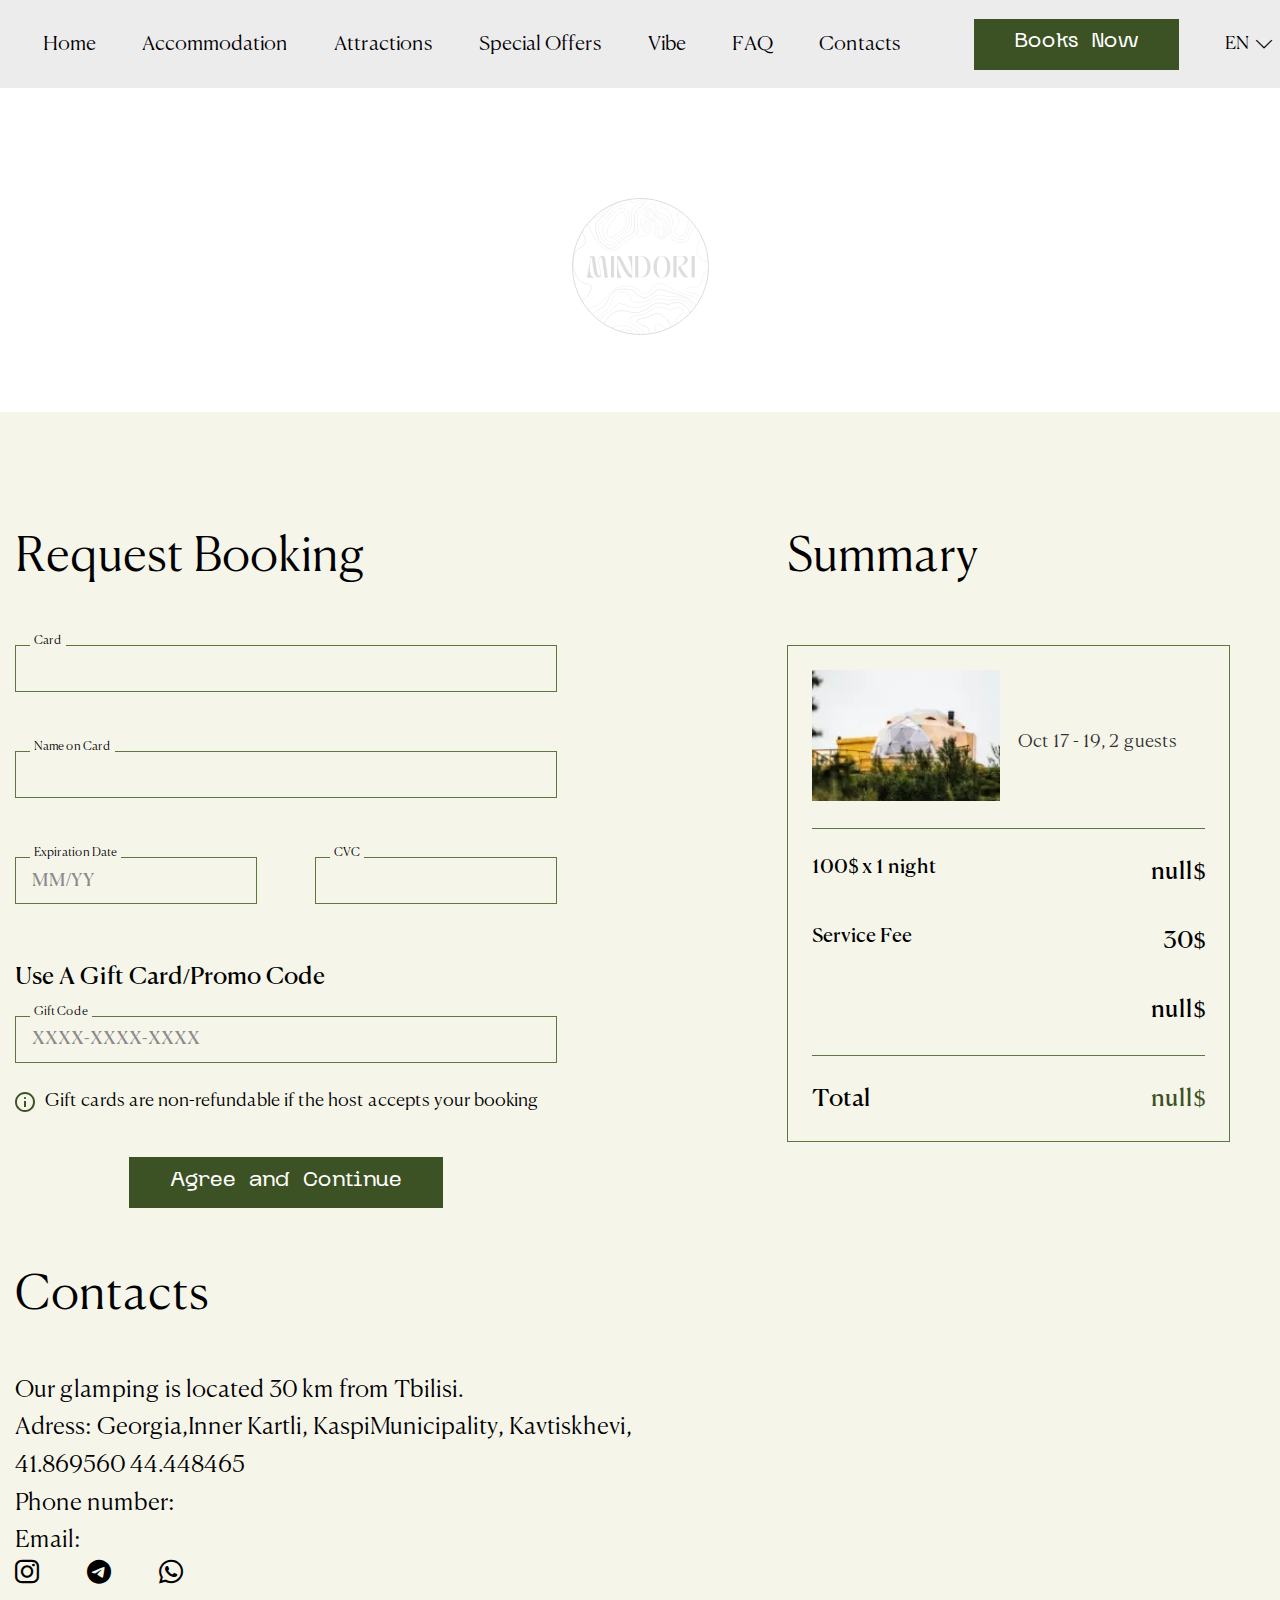
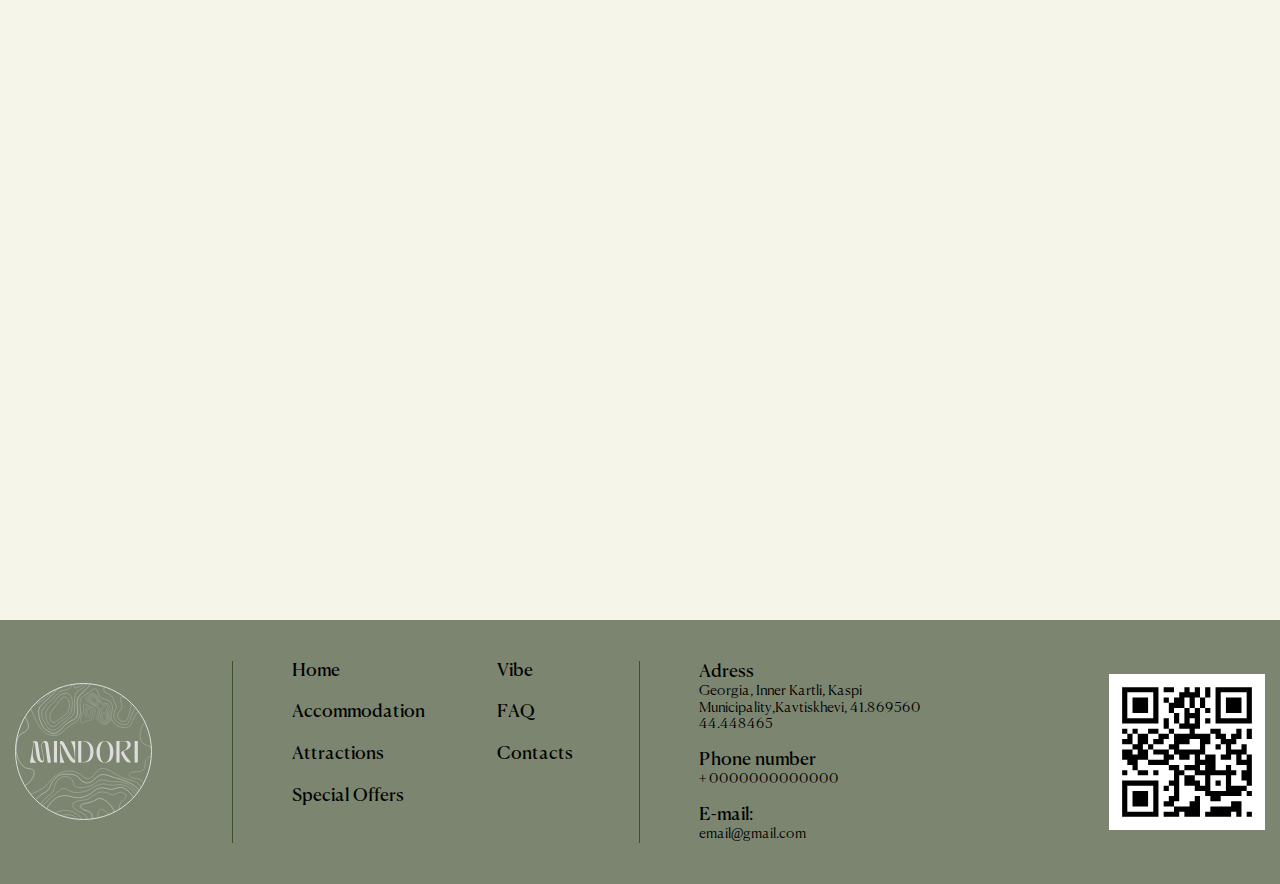
<file: request-page.html>
<!doctype html>
<html lang="ru">

<head>
	<title data-lang="head__title">Request</title>
	<meta charset="UTF-8" />
	<meta name="format-detection" content="telephone=no" />
	<!-- <style>body{opacity: 0;}</style> -->
	<link rel="stylesheet" href="https://cdnjs.cloudflare.com/ajax/libs/animate.css/4.1.1/animate.min.css?_v=20240615072432" />
	<link rel="stylesheet" href="css/style.min.css?_v=20240615072432" />
	<!-- <meta name="robots" content="noindex, nofollow"> -->
	<meta name="viewport" content="width=device-width, initial-scale=1.0" />
</head>

<body>
	<div class="wrapper">
		<header class="header header_order">
			<div class="header__bg">
				<div class="header__menu menu">
					<nav class="menu__body">
						<ul class="menu__list">
							<li class="menu__item">
								<a data-lang="header__title-1" href="index.html" class="menu__link"></a>
							</li>
							<li class="menu__item">
								<a data-lang="header__title-2" href="index.html#accommodation" class="menu__link"></a>
							</li>
							<li class="menu__item">
								<a data-lang="header__title-3" href="index.html#important" class="menu__link"></a>
							</li>
							<li class="menu__item">
								<a data-lang="header__title-4" href="index.html#offer" class="menu__link"></a>
							</li>
							<li class="menu__item">
								<a data-lang="header__title-5" href="index.html#vibe" class="menu__link"></a>
							</li>
							<li class="menu__item">
								<a data-lang="header__title-6" href="index.html#faq" class="menu__link"></a>
							</li>
							<li class="menu__item">
								<a data-lang="header__title-7" href="index.html#contacts" class="menu__link"></a>
							</li>
						</ul>
					</nav>
					<a data-lang="header__title-8" href="book.html" type="submit" class="menu__button button"></a>
					<div class="menu__translate _icon-arrow-btn">
						<span class="menu__target-lang"></span>
						<div class="menu__sub-menu sub-menu">
							<ul class="sub-menu__list">
								<li data-btn="fr" class="sub-menu__item">FR</li>
								<li data-btn="en" class="sub-menu__item">EN</li>
								<li data-btn="de" class="sub-menu__item">DE</li>
							</ul>
						</div>
					</div>
					<div class="menu__social social">
						<ul class="social__list">
							<li class="social__item">
								<a target="_blank" href="https://web.telegram.org/" class="social__link"><img src="img/header/telegram.svg" alt="" /></a>
							</li>
							<li class="social__item">
								<a target="_blank" href="https://web.whatsapp.com/" class="social__link"><img src="img/header/whatsapp.svg" alt="" /></a>
							</li>
							<li class="social__item">
								<a target="_blank" href="https://instagram.com/" class="social__link"><img src="img/header/instagram.svg" alt="" /></a>
							</li>
						</ul>
					</div>
					<button type="button" class="menu__icon icon-menu">
						<span></span>
					</button>
				</div>
			</div>
			<div class="header__container">
				<div class="header__content">
					<img src="img/header/logo.svg" alt="Logo" />
				</div>
			</div>
		</header>
		<main class="request-page">
			<div class="request-page__container">
				<div class="request-page__booking booking-request">
					<h2 data-lang="card-title" class="booking-request__title title-block"></h2>
					<form action="" class="booking-request__form form form_border-none form_contact">
						<div class="form__name-card">
							<div class="form__line form__line_mb-none">
								<label data-lang="form-card" for="card" class="form__label"></label>
								<input id="card" autocomplete="off" type="text" name="form[]" data-error="Введите корректный номер кредитной карты (16 цифр)" data-pattern="^\d{16}$" placeholder="" class="form__input" lang="input-card" />
							</div>
							<div class="form__line">
								<label data-lang="form-name-card" for="name-card" class="form__label"></label>
								<input id="name-card" autocomplete="off" type="text" name="form[]" data-error="Используйте только буквы и пробелы" data-pattern="^[a-zA-Z\s]+$" placeholder="" class="form__input" lang="name-card" />
							</div>
						</div>
						<div class="form__date-card">
							<div class="form__line form__line_mb-none">
								<label data-lang="form-expiration" for="date" class="form__label"></label>
								<input id="date" autocomplete="off" type="text" name="form[]" data-error="Введите корректную дату в формате MM/YY" data-pattern="^(0[1-9]|1[0-2])\/\d{2}$" placeholder="MM/YY" class="form__input" lang="input-date" />
							</div>
							<div class="form__line">
								<label data-lang="" for="cvc" class="form__label">CVC</label>
								<input id="cvc" autocomplete="off" type="text" name="form[]" data-error="Введите корректный CVC код (3 цифры)" data-pattern="^\d{3}$" placeholder="" class="form__input" lang="input-cvc" />
							</div>
						</div>
						<div class="form__gift">
							<h3 data-lang="card-gift-code-title" class="form__sub-title"></h3>
							<div class="form__line form__line_mb-none">
								<label data-lang="form-gift-code" for="date" class="form__label"></label>
								<input id="gift" autocomplete="off" type="text" name="form[]" data-error="Введите корректный подарочный код в формате XXXX-XXXX-XXXX или XXXXXXXXXXXX" data-pattern="^(\d{4}-\d{4}-\d{4}|\d{12})$" placeholder="XXXX-XXXX-XXXX" class="form__input" lang="input-promo" />
							</div>
							<div data-lang="gift-text" class="form__info"></div>
						</div>
						<a data-lang="form-btn" href="" class="form__button button"></a>
					</form>
				</div>
				<div class="request-page__card card-contact-page">
					<h2 data-lang="service-summary-title" class="card-contact-page__title title-block"></h2>
					<div class="card-contact-page__content">
						<div class="card-contact-page__item item-contact-page">
							<div class="item-contact-page__top">
								<div class="item-contact-page__picture">
									<picture><source srcset="img/contact-page/home-1.webp" type="image/webp"><img src="img/contact-page/home-1.jpeg" alt="" /></picture>
								</div>
								<div class="item-contact-page__info">
									<div data-lang="card-title-1-1" class="item-contact-page__title"></div>
									<div class="item-contact-page__date">
										<span id="date-text">Oct 17 - 19</span>, <span id="num-guests">2</span> guests
									</div>
								</div>
							</div>
							<ul class="item-contact-page__list">
								<li class="item-contact-page__item">
									<div class="item-contact-page__text">
										100$ x 1 <span data-lang="form-night">t</span>
									</div>
									<div class="item-contact-page__price">200$</div>
								</li>
								<li class="item-contact-page__item">
									<div data-lang="form-service-fee" class="item-contact-page__text"></div>
									<div class="item-contact-page__price">30$</div>
								</li>
								<li class="item-contact-page__item">
									<div id="text-extra" data-lang="form-breakfast" class="item-contact-page__text"></div>
									<div id="price-extra" class="item-contact-page__price">50$</div>
								</li>
							</ul>
							<div class="item-contact-page__footer">
								<div class="item-contact-page__result">
									<div data-lang="form-total" class="item-contact-page__total"></div>
									<div class="item-contact-page__price item-contact-page__price_final">280$</div>
								</div>
							</div>
						</div>
					</div>
				</div>
			</div>
			<section id="contacts" class="contacts">
				<div class="contacts__container">
					<h2 data-lang="contacts-title" class="contacts__title title-block"></h2>
					<div class="contacts__content">
						<div class="contacts__text">
							<p data-lang="contacts-text-1"></p>
							<p data-lang="contacts-text-2"></p>
							<p>41.869560 44.448465</p>
							<p data-lang="contacts-text-3"></p>
							<p data-lang="contacts-text-4"></p>
						</div>
						<div class="contacts__social">
							<a target="_blank" href="https://instagram.com/" class="contacts__instagram _icon-instagram"></a>
							<a target="_blank" href="https://web.telegram.org/" class="contacts__telegram _icon-telegram"></a>
							<a target="_blank" href="https://web.whatsapp.com/" class="contacts__whatsapp _icon-whatsapp"></a>
						</div>
						<iframe class="contacts__map" src="https://www.google.com/maps/embed?pb=!1m17!1m12!1m3!1d2971.0830324289163!2d44.44589007688265!3d41.86955997124271!2m3!1f0!2f0!3f0!3m2!1i1024!2i768!4f13.1!3m2!1m1!2zNDHCsDUyJzEwLjQiTiA0NMKwMjYnNTQuNSJF!5e0!3m2!1sru!2sru!4v1707481654689!5m2!1sru!2sru" width="600" height="450" style="border: 0" allowfullscreen="" loading="lazy" referrerpolicy="no-referrer-when-downgrade"></iframe>
					</div>
				</div>
			</section>

		</main>
		<footer class="footer">
			<div class="footer__container">
				<div class="footer__content">
					<div class="footer__logo">
						<img src="img/footer/logo-footer.svg" alt="Logo" />
					</div>
					<div class="footer__links links-footer">
						<ul class="links-footer__column">
							<li class="links-footer__item">
								<a data-lang="footer-link-1" href="index.html" class="links-footer__link"></a>
							</li>
							<li class="links-footer__item">
								<a data-lang="footer-link-2" href="index.html#accommodation" class="links-footer__link"></a>
							</li>
							<li class="links-footer__item">
								<a data-lang="footer-link-3" href="index.html#important" class="links-footer__link"></a>
							</li>
							<li class="links-footer__item">
								<a data-lang="footer-link-4" href="index.html#offer" class="links-footer__link"></a>
							</li>
						</ul>
						<ul class="links-footer__column">
							<li class="links-footer__item">
								<a data-lang="footer-link-5" href="index.html#vibe" class="links-footer__link"></a>
							</li>
							<li class="links-footer__item">
								<a data-lang="footer-link-6" href="index.html#faq" class="links-footer__link"></a>
							</li>
							<li class="links-footer__item">
								<a data-lang="footer-link-7" href="index.html#contacts" class="links-footer__link"></a>
							</li>
						</ul>
					</div>
					<div class="footer__info info-footer">
						<div class="info-footer__block">
							<div data-lang="footer-sub-title-1" class="info-footer__sub-title"></div>
							<div data-lang="footer-sub-text-1" class="info-footer__text"></div>
						</div>
						<div class="info-footer__block">
							<div data-lang="footer-sub-title-2" class="info-footer__sub-title"></div>
							<div class="info-footer__text">+ 0000000000000</div>
						</div>
						<div class="info-footer__block">
							<div data-lang="footer-sub-title-3" class="info-footer__sub-title"></div>
							<div class="info-footer__text">email@gmail.com</div>
						</div>
					</div>
					<div class="footer__social">
						<a href="" class="footer__instagram _icon-instagram"></a>
						<a href="" class="footer__telegram _icon-telegram"></a>
						<a href="" class="footer__whatsapp _icon-whatsapp"></a>
					</div>
					<div class="footer__qrcode">
						<img src="img/footer/qrcode.svg" alt="QR-Code" />
					</div>
				</div>
			</div>
		</footer>

	</div>
	<!-- <div id="popup" aria-hidden="true" class="popup">
	<div class="popup__wrapper">
		<div class="popup__content">
			<button data-close type="button" class="popup__close">Закрыть</button>
			<div class="popup__text">
				Text
			</div>
		</div>
	</div>
</div> -->
	<script src="js/app.min.js?_v=20240615072432"></script>

</body>

</html>
</file>
<file: css/style.min.css>
@charset "UTF-8";@font-face{font-family:CanelaDeck;font-display:swap;src:url(../fonts/CanelaDeck-Light-Trial.woff2) format("woff2"),url(../fonts/CanelaDeck-Light-Trial.woff) format("woff");font-weight:300;font-style:normal}@font-face{font-family:CanelaDeck;font-display:swap;src:url(../fonts/CanelaDeck-Regular-Trial.woff2) format("woff2"),url(../fonts/CanelaDeck-Regular-Trial.woff) format("woff");font-weight:400;font-style:normal}@font-face{font-family:GlockGrotesque;font-display:swap;src:url(../fonts/GlockGrotesque-Medium.woff2) format("woff2"),url(../fonts/GlockGrotesque-Medium.woff) format("woff");font-weight:500;font-style:normal}@font-face{font-family:Hortensia;font-display:swap;src:url(../fonts/Hortensia-Regular.woff2) format("woff2"),url(../fonts/Hortensia-Regular.woff) format("woff");font-weight:400;font-style:normal}@font-face{font-family:icons;font-display:swap;src:url(../fonts/icons.woff2) format("woff2"),url(../fonts/icons.woff) format("woff");font-weight:400;font-style:normal}[class*=_icon-]:before{font-family:icons;font-style:normal;font-weight:400;font-variant:normal;text-transform:none;line-height:1;-webkit-font-smoothing:antialiased;-moz-osx-font-smoothing:grayscale}[class*=_icon-]:before{display:block}._icon-arrow-btn:before{content:"\e901"}._icon-calendar-input:before{content:"\e900"}._icon-arrow-input:before{content:"\e902"}._icon-info:before{content:"\e90a"}._icon-instagram:before{content:"\e90b"}._icon-minus:before{content:"\e90e"}._icon-plus:before{content:"\e912"}._icon-telegram:before{content:"\e915"}._icon-whatsapp:before{content:"\e916"}*{padding:0;margin:0;border:0}*,:after,:before{-webkit-box-sizing:border-box;box-sizing:border-box}body,html{height:100%;min-width:320px}body{color:#000;line-height:1;font-family:CanelaDeck;font-size:1.125rem;-ms-text-size-adjust:100%;-moz-text-size-adjust:100%;-webkit-text-size-adjust:100%;-webkit-font-smoothing:antialiased;-moz-osx-font-smoothing:grayscale}button,input,textarea{font-family:CanelaDeck;font-size:inherit}button{cursor:pointer;color:inherit;background-color:inherit}a{color:inherit}a:link,a:visited{text-decoration:none}a:hover{text-decoration:none}ul li{list-style:none}img{vertical-align:top}h1,h2,h3,h4,h5,h6{font-weight:inherit;font-size:inherit}body{font-weight:300}.lock body{overflow:hidden;-ms-touch-action:none;touch-action:none}.wrapper{min-height:100%;display:-webkit-box;display:-ms-flexbox;display:flex;-webkit-box-orient:vertical;-webkit-box-direction:normal;-ms-flex-direction:column;flex-direction:column;overflow:hidden}.wrapper>main{-webkit-box-flex:1;-ms-flex:1 1 auto;flex:1 1 auto}.wrapper>*{min-width:0}[class*=__container]{max-width:80rem;-webkit-box-sizing:content-box;box-sizing:content-box;margin:0 auto;padding:0 .9375rem}.form{border:1px solid #5d773d;display:-ms-grid;display:grid;max-width:25.8125rem;-ms-grid-columns:1fr;grid-template-columns:1fr}@supports (padding:clamp(1.75rem ,1.5883838384rem + 0.8080808081vw ,2.25rem)){.form{padding:clamp(1.75rem ,1.5883838384rem + .8080808081vw ,2.25rem)}}@supports not (padding:clamp(1.75rem ,1.5883838384rem + 0.8080808081vw ,2.25rem)){.form{padding:calc(1.75rem + .5 * (100vw - 20rem)/ 61.875)}}.form_contact{max-width:none;padding:0}.form_summary{max-width:none}@supports (padding:clamp(1.625rem ,1.625rem + 0vw ,1.625rem)){.form_summary{padding:clamp(1.625rem ,1.625rem + 0 ,1.625rem)}}@supports not (padding:clamp(1.625rem ,1.625rem + 0vw ,1.625rem)){.form_summary{padding:calc(1.625rem + 0 * (100vw - 20rem)/ 61.875)}}.form__line{position:relative;display:-webkit-box;display:-ms-flexbox;display:flex;-webkit-box-orient:vertical;-webkit-box-direction:normal;-ms-flex-direction:column;flex-direction:column;width:100%}.form__line_column{-ms-grid-column-span:2;grid-column:span 2}@supports (margin-bottom:clamp(1.5rem ,1.095959596rem + 2.0202020202vw ,2.75rem)){.form__line:not(:last-child){margin-bottom:clamp(1.5rem ,1.095959596rem + 2.0202020202vw ,2.75rem)}}@supports not (margin-bottom:clamp(1.5rem ,1.095959596rem + 2.0202020202vw ,2.75rem)){.form__line:not(:last-child){margin-bottom:calc(1.5rem + 1.25 * (100vw - 20rem)/ 61.875)}}.form__line_mb-none:not(:last-child){margin-bottom:0}.form__line label{position:absolute;top:-.625rem;left:.9375rem;background-color:#f6f5ea;padding:0 .25rem;line-height:1.1666666667;z-index:2}@supports (font-size:clamp(0.625rem ,0.5845959596rem + 0.202020202vw ,0.75rem)){.form__line label{font-size:clamp(.625rem ,.5845959596rem + .202020202vw ,.75rem)}}@supports not (font-size:clamp(0.625rem ,0.5845959596rem + 0.202020202vw ,0.75rem)){.form__line label{font-size:calc(.625rem + .125 * (100vw - 20rem)/ 61.875)}}.form__input{padding:.71875rem 1rem;border:1px solid #5d773d;background-color:#f6f5ea}@supports (font-size:clamp(0.75rem ,0.6287878788rem + 0.6060606061vw ,1.125rem)){.form__input{font-size:clamp(.75rem ,.6287878788rem + .6060606061vw ,1.125rem)}}@supports not (font-size:clamp(0.75rem ,0.6287878788rem + 0.6060606061vw ,1.125rem)){.form__input{font-size:calc(.75rem + .375 * (100vw - 20rem)/ 61.875)}}.form__input::-webkit-input-placeholder{color:#8b8b8b;line-height:140%}.form__input::-moz-placeholder{color:#8b8b8b;line-height:140%}.form__input:-ms-input-placeholder{color:#8b8b8b;line-height:140%}.form__input::-ms-input-placeholder{color:#8b8b8b;line-height:140%}.form__input::placeholder{color:#8b8b8b;line-height:140%}@supports (font-size:clamp(0.75rem ,0.6287878788rem + 0.6060606061vw ,1.125rem)){.form__input::-webkit-input-placeholder{font-size:clamp(.75rem ,.6287878788rem + .6060606061vw ,1.125rem)}.form__input::-moz-placeholder{font-size:clamp(.75rem ,.6287878788rem + .6060606061vw ,1.125rem)}.form__input:-ms-input-placeholder{font-size:clamp(.75rem ,.6287878788rem + .6060606061vw ,1.125rem)}.form__input::-ms-input-placeholder{font-size:clamp(.75rem ,.6287878788rem + .6060606061vw ,1.125rem)}.form__input::placeholder{font-size:clamp(.75rem ,.6287878788rem + .6060606061vw ,1.125rem)}}@supports not (font-size:clamp(0.75rem ,0.6287878788rem + 0.6060606061vw ,1.125rem)){.form__input::-webkit-input-placeholder{font-size:calc(.75rem + .375 * (100vw - 20rem)/ 61.875)}.form__input::-moz-placeholder{font-size:calc(.75rem + .375 * (100vw - 20rem)/ 61.875)}.form__input:-ms-input-placeholder{font-size:calc(.75rem + .375 * (100vw - 20rem)/ 61.875)}.form__input::-ms-input-placeholder{font-size:calc(.75rem + .375 * (100vw - 20rem)/ 61.875)}.form__input::placeholder{font-size:calc(.75rem + .375 * (100vw - 20rem)/ 61.875)}}.form__button{padding:.875rem 1.6875rem;font-size:.875rem;-ms-grid-column-align:center;justify-self:center}.form__date-guests{display:-ms-grid;display:grid;-ms-grid-columns:(minmax(8.9375rem,1fr))[2];grid-template-columns:repeat(2,minmax(8.9375rem,1fr));position:relative}@supports ((-moz-column-gap:clamp(0.625rem ,0.3421717172rem + 1.4141414141vw ,1.5rem)) or (column-gap:clamp(0.625rem ,0.3421717172rem + 1.4141414141vw ,1.5rem))){.form__date-guests{-webkit-column-gap:clamp(.625rem ,.3421717172rem + 1.4141414141vw ,1.5rem);-moz-column-gap:clamp(.625rem ,.3421717172rem + 1.4141414141vw ,1.5rem);column-gap:clamp(.625rem ,.3421717172rem + 1.4141414141vw ,1.5rem)}}@supports not ((-moz-column-gap:clamp(0.625rem ,0.3421717172rem + 1.4141414141vw ,1.5rem)) or (column-gap:clamp(0.625rem ,0.3421717172rem + 1.4141414141vw ,1.5rem))){.form__date-guests{-webkit-column-gap:calc(.625rem + .875 * (100vw - 20rem)/ 61.875);-moz-column-gap:calc(.625rem + .875 * (100vw - 20rem)/ 61.875);column-gap:calc(.625rem + .875 * (100vw - 20rem)/ 61.875)}}@supports (margin-bottom:clamp(1.25rem ,0.6843434343rem + 2.8282828283vw ,3rem)){.form__date-guests:not(:last-child){margin-bottom:clamp(1.25rem ,.6843434343rem + 2.8282828283vw ,3rem)}}@supports not (margin-bottom:clamp(1.25rem ,0.6843434343rem + 2.8282828283vw ,3rem)){.form__date-guests:not(:last-child){margin-bottom:calc(1.25rem + 1.75 * (100vw - 20rem)/ 61.875)}}.form__date-guests::after{content:"";position:absolute;display:block;height:.03125rem;width:100%;background-color:#5d773d;bottom:-1.4375rem;left:0}.form__nights{font-size:1.125rem;line-height:140%;color:#313131}.form__price{font-size:1.25rem;font-weight:400;line-height:1.2;position:relative}@supports (margin-bottom:clamp(1.5625rem ,0.9362373737rem + 3.1313131313vw ,3.5rem)){.form__price:not(:last-child){margin-bottom:clamp(1.5625rem ,.9362373737rem + 3.1313131313vw ,3.5rem)}}@supports not (margin-bottom:clamp(1.5625rem ,0.9362373737rem + 3.1313131313vw ,3.5rem)){.form__price:not(:last-child){margin-bottom:calc(1.5625rem + 1.9375 * (100vw - 20rem)/ 61.875)}}.form__price::after{content:"";position:absolute;display:block;height:.03125rem;width:100%;background-color:#5d773d;bottom:-1.625rem;left:0}.form__one-nights{display:-webkit-box;display:-ms-flexbox;display:flex;-webkit-box-pack:justify;-ms-flex-pack:justify;justify-content:space-between}@supports (margin-bottom:clamp(0.9375rem ,0.533459596rem + 2.0202020202vw ,2.1875rem)){.form__one-nights:not(:last-child){margin-bottom:clamp(.9375rem ,.533459596rem + 2.0202020202vw ,2.1875rem)}}@supports not (margin-bottom:clamp(0.9375rem ,0.533459596rem + 2.0202020202vw ,2.1875rem)){.form__one-nights:not(:last-child){margin-bottom:calc(.9375rem + 1.25 * (100vw - 20rem)/ 61.875)}}.form__service{display:-webkit-box;display:-ms-flexbox;display:flex;-webkit-box-pack:justify;-ms-flex-pack:justify;justify-content:space-between}@supports (margin-bottom:clamp(0.9375rem ,0.533459596rem + 2.0202020202vw ,2.1875rem)){.form__service:not(:last-child){margin-bottom:clamp(.9375rem ,.533459596rem + 2.0202020202vw ,2.1875rem)}}@supports not (margin-bottom:clamp(0.9375rem ,0.533459596rem + 2.0202020202vw ,2.1875rem)){.form__service:not(:last-child){margin-bottom:calc(.9375rem + 1.25 * (100vw - 20rem)/ 61.875)}}.form__breakfast{display:-webkit-box;display:-ms-flexbox;display:flex;-webkit-box-pack:justify;-ms-flex-pack:justify;justify-content:space-between}@supports (margin-bottom:clamp(0.9375rem ,0.533459596rem + 2.0202020202vw ,2.1875rem)){.form__breakfast:not(:last-child){margin-bottom:clamp(.9375rem ,.533459596rem + 2.0202020202vw ,2.1875rem)}}@supports not (margin-bottom:clamp(0.9375rem ,0.533459596rem + 2.0202020202vw ,2.1875rem)){.form__breakfast:not(:last-child){margin-bottom:calc(.9375rem + 1.25 * (100vw - 20rem)/ 61.875)}}.form__total{display:-webkit-box;display:-ms-flexbox;display:flex;-webkit-box-pack:justify;-ms-flex-pack:justify;justify-content:space-between}.form__sum{font-size:1.5rem;font-weight:500;line-height:1.4583333333}.form__sum_all{color:#5d773d}.form_border-none{border:none}.form__name{display:-webkit-box;display:-ms-flexbox;display:flex}@supports ((-moz-column-gap:clamp(0.625rem ,-0.3851010101rem + 5.0505050505vw ,3.75rem)) or (column-gap:clamp(0.625rem ,-0.3851010101rem + 5.0505050505vw ,3.75rem))){.form__name{-webkit-column-gap:clamp(.625rem ,-.3851010101rem + 5.0505050505vw ,3.75rem);-moz-column-gap:clamp(.625rem ,-.3851010101rem + 5.0505050505vw ,3.75rem);column-gap:clamp(.625rem ,-.3851010101rem + 5.0505050505vw ,3.75rem)}}@supports not ((-moz-column-gap:clamp(0.625rem ,-0.3851010101rem + 5.0505050505vw ,3.75rem)) or (column-gap:clamp(0.625rem ,-0.3851010101rem + 5.0505050505vw ,3.75rem))){.form__name{-webkit-column-gap:calc(.625rem + 3.125 * (100vw - 20rem)/ 61.875);-moz-column-gap:calc(.625rem + 3.125 * (100vw - 20rem)/ 61.875);column-gap:calc(.625rem + 3.125 * (100vw - 20rem)/ 61.875)}}@supports (margin-bottom:clamp(1.5rem ,0.7727272727rem + 3.6363636364vw ,3.75rem)){.form__name:not(:last-child){margin-bottom:clamp(1.5rem ,.7727272727rem + 3.6363636364vw ,3.75rem)}}@supports not (margin-bottom:clamp(1.5rem ,0.7727272727rem + 3.6363636364vw ,3.75rem)){.form__name:not(:last-child){margin-bottom:calc(1.5rem + 2.25 * (100vw - 20rem)/ 61.875)}}@supports (margin-bottom:clamp(1.5rem ,0.7727272727rem + 3.6363636364vw ,3.75rem)){.form__email:not(:last-child){margin-bottom:clamp(1.5rem ,.7727272727rem + 3.6363636364vw ,3.75rem)}}@supports not (margin-bottom:clamp(1.5rem ,0.7727272727rem + 3.6363636364vw ,3.75rem)){.form__email:not(:last-child){margin-bottom:calc(1.5rem + 2.25 * (100vw - 20rem)/ 61.875)}}@supports (margin-bottom:clamp(1.5rem ,0.7727272727rem + 3.6363636364vw ,3.75rem)){.form__phone-number:not(:last-child){margin-bottom:clamp(1.5rem ,.7727272727rem + 3.6363636364vw ,3.75rem)}}@supports not (margin-bottom:clamp(1.5rem ,0.7727272727rem + 3.6363636364vw ,3.75rem)){.form__phone-number:not(:last-child){margin-bottom:calc(1.5rem + 2.25 * (100vw - 20rem)/ 61.875)}}.form__text{line-height:159%}@supports (font-size:clamp(0.75rem ,0.5075757576rem + 1.2121212121vw ,1.5rem)){.form__text{font-size:clamp(.75rem ,.5075757576rem + 1.2121212121vw ,1.5rem)}}@supports not (font-size:clamp(0.75rem ,0.5075757576rem + 1.2121212121vw ,1.5rem)){.form__text{font-size:calc(.75rem + .75 * (100vw - 20rem)/ 61.875)}}.form__text a{color:#5d773d}.form__text span{font-weight:500}@supports (margin-bottom:clamp(1.5rem ,0.7727272727rem + 3.6363636364vw ,3.75rem)){.form__text:not(:last-child){margin-bottom:clamp(1.5rem ,.7727272727rem + 3.6363636364vw ,3.75rem)}}@supports not (margin-bottom:clamp(1.5rem ,0.7727272727rem + 3.6363636364vw ,3.75rem)){.form__text:not(:last-child){margin-bottom:calc(1.5rem + 2.25 * (100vw - 20rem)/ 61.875)}}.form__date-card{display:-webkit-box;display:-ms-flexbox;display:flex}@supports ((-moz-column-gap:clamp(0.625rem ,-0.3851010101rem + 5.0505050505vw ,3.75rem)) or (column-gap:clamp(0.625rem ,-0.3851010101rem + 5.0505050505vw ,3.75rem))){.form__date-card{-webkit-column-gap:clamp(.625rem ,-.3851010101rem + 5.0505050505vw ,3.75rem);-moz-column-gap:clamp(.625rem ,-.3851010101rem + 5.0505050505vw ,3.75rem);column-gap:clamp(.625rem ,-.3851010101rem + 5.0505050505vw ,3.75rem)}}@supports not ((-moz-column-gap:clamp(0.625rem ,-0.3851010101rem + 5.0505050505vw ,3.75rem)) or (column-gap:clamp(0.625rem ,-0.3851010101rem + 5.0505050505vw ,3.75rem))){.form__date-card{-webkit-column-gap:calc(.625rem + 3.125 * (100vw - 20rem)/ 61.875);-moz-column-gap:calc(.625rem + 3.125 * (100vw - 20rem)/ 61.875);column-gap:calc(.625rem + 3.125 * (100vw - 20rem)/ 61.875)}}@supports (margin-bottom:clamp(1.5rem ,0.7727272727rem + 3.6363636364vw ,3.75rem)){.form__date-card:not(:last-child){margin-bottom:clamp(1.5rem ,.7727272727rem + 3.6363636364vw ,3.75rem)}}@supports not (margin-bottom:clamp(1.5rem ,0.7727272727rem + 3.6363636364vw ,3.75rem)){.form__date-card:not(:last-child){margin-bottom:calc(1.5rem + 2.25 * (100vw - 20rem)/ 61.875)}}@supports (margin-bottom:clamp(1.5rem ,1.0151515152rem + 2.4242424242vw ,3rem)){.form__gift:not(:last-child){margin-bottom:clamp(1.5rem ,1.0151515152rem + 2.4242424242vw ,3rem)}}@supports not (margin-bottom:clamp(1.5rem ,1.0151515152rem + 2.4242424242vw ,3rem)){.form__gift:not(:last-child){margin-bottom:calc(1.5rem + 1.5 * (100vw - 20rem)/ 61.875)}}.form__info{padding-left:1.875rem;position:relative}@supports (margin-top:clamp(0.9375rem ,0.634469697rem + 1.5151515152vw ,1.875rem)){.form__info{margin-top:clamp(.9375rem ,.634469697rem + 1.5151515152vw ,1.875rem)}}@supports not (margin-top:clamp(0.9375rem ,0.634469697rem + 1.5151515152vw ,1.875rem)){.form__info{margin-top:calc(.9375rem + .9375 * (100vw - 20rem)/ 61.875)}}.form__info::before{content:"";display:block;background:url(../img/request-page/icon.svg) 0 0 no-repeat;position:absolute;height:1.25rem;width:1.25rem;top:0;left:0}.form__name-card{display:-webkit-box;display:-ms-flexbox;display:flex;-webkit-box-orient:vertical;-webkit-box-direction:normal;-ms-flex-direction:column;flex-direction:column}@supports (row-gap:clamp(1.5rem ,0.7727272727rem + 3.6363636364vw ,3.75rem)){.form__name-card{row-gap:clamp(1.5rem ,.7727272727rem + 3.6363636364vw ,3.75rem)}}@supports not (row-gap:clamp(1.5rem ,0.7727272727rem + 3.6363636364vw ,3.75rem)){.form__name-card{row-gap:calc(1.5rem + 2.25 * (100vw - 20rem)/ 61.875)}}@supports (margin-bottom:clamp(1.5rem ,0.7727272727rem + 3.6363636364vw ,3.75rem)){.form__name-card:not(:last-child){margin-bottom:clamp(1.5rem ,.7727272727rem + 3.6363636364vw ,3.75rem)}}@supports not (margin-bottom:clamp(1.5rem ,0.7727272727rem + 3.6363636364vw ,3.75rem)){.form__name-card:not(:last-child){margin-bottom:calc(1.5rem + 2.25 * (100vw - 20rem)/ 61.875)}}.form__sub-title{font-size:1.5rem;font-weight:400;line-height:1.2083333333;text-transform:capitalize}@supports (margin-bottom:clamp(0.75rem ,0.5075757576rem + 1.2121212121vw ,1.5rem)){.form__sub-title:not(:last-child){margin-bottom:clamp(.75rem ,.5075757576rem + 1.2121212121vw ,1.5rem)}}@supports not (margin-bottom:clamp(0.75rem ,0.5075757576rem + 1.2121212121vw ,1.5rem)){.form__sub-title:not(:last-child){margin-bottom:calc(.75rem + .75 * (100vw - 20rem)/ 61.875)}}.button{display:-webkit-inline-box;display:-ms-inline-flexbox;display:inline-flex;padding:1.03125rem 2.5rem;background-color:#3d5224;color:#fff;font-size:1rem;font-weight:600;-webkit-box-pack:center;-ms-flex-pack:center;justify-content:center;-ms-flex-item-align:center;-ms-grid-row-align:center;align-self:center;-webkit-box-align:center;-ms-flex-align:center;align-items:center;text-align:center;-webkit-transition:all .3s ease 0s;transition:all .3s ease 0s;border:1px solid #3d5224;-ms-flex-wrap:nowrap;flex-wrap:nowrap}.button_coming-soon{background-color:#91958d;pointer-events:none;border:none}.button._fw{width:100%}input[type=email],input[type=tel],input[type=text],textarea{-webkit-appearance:none;-moz-appearance:none;appearance:none}.input{border-radius:0!important;width:100%;display:block;padding:0 20px;border:1px solid #eee}textarea.input{resize:none;padding:0 0}.spollers{display:-ms-grid;display:grid}@supports (row-gap:clamp(0.75rem ,0.5075757576rem + 1.2121212121vw ,1.5rem)){.spollers{row-gap:clamp(.75rem ,.5075757576rem + 1.2121212121vw ,1.5rem)}}@supports not (row-gap:clamp(0.75rem ,0.5075757576rem + 1.2121212121vw ,1.5rem)){.spollers{row-gap:calc(.75rem + .75 * (100vw - 20rem)/ 61.875)}}.spollers__item{border-bottom:1px solid #3d5224;padding:1.1875rem}.spollers__title{line-height:1.2142857143;width:100%;cursor:default;text-align:left;position:relative}@supports (font-size:clamp(1rem ,0.7575757576rem + 1.2121212121vw ,1.75rem)){.spollers__title{font-size:clamp(1rem ,.7575757576rem + 1.2121212121vw ,1.75rem)}}@supports not (font-size:clamp(1rem ,0.7575757576rem + 1.2121212121vw ,1.75rem)){.spollers__title{font-size:calc(1rem + .75 * (100vw - 20rem)/ 61.875)}}._spoller-init .spollers__title{cursor:pointer}._spoller-init .spollers__title::after,._spoller-init .spollers__title::before{content:"";position:absolute;right:-10px;top:50%;background-color:#3d5224;height:2px;width:16px;-webkit-transition:-webkit-transform .5s ease 0s;transition:-webkit-transform .5s ease 0s;transition:transform .5s ease 0s;transition:transform .5s ease 0s,-webkit-transform .5s ease 0s}._spoller-init .spollers__title::before{-webkit-transform:translate(0,0) rotate(90deg);-ms-transform:translate(0,0) rotate(90deg);transform:translate(0,0) rotate(90deg)}._spoller-init .spollers__title::after{-webkit-transform:translate(0,0) rotate(-180deg);-ms-transform:translate(0,0) rotate(-180deg);transform:translate(0,0) rotate(-180deg)}._spoller-init .spollers__title._spoller-active::before{-webkit-transform:translate(0,0) rotate(-180deg);-ms-transform:translate(0,0) rotate(-180deg);transform:translate(0,0) rotate(-180deg)}._spoller-init .spollers__title._spoller-active::after{-webkit-transform:translate(0,0) rotate(-180deg);-ms-transform:translate(0,0) rotate(-180deg);transform:translate(0,0) rotate(-180deg)}.spollers__body{font-weight:500;line-height:1.4285714286;margin-top:.75rem}@supports (font-size:clamp(0.75rem ,0.7095959596rem + 0.202020202vw ,0.875rem)){.spollers__body{font-size:clamp(.75rem ,.7095959596rem + .202020202vw ,.875rem)}}@supports not (font-size:clamp(0.75rem ,0.7095959596rem + 0.202020202vw ,0.875rem)){.spollers__body{font-size:calc(.75rem + .125 * (100vw - 20rem)/ 61.875)}}.qs-datepicker-container{margin:5px;font-size:1rem;font-family:sans-serif;color:#000;position:absolute;width:18.75rem;display:-webkit-box;display:-ms-flexbox;display:flex;-webkit-box-orient:vertical;-webkit-box-direction:normal;-ms-flex-direction:column;flex-direction:column;z-index:9001;-webkit-user-select:none;-moz-user-select:none;-ms-user-select:none;user-select:none;overflow:hidden;background:#f6f5ea;padding:5px}.qs-datepicker-container *{-webkit-box-sizing:border-box;box-sizing:border-box}.qs-datepicker-container.qs-centered{position:fixed;top:50%;left:50%;-webkit-transform:translate(-50%,-50%);-ms-transform:translate(-50%,-50%);transform:translate(-50%,-50%)}.qs-datepicker-container.qs-hidden{display:none}.qs-datepicker .qs-overlay{position:absolute;top:0;left:0;background:rgba(0,0,0,.75);color:#fff;width:100%;height:100%;padding:.5em;z-index:1;opacity:1;-webkit-transition:opacity .3s;transition:opacity .3s;display:-webkit-box;display:-ms-flexbox;display:flex;-webkit-box-orient:vertical;-webkit-box-direction:normal;-ms-flex-direction:column;flex-direction:column}.qs-datepicker .qs-overlay.qs-hidden{opacity:0;z-index:-1}.qs-datepicker .qs-overlay .qs-overlay-year{background:rgba(0,0,0,0);border:none;border-bottom:1px solid #fff;border-radius:0;color:#fff;font-size:.875em;padding:.25em 0;width:80%;text-align:center;margin:0 auto;display:block}.qs-datepicker .qs-overlay .qs-overlay-year::-webkit-inner-spin-button{-webkit-appearance:none}.qs-datepicker .qs-overlay .qs-close{padding:.5em;cursor:pointer;position:absolute;top:0;right:0}.qs-datepicker .qs-overlay .qs-submit{border:1px solid #fff;border-radius:.26392em;padding:.5em;margin:0 auto auto;cursor:pointer;background:hsla(0,0%,50.2%,.4)}.qs-datepicker .qs-overlay .qs-submit.qs-disabled{color:grey;border-color:grey;cursor:not-allowed}.qs-datepicker .qs-overlay .qs-overlay-month-container{display:-webkit-box;display:-ms-flexbox;display:flex;-ms-flex-wrap:wrap;flex-wrap:wrap;-webkit-box-flex:1;-ms-flex-positive:1;flex-grow:1}.qs-datepicker .qs-overlay .qs-overlay-month{display:-webkit-box;display:-ms-flexbox;display:flex;-webkit-box-pack:center;-ms-flex-pack:center;justify-content:center;-webkit-box-align:center;-ms-flex-align:center;align-items:center;width:33.33333%;cursor:pointer;opacity:.5;-webkit-transition:opacity .15s;transition:opacity .15s}.qs-datepicker .qs-overlay .qs-overlay-month.active,.qs-datepicker .qs-overlay .qs-overlay-month:hover{opacity:1}.qs-datepicker .qs-controls{width:100%;display:-webkit-box;display:-ms-flexbox;display:flex;-webkit-box-pack:justify;-ms-flex-pack:justify;justify-content:space-between;-webkit-box-align:center;-ms-flex-align:center;align-items:center;-webkit-box-flex:1;-ms-flex-positive:1;flex-grow:1;-ms-flex-negative:0;flex-shrink:0;background:#e0e0e0;color:#fff;-webkit-filter:blur(0);filter:blur(0);-webkit-transition:-webkit-filter .3s;transition:-webkit-filter .3s;transition:filter .3s;transition:filter .3s,-webkit-filter .3s}.qs-datepicker .qs-controls.qs-blur{-webkit-filter:blur(5px);filter:blur(5px)}.qs-datepicker .qs-arrow{height:1.5625em;width:1.5625em;position:relative;cursor:pointer;border-radius:.26392em;-webkit-transition:background .15s;transition:background .15s}.qs-datepicker .qs-arrow:hover{background:rgba(0,0,0,.1)}.qs-datepicker .qs-arrow:hover.qs-left:after{border-right-color:#000}.qs-datepicker .qs-arrow:hover.qs-right:after{border-left-color:#000}.qs-datepicker .qs-arrow:after{content:"";border:.39062em solid transparent;position:absolute;top:50%;-webkit-transition:border .2s;transition:border .2s}.qs-datepicker .qs-arrow.qs-left:after{border-right-color:#000;right:50%;-webkit-transform:translate(25%,-50%);-ms-transform:translate(25%,-50%);transform:translate(25%,-50%)}.qs-datepicker .qs-arrow.qs-right:after{border-left-color:#000;left:50%;-webkit-transform:translate(-25%,-50%);-ms-transform:translate(-25%,-50%);transform:translate(-25%,-50%)}.qs-datepicker .qs-month-year{color:#000;font-weight:700;-webkit-transition:border .2s;transition:border .2s;border-bottom:1px solid transparent;cursor:pointer}.qs-datepicker .qs-month-year:hover{border-bottom:1px solid grey}.qs-datepicker .qs-month-year:active:focus,.qs-datepicker .qs-month-year:focus{outline:0}.qs-datepicker .qs-month{padding-right:.5ex}.qs-datepicker .qs-year{padding-left:.5ex}.qs-datepicker .qs-squares{display:-webkit-box;display:-ms-flexbox;display:flex;color:#49454f;-ms-flex-wrap:wrap;flex-wrap:wrap;padding:.3125em;-webkit-filter:blur(0);filter:blur(0);-webkit-transition:-webkit-filter .3s;transition:-webkit-filter .3s;transition:filter .3s;transition:filter .3s,-webkit-filter .3s}.qs-datepicker .qs-squares.qs-blur{-webkit-filter:blur(5px);filter:blur(5px)}.qs-datepicker .qs-square{width:2.5rem;height:2.5rem;display:-webkit-box;display:-ms-flexbox;display:flex;-webkit-box-align:center;-ms-flex-align:center;align-items:center;-webkit-box-pack:center;-ms-flex-pack:center;justify-content:center;cursor:pointer;-webkit-transition:background .1s;transition:background .1s;border-radius:50%}.qs-datepicker .qs-square.qs-current{font-weight:700}.qs-datepicker .qs-square.qs-current span{text-decoration:underline}.qs-datepicker .qs-square.qs-active{background:#3d5224;color:#fff}.qs-datepicker .qs-square.qs-range-date-start:not(.qs-range-date-6){border-top-right-radius:0;border-bottom-right-radius:0}.qs-datepicker .qs-square.qs-range-date-middle{background:#d4ebf2}.qs-datepicker .qs-square.qs-range-date-middle:not(.qs-range-date-0):not(.qs-range-date-6){border-radius:0}.qs-datepicker .qs-square.qs-range-date-middle.qs-range-date-0{border-top-right-radius:0;border-bottom-right-radius:0}.qs-datepicker .qs-square.qs-range-date-end:not(.qs-range-date-0),.qs-datepicker .qs-square.qs-range-date-middle.qs-range-date-6{border-top-left-radius:0;border-bottom-left-radius:0}.qs-datepicker .qs-square.qs-disabled span{opacity:.2}.qs-datepicker .qs-square.qs-empty{cursor:default}.qs-datepicker .qs-square.qs-disabled{cursor:not-allowed}.qs-datepicker .qs-square.qs-day{cursor:default;font-weight:700;color:grey}.qs-datepicker .qs-square:not(.qs-empty):not(.qs-disabled):not(.qs-day):not(.qs-active):hover{background:orange}.qs-datepicker .qs-event{position:relative}.qs-datepicker .qs-event:after{content:"";position:absolute;width:.46875em;height:.46875em;border-radius:50%;background:#07f;bottom:0;right:0}.qs-datepicker .qs-event.qs-disabled:after,.qs-datepicker .qs-event.qs-empty:after{background:#cce4ff}[class*=-ibg]{position:relative}[class*=-ibg] img{position:absolute;width:100%;height:100%;top:0;left:0;-o-object-fit:cover;object-fit:cover}[class*=-ibg_contain] img{-o-object-fit:contain;object-fit:contain}.button,.card-booking__name-card,.card-booking__price,.coming,.item-accommodation__name-card,.item-how-to-use__number,.picture-gallery__name-card{font-family:GlockGrotesque}.breathe__text,.hello-block__container,.offer-block__text p:nth-child(2),.text__container,.vibe-block__text{font-family:Hortensia}.title-header{text-align:center;color:#fff}.title-header__title{text-transform:capitalize}@supports (font-size:clamp(1.875rem ,1.5113636364rem + 1.8181818182vw ,3rem)){.title-header__title{font-size:clamp(1.875rem ,1.5113636364rem + 1.8181818182vw ,3rem)}}@supports not (font-size:clamp(1.875rem ,1.5113636364rem + 1.8181818182vw ,3rem)){.title-header__title{font-size:calc(1.875rem + 1.125 * (100vw - 20rem)/ 61.875)}}@supports (margin-bottom:clamp(1rem ,0.8787878788rem + 0.6060606061vw ,1.375rem)){.title-header__title:not(:last-child){margin-bottom:clamp(1rem ,.8787878788rem + .6060606061vw ,1.375rem)}}@supports not (margin-bottom:clamp(1rem ,0.8787878788rem + 0.6060606061vw ,1.375rem)){.title-header__title:not(:last-child){margin-bottom:calc(1rem + .375 * (100vw - 20rem)/ 61.875)}}.title-header__sub-title{font-weight:300;text-transform:capitalize}@supports (font-size:clamp(0.75rem ,0.5075757576rem + 1.2121212121vw ,1.5rem)){.title-header__sub-title{font-size:clamp(.75rem ,.5075757576rem + 1.2121212121vw ,1.5rem)}}@supports not (font-size:clamp(0.75rem ,0.5075757576rem + 1.2121212121vw ,1.5rem)){.title-header__sub-title{font-size:calc(.75rem + .75 * (100vw - 20rem)/ 61.875)}}.title-block{text-transform:capitalize;line-height:1.2083333333}@supports (font-size:clamp(1.5rem ,1.0151515152rem + 2.4242424242vw ,3rem)){.title-block{font-size:clamp(1.5rem ,1.0151515152rem + 2.4242424242vw ,3rem)}}@supports not (font-size:clamp(1.5rem ,1.0151515152rem + 2.4242424242vw ,3rem)){.title-block{font-size:calc(1.5rem + 1.5 * (100vw - 20rem)/ 61.875)}}.items-block{display:-ms-grid;display:grid;-ms-grid-columns:(minmax(15.625rem,1fr))[3];grid-template-columns:repeat(3,minmax(15.625rem,1fr));-webkit-column-gap:1.375rem;-moz-column-gap:1.375rem;column-gap:1.375rem}@supports (row-gap:clamp(0.75rem ,-0.1428571429rem + 4.4642857143vw ,2rem)){.items-block{row-gap:clamp(.75rem ,-.1428571429rem + 4.4642857143vw ,2rem)}}@supports not (row-gap:clamp(0.75rem ,-0.1428571429rem + 4.4642857143vw ,2rem)){.items-block{row-gap:calc(.75rem + 1.25 * (100vw - 20rem)/ 28)}}.item-block{display:-ms-grid;display:grid;-ms-grid-columns:7.5rem 1fr;grid-template-columns:7.5rem 1fr;-ms-grid-rows:10.1875rem;grid-template-rows:10.1875rem}@supports ((-moz-column-gap:clamp(0.75rem ,0.547979798rem + 1.0101010101vw ,1.375rem)) or (column-gap:clamp(0.75rem ,0.547979798rem + 1.0101010101vw ,1.375rem))){.item-block{-webkit-column-gap:clamp(.75rem ,.547979798rem + 1.0101010101vw ,1.375rem);-moz-column-gap:clamp(.75rem ,.547979798rem + 1.0101010101vw ,1.375rem);column-gap:clamp(.75rem ,.547979798rem + 1.0101010101vw ,1.375rem)}}@supports not ((-moz-column-gap:clamp(0.75rem ,0.547979798rem + 1.0101010101vw ,1.375rem)) or (column-gap:clamp(0.75rem ,0.547979798rem + 1.0101010101vw ,1.375rem))){.item-block{-webkit-column-gap:calc(.75rem + .625 * (100vw - 20rem)/ 61.875);-moz-column-gap:calc(.75rem + .625 * (100vw - 20rem)/ 61.875);column-gap:calc(.75rem + .625 * (100vw - 20rem)/ 61.875)}}.item-block__picture{position:relative;-ms-grid-column-align:center;justify-self:center;-ms-flex-item-align:center;-ms-grid-row-align:center;align-self:center;-webkit-transition:-webkit-transform .8s ease-in-out;transition:-webkit-transform .8s ease-in-out;transition:transform .8s ease-in-out;transition:transform .8s ease-in-out,-webkit-transform .8s ease-in-out}.item-block__picture::before{content:"";cursor:pointer;position:absolute;border-radius:50%;border:1px dashed #3d5224;bottom:-34%;left:-40%}@supports (width:clamp(5rem ,4.1919191919rem + 4.0404040404vw ,7.5rem)){.item-block__picture::before{width:clamp(5rem ,4.1919191919rem + 4.0404040404vw ,7.5rem)}}@supports not (width:clamp(5rem ,4.1919191919rem + 4.0404040404vw ,7.5rem)){.item-block__picture::before{width:calc(5rem + 2.5 * (100vw - 20rem)/ 61.875)}}@supports (height:clamp(5rem ,4.1919191919rem + 4.0404040404vw ,7.5rem)){.item-block__picture::before{height:clamp(5rem ,4.1919191919rem + 4.0404040404vw ,7.5rem)}}@supports not (height:clamp(5rem ,4.1919191919rem + 4.0404040404vw ,7.5rem)){.item-block__picture::before{height:calc(5rem + 2.5 * (100vw - 20rem)/ 61.875)}}@supports (width:clamp(2.8125rem ,2.3478535354rem + 2.3232323232vw ,4.25rem)){.item-block__picture img{width:clamp(2.8125rem ,2.3478535354rem + 2.3232323232vw ,4.25rem)}}@supports not (width:clamp(2.8125rem ,2.3478535354rem + 2.3232323232vw ,4.25rem)){.item-block__picture img{width:calc(2.8125rem + 1.4375 * (100vw - 20rem)/ 61.875)}}@supports (height:clamp(2.875rem ,2.3901515152rem + 2.4242424242vw ,4.375rem)){.item-block__picture img{height:clamp(2.875rem ,2.3901515152rem + 2.4242424242vw ,4.375rem)}}@supports not (height:clamp(2.875rem ,2.3901515152rem + 2.4242424242vw ,4.375rem)){.item-block__picture img{height:calc(2.875rem + 1.5 * (100vw - 20rem)/ 61.875)}}.item-block__picture_soon::before{background-color:#000;opacity:.1}.item-block__content{padding:.625rem;-ms-flex-item-align:center;-ms-grid-row-align:center;align-self:center}@supports (font-size:clamp(0.875rem ,0.5921717172rem + 1.4141414141vw ,1.75rem)){.item-block__title{font-size:clamp(.875rem ,.5921717172rem + 1.4141414141vw ,1.75rem)}}@supports not (font-size:clamp(0.875rem ,0.5921717172rem + 1.4141414141vw ,1.75rem)){.item-block__title{font-size:calc(.875rem + .875 * (100vw - 20rem)/ 61.875)}}.item-block__title:not(:last-child){margin-bottom:.5625rem}.item-block__text{line-height:1.4;font-weight:300}@supports (font-size:clamp(0.75rem ,0.6287878788rem + 0.6060606061vw ,1.125rem)){.item-block__text{font-size:clamp(.75rem ,.6287878788rem + .6060606061vw ,1.125rem)}}@supports not (font-size:clamp(0.75rem ,0.6287878788rem + 0.6060606061vw ,1.125rem)){.item-block__text{font-size:calc(.75rem + .375 * (100vw - 20rem)/ 61.875)}}.error-message{font-size:.8125rem;color:red}.no-webp .header{background:url(../img/header/bg.jpg) 0 0/cover no-repeat}.no-webp .header_book-page{background:url(../img/page-certificates/bg.jpeg) 0 0/cover no-repeat}.no-webp .header_order{background:url(../img/order/bg.jpeg) 0 0/cover no-repeat}.header__container{position:relative;z-index:10}.header__content{display:-ms-grid;display:grid;-ms-grid-rows:auto 1fr auto;grid-template-rows:auto 1fr auto}@supports (padding-top:clamp(1.75rem ,0.0328282828rem + 8.5858585859vw ,7.0625rem)){.header__content{padding-top:clamp(1.75rem ,.0328282828rem + 8.5858585859vw ,7.0625rem)}}@supports not (padding-top:clamp(1.75rem ,0.0328282828rem + 8.5858585859vw ,7.0625rem)){.header__content{padding-top:calc(1.75rem + 5.3125 * (100vw - 20rem)/ 61.875)}}@supports (padding-bottom:clamp(3.1875rem ,2.6622474747rem + 2.6262626263vw ,4.8125rem)){.header__content{padding-bottom:clamp(3.1875rem ,2.6622474747rem + 2.6262626263vw ,4.8125rem)}}@supports not (padding-bottom:clamp(3.1875rem ,2.6622474747rem + 2.6262626263vw ,4.8125rem)){.header__content{padding-bottom:calc(3.1875rem + 1.625 * (100vw - 20rem)/ 61.875)}}@supports (padding-top:clamp(4rem ,4rem + 0vw ,4rem)){.header_book-page .header__content{padding-top:clamp(4rem ,4rem + 0 ,4rem)}}@supports not (padding-top:clamp(4rem ,4rem + 0vw ,4rem)){.header_book-page .header__content{padding-top:calc(4rem + 0 * (100vw - 20rem)/ 61.875)}}@supports (padding-bottom:clamp(3rem ,2.3939393939rem + 3.0303030303vw ,4.875rem)){.header_book-page .header__content{padding-bottom:clamp(3rem ,2.3939393939rem + 3.0303030303vw ,4.875rem)}}@supports not (padding-bottom:clamp(3rem ,2.3939393939rem + 3.0303030303vw ,4.875rem)){.header_book-page .header__content{padding-bottom:calc(3rem + 1.875 * (100vw - 20rem)/ 61.875)}}.header__content img{-ms-grid-column-align:center;justify-self:center}.header__content img:not(:last-child){margin-bottom:6.25rem}.header_book-page .header__content img:not(:last-child){margin-bottom:1.5rem}.header__menu{max-width:80rem;-webkit-box-sizing:content-box;box-sizing:content-box;margin:0 auto;padding:0 .9375rem}.header__bg{background-color:rgba(208,208,208,.4)}@supports (margin-bottom:clamp(2rem ,0.6262626263rem + 6.8686868687vw ,6.25rem)){.header__title:not(:last-child){margin-bottom:clamp(2rem ,.6262626263rem + 6.8686868687vw ,6.25rem)}}@supports not (margin-bottom:clamp(2rem ,0.6262626263rem + 6.8686868687vw ,6.25rem)){.header__title:not(:last-child){margin-bottom:calc(2rem + 4.25 * (100vw - 20rem)/ 61.875)}}.header__button{-ms-grid-column-align:center;justify-self:center}.menu{display:-ms-grid;display:grid;-ms-grid-columns:1fr auto 40px;grid-template-columns:1fr auto 40px;-webkit-box-pack:center;-ms-flex-pack:center;justify-content:center;-webkit-box-align:center;-ms-flex-align:center;align-items:center;min-height:5.5rem;align-items:center}@supports ((-moz-column-gap:clamp(0.3125rem ,-4.0414823009rem + 9.0707964602vw ,2.875rem)) or (column-gap:clamp(0.3125rem ,-4.0414823009rem + 9.0707964602vw ,2.875rem))){.menu{-webkit-column-gap:clamp(.3125rem ,-4.0414823009rem + 9.0707964602vw ,2.875rem);-moz-column-gap:clamp(.3125rem ,-4.0414823009rem + 9.0707964602vw ,2.875rem);column-gap:clamp(.3125rem ,-4.0414823009rem + 9.0707964602vw ,2.875rem)}}@supports not ((-moz-column-gap:clamp(0.3125rem ,-4.0414823009rem + 9.0707964602vw ,2.875rem)) or (column-gap:clamp(0.3125rem ,-4.0414823009rem + 9.0707964602vw ,2.875rem))){.menu{-webkit-column-gap:calc(.3125rem + 2.5625 * (100vw - 48rem)/ 28.25);-moz-column-gap:calc(.3125rem + 2.5625 * (100vw - 48rem)/ 28.25);column-gap:calc(.3125rem + 2.5625 * (100vw - 48rem)/ 28.25)}}.menu__translate{position:relative;cursor:pointer}.menu__translate.active::before{rotate:540deg;top:-4px}.menu__translate::before{-webkit-transition:rotate .3s ease 0s;transition:rotate .3s ease 0s;position:absolute;top:0;left:30px;height:24px;width:24px}.menu__target-lang{text-transform:uppercase}.menu__list{display:-webkit-box;display:-ms-flexbox;display:flex;-webkit-box-pack:center;-ms-flex-pack:center;justify-content:center;row-gap:.9375rem;-ms-flex-wrap:wrap;flex-wrap:wrap}@supports ((-moz-column-gap:clamp(1rem ,-2.185840708rem + 6.6371681416vw ,2.875rem)) or (column-gap:clamp(1rem ,-2.185840708rem + 6.6371681416vw ,2.875rem))){.menu__list{-webkit-column-gap:clamp(1rem ,-2.185840708rem + 6.6371681416vw ,2.875rem);-moz-column-gap:clamp(1rem ,-2.185840708rem + 6.6371681416vw ,2.875rem);column-gap:clamp(1rem ,-2.185840708rem + 6.6371681416vw ,2.875rem)}}@supports not ((-moz-column-gap:clamp(1rem ,-2.185840708rem + 6.6371681416vw ,2.875rem)) or (column-gap:clamp(1rem ,-2.185840708rem + 6.6371681416vw ,2.875rem))){.menu__list{-webkit-column-gap:calc(1rem + 1.875 * (100vw - 48rem)/ 28.25);-moz-column-gap:calc(1rem + 1.875 * (100vw - 48rem)/ 28.25);column-gap:calc(1rem + 1.875 * (100vw - 48rem)/ 28.25)}}.menu__link{position:relative;font-size:1.25rem;color:#040006;-webkit-transition:all .3s ease 0s;transition:all .3s ease 0s}.menu__link::before{content:"";position:absolute;width:100%;height:.125rem;background-color:#3d5224;bottom:-.25rem;left:0;-webkit-transform-origin:right;-ms-transform-origin:right;transform-origin:right;-webkit-transform:scaleX(0);-ms-transform:scaleX(0);transform:scaleX(0);-webkit-transition:-webkit-transform .3s ease-in-out;transition:-webkit-transform .3s ease-in-out;transition:transform .3s ease-in-out;transition:transform .3s ease-in-out,-webkit-transform .3s ease-in-out}.social{display:none}.social__list{display:-webkit-box;display:-ms-flexbox;display:flex;-webkit-column-gap:2.75rem;-moz-column-gap:2.75rem;column-gap:2.75rem}.sub-menu{display:none;cursor:pointer;position:absolute;top:2.1875rem;left:-.625rem}.sub-menu.active{display:block;z-index:11}.sub-menu__item{padding:.5rem .75rem;background:#f1f0e2}.icon-menu{display:none}.footer{background-color:#7b856f}.footer__content{padding-top:2.5625rem;padding-bottom:2.5625rem;display:-ms-grid;display:grid;-ms-grid-columns:minmax(180px,217px) 1fr 1fr minmax(180px,217px);grid-template-columns:minmax(180px,217px) 1fr 1fr minmax(180px,217px);-webkit-box-pack:center;-ms-flex-pack:center;justify-content:center;-webkit-box-align:center;-ms-flex-align:center;align-items:center}.footer__logo{-ms-grid-column-align:left;justify-self:left}.footer__qrcode{-ms-grid-column-align:right;justify-self:right}.footer__social{display:none}.links-footer{display:-webkit-box;display:-ms-flexbox;display:flex;-ms-flex-wrap:wrap;flex-wrap:wrap;-webkit-column-gap:4.5rem;-moz-column-gap:4.5rem;column-gap:4.5rem;row-gap:1.25rem;border-left:1px solid #3d5224;border-right:1px solid #3d5224;height:100%}@supports (padding-left:clamp(0.9375rem ,0.0284090909rem + 4.5454545455vw ,3.75rem)){.links-footer{padding-left:clamp(.9375rem ,.0284090909rem + 4.5454545455vw ,3.75rem)}}@supports not (padding-left:clamp(0.9375rem ,0.0284090909rem + 4.5454545455vw ,3.75rem)){.links-footer{padding-left:calc(.9375rem + 2.8125 * (100vw - 20rem)/ 61.875)}}@supports (padding-right:clamp(0.9375rem ,0.0284090909rem + 4.5454545455vw ,3.75rem)){.links-footer{padding-right:clamp(.9375rem ,.0284090909rem + 4.5454545455vw ,3.75rem)}}@supports not (padding-right:clamp(0.9375rem ,0.0284090909rem + 4.5454545455vw ,3.75rem)){.links-footer{padding-right:calc(.9375rem + 2.8125 * (100vw - 20rem)/ 61.875)}}.links-footer__column{display:-webkit-box;display:-ms-flexbox;display:flex;-webkit-box-orient:vertical;-webkit-box-direction:normal;-ms-flex-direction:column;flex-direction:column;gap:1.25rem}.links-footer__item{line-height:1.2222222222;font-weight:400}@supports (font-size:clamp(0.875rem ,0.7941919192rem + 0.404040404vw ,1.125rem)){.links-footer__item{font-size:clamp(.875rem ,.7941919192rem + .404040404vw ,1.125rem)}}@supports not (font-size:clamp(0.875rem ,0.7941919192rem + 0.404040404vw ,1.125rem)){.links-footer__item{font-size:calc(.875rem + .25 * (100vw - 20rem)/ 61.875)}}@supports (padding-left:clamp(0.9375rem ,0.0284090909rem + 4.5454545455vw ,3.75rem)){.info-footer{padding-left:clamp(.9375rem ,.0284090909rem + 4.5454545455vw ,3.75rem)}}@supports not (padding-left:clamp(0.9375rem ,0.0284090909rem + 4.5454545455vw ,3.75rem)){.info-footer{padding-left:calc(.9375rem + 2.8125 * (100vw - 20rem)/ 61.875)}}@supports (padding-right:clamp(0.9375rem ,0.0284090909rem + 4.5454545455vw ,3.75rem)){.info-footer{padding-right:clamp(.9375rem ,.0284090909rem + 4.5454545455vw ,3.75rem)}}@supports not (padding-right:clamp(0.9375rem ,0.0284090909rem + 4.5454545455vw ,3.75rem)){.info-footer{padding-right:calc(.9375rem + 2.8125 * (100vw - 20rem)/ 61.875)}}.info-footer__block:not(:last-child){margin-bottom:1rem}.info-footer__sub-title{font-weight:400;font-size:1.125rem;line-height:1.2222222222}.info-footer__text{font-weight:300;line-height:1.2142857143}@supports (font-size:clamp(0.75rem ,0.7095959596rem + 0.202020202vw ,0.875rem)){.info-footer__text{font-size:clamp(.75rem ,.7095959596rem + .202020202vw ,.875rem)}}@supports not (font-size:clamp(0.75rem ,0.7095959596rem + 0.202020202vw ,0.875rem)){.info-footer__text{font-size:calc(.75rem + .125 * (100vw - 20rem)/ 61.875)}}.page{background-color:#f6f5ea}.hello-block__container{text-align:center}@supports (padding-top:clamp(2rem ,1.4343434343rem + 2.8282828283vw ,3.75rem)){.hello-block__container{padding-top:clamp(2rem ,1.4343434343rem + 2.8282828283vw ,3.75rem)}}@supports not (padding-top:clamp(2rem ,1.4343434343rem + 2.8282828283vw ,3.75rem)){.hello-block__container{padding-top:calc(2rem + 1.75 * (100vw - 20rem)/ 61.875)}}@supports (padding-bottom:clamp(2rem ,1.4343434343rem + 2.8282828283vw ,3.75rem)){.hello-block__container{padding-bottom:clamp(2rem ,1.4343434343rem + 2.8282828283vw ,3.75rem)}}@supports not (padding-bottom:clamp(2rem ,1.4343434343rem + 2.8282828283vw ,3.75rem)){.hello-block__container{padding-bottom:calc(2rem + 1.75 * (100vw - 20rem)/ 61.875)}}@supports (font-size:clamp(1.25rem ,0.9267676768rem + 1.6161616162vw ,2.25rem)){.hello-block__title{font-size:clamp(1.25rem ,.9267676768rem + 1.6161616162vw ,2.25rem)}}@supports not (font-size:clamp(1.25rem ,0.9267676768rem + 1.6161616162vw ,2.25rem)){.hello-block__title{font-size:calc(1.25rem + 1 * (100vw - 20rem)/ 61.875)}}@supports (margin-bottom:clamp(1rem ,0.8383838384rem + 0.8080808081vw ,1.5rem)){.hello-block__title:not(:last-child){margin-bottom:clamp(1rem ,.8383838384rem + .8080808081vw ,1.5rem)}}@supports not (margin-bottom:clamp(1rem ,0.8383838384rem + 0.8080808081vw ,1.5rem)){.hello-block__title:not(:last-child){margin-bottom:calc(1rem + .5 * (100vw - 20rem)/ 61.875)}}.hello-block__text{position:relative;line-height:1.5}@supports (font-size:clamp(0.6875rem ,0.4248737374rem + 1.3131313131vw ,1.5rem)){.hello-block__text{font-size:clamp(.6875rem ,.4248737374rem + 1.3131313131vw ,1.5rem)}}@supports not (font-size:clamp(0.6875rem ,0.4248737374rem + 1.3131313131vw ,1.5rem)){.hello-block__text{font-size:calc(.6875rem + .8125 * (100vw - 20rem)/ 61.875)}}.hello-block__text::after{content:"";position:absolute;display:block;height:.03125rem;width:100%;background-color:#464646;left:0}@supports (bottom:clamp(-3.75rem ,-1.4343434343rem + -2.8282828283vw ,-2rem)){.hello-block__text::after{bottom:clamp(-3.75rem ,-1.4343434343rem + -2.8282828283vw ,-2rem)}}@supports not (bottom:clamp(-3.75rem ,-1.4343434343rem + -2.8282828283vw ,-2rem)){.hello-block__text::after{bottom:calc(-2rem + -1.75 * (100vw - 20rem)/ 61.875)}}@supports (padding-top:clamp(2rem ,1.4343434343rem + 2.8282828283vw ,3.75rem)){.offer-block{padding-top:clamp(2rem ,1.4343434343rem + 2.8282828283vw ,3.75rem)}}@supports not (padding-top:clamp(2rem ,1.4343434343rem + 2.8282828283vw ,3.75rem)){.offer-block{padding-top:calc(2rem + 1.75 * (100vw - 20rem)/ 61.875)}}@supports (padding-bottom:clamp(2rem ,1.4343434343rem + 2.8282828283vw ,3.75rem)){.offer-block{padding-bottom:clamp(2rem ,1.4343434343rem + 2.8282828283vw ,3.75rem)}}@supports not (padding-bottom:clamp(2rem ,1.4343434343rem + 2.8282828283vw ,3.75rem)){.offer-block{padding-bottom:calc(2rem + 1.75 * (100vw - 20rem)/ 61.875)}}@supports (margin-bottom:clamp(1.5rem ,0.7727272727rem + 3.6363636364vw ,3.75rem)){.offer-block__title{margin-bottom:clamp(1.5rem ,.7727272727rem + 3.6363636364vw ,3.75rem)}}@supports not (margin-bottom:clamp(1.5rem ,0.7727272727rem + 3.6363636364vw ,3.75rem)){.offer-block__title{margin-bottom:calc(1.5rem + 2.25 * (100vw - 20rem)/ 61.875)}}@supports (margin-bottom:clamp(4rem ,2.8686868687rem + 5.6565656566vw ,7.5rem)){.offer-block__items:not(:last-child){margin-bottom:clamp(4rem ,2.8686868687rem + 5.6565656566vw ,7.5rem)}}@supports not (margin-bottom:clamp(4rem ,2.8686868687rem + 5.6565656566vw ,7.5rem)){.offer-block__items:not(:last-child){margin-bottom:calc(4rem + 3.5 * (100vw - 20rem)/ 61.875)}}.offer-block__country{position:relative}.offer-block__picture{position:relative;padding-bottom:53.2357344868%}.offer-block__picture img{width:100%;height:100%;position:absolute;top:0;left:0;-o-object-fit:cover;object-fit:cover}.offer-block__text{position:absolute;top:50%;left:50%;text-transform:uppercase;text-align:center;-webkit-transform:translate(-50%,-50%);-ms-transform:translate(-50%,-50%);transform:translate(-50%,-50%)}@supports (font-size:clamp(2rem ,0.7070707071rem + 6.4646464646vw ,6rem)){.offer-block__text{font-size:clamp(2rem ,.7070707071rem + 6.4646464646vw ,6rem)}}@supports not (font-size:clamp(2rem ,0.7070707071rem + 6.4646464646vw ,6rem)){.offer-block__text{font-size:calc(2rem + 4 * (100vw - 20rem)/ 61.875)}}.offer-block__text p:nth-child(1){-webkit-transform:translate(-15%,-50%);-ms-transform:translate(-15%,-50%);transform:translate(-15%,-50%)}@supports (margin-bottom:clamp(0.625rem ,-0.1830808081rem + 4.0404040404vw ,3.125rem)){.offer-block__text p:nth-child(1):not(:last-child){margin-bottom:clamp(.625rem ,-.1830808081rem + 4.0404040404vw ,3.125rem)}}@supports not (margin-bottom:clamp(0.625rem ,-0.1830808081rem + 4.0404040404vw ,3.125rem)){.offer-block__text p:nth-child(1):not(:last-child){margin-bottom:calc(.625rem + 2.5 * (100vw - 20rem)/ 61.875)}}@supports (font-size:clamp(0.875rem ,0.5113636364rem + 1.8181818182vw ,2rem)){.offer-block__text p:nth-child(2){font-size:clamp(.875rem ,.5113636364rem + 1.8181818182vw ,2rem)}}@supports not (font-size:clamp(0.875rem ,0.5113636364rem + 1.8181818182vw ,2rem)){.offer-block__text p:nth-child(2){font-size:calc(.875rem + 1.125 * (100vw - 20rem)/ 61.875)}}@supports (margin-bottom:clamp(0.3125rem ,0.211489899rem + 0.5050505051vw ,0.625rem)){.offer-block__text p:nth-child(2){margin-bottom:clamp(.3125rem ,.211489899rem + .5050505051vw ,.625rem)}}@supports not (margin-bottom:clamp(0.3125rem ,0.211489899rem + 0.5050505051vw ,0.625rem)){.offer-block__text p:nth-child(2){margin-bottom:calc(.3125rem + .3125 * (100vw - 20rem)/ 61.875)}}@supports (margin-bottom:clamp(4rem ,2.8686868687rem + 5.6565656566vw ,7.5rem)){.accommodation-block{margin-bottom:clamp(4rem ,2.8686868687rem + 5.6565656566vw ,7.5rem)}}@supports not (margin-bottom:clamp(4rem ,2.8686868687rem + 5.6565656566vw ,7.5rem)){.accommodation-block{margin-bottom:calc(4rem + 3.5 * (100vw - 20rem)/ 61.875)}}@supports (margin-bottom:clamp(1.5rem ,0.7727272727rem + 3.6363636364vw ,3.75rem)){.accommodation-block__title{margin-bottom:clamp(1.5rem ,.7727272727rem + 3.6363636364vw ,3.75rem)}}@supports not (margin-bottom:clamp(1.5rem ,0.7727272727rem + 3.6363636364vw ,3.75rem)){.accommodation-block__title{margin-bottom:calc(1.5rem + 2.25 * (100vw - 20rem)/ 61.875)}}.item-accommodation{display:-webkit-box;display:-ms-flexbox;display:flex;-webkit-column-gap:1.5rem;-moz-column-gap:1.5rem;column-gap:1.5rem;position:relative}.item-accommodation:not(:last-child)::after{content:"";position:absolute;display:block;height:1px;width:100%;background-color:#3d5224;position:absolute;bottom:-3.75rem;left:0}@supports (margin-bottom:clamp(2rem ,0.2222222222rem + 8.8888888889vw ,7.5rem)){.item-accommodation:not(:last-child){margin-bottom:clamp(2rem ,.2222222222rem + 8.8888888889vw ,7.5rem)}}@supports not (margin-bottom:clamp(2rem ,0.2222222222rem + 8.8888888889vw ,7.5rem)){.item-accommodation:not(:last-child){margin-bottom:calc(2rem + 5.5 * (100vw - 20rem)/ 61.875)}}.item-accommodation__picture-block{position:relative;-webkit-box-flex:0;-ms-flex:0 0 50%;flex:0 0 50%}.item-accommodation__image{position:relative;padding-bottom:95.2380952381%;height:100%}.item-accommodation__image img{width:100%;height:100%;position:absolute;top:0;left:0;-o-object-fit:cover;object-fit:cover}.item-accommodation__name-card{color:#fff;padding:2rem 1.5rem;text-align:center;position:absolute;top:100%;left:0;-webkit-transform:translate(0,-100%);-ms-transform:translate(0,-100%);transform:translate(0,-100%);background:rgba(0,0,0,.4);width:100%}.item-accommodation__title-card{font-weight:500}@supports (font-size:clamp(0.75rem ,0.5075757576rem + 1.2121212121vw ,1.5rem)){.item-accommodation__title-card{font-size:clamp(.75rem ,.5075757576rem + 1.2121212121vw ,1.5rem)}}@supports not (font-size:clamp(0.75rem ,0.5075757576rem + 1.2121212121vw ,1.5rem)){.item-accommodation__title-card{font-size:calc(.75rem + .75 * (100vw - 20rem)/ 61.875)}}.item-accommodation__title-card:not(:last-child){margin-bottom:1rem}.item-accommodation__text-card{font-size:1rem;font-weight:600;padding:0 3.125rem}.item-accommodation__content{display:-ms-grid;display:grid;-ms-grid-rows:auto 1fr auto;grid-template-rows:auto 1fr auto;padding:0 1.25rem}.item-accommodation__descriptions{position:relative}.item-accommodation__descriptions::after{content:"";display:block;height:1px;width:100%;background-color:#3d5224;position:absolute;bottom:-2.125rem;left:0}@supports (margin-bottom:clamp(2rem ,1.2727272727rem + 3.6363636364vw ,4.25rem)){.item-accommodation__descriptions:not(:last-child){margin-bottom:clamp(2rem ,1.2727272727rem + 3.6363636364vw ,4.25rem)}}@supports not (margin-bottom:clamp(2rem ,1.2727272727rem + 3.6363636364vw ,4.25rem)){.item-accommodation__descriptions:not(:last-child){margin-bottom:calc(2rem + 2.25 * (100vw - 20rem)/ 61.875)}}.item-accommodation__list{font-weight:300;line-height:1.59}@supports (font-size:clamp(0.75rem ,0.5075757576rem + 1.2121212121vw ,1.5rem)){.item-accommodation__list{font-size:clamp(.75rem ,.5075757576rem + 1.2121212121vw ,1.5rem)}}@supports not (font-size:clamp(0.75rem ,0.5075757576rem + 1.2121212121vw ,1.5rem)){.item-accommodation__list{font-size:calc(.75rem + .75 * (100vw - 20rem)/ 61.875)}}.item-accommodation__description{padding-left:1.25rem}.item-accommodation__description::before{content:"";display:inline-block;width:5px;height:5px;border-radius:50%;background-color:#000;vertical-align:middle;margin:-5px 12px 0 -20px}.item-accommodation__info{padding-left:1.25rem;display:-webkit-box;display:-ms-flexbox;display:flex;-webkit-box-orient:vertical;-webkit-box-direction:normal;-ms-flex-direction:column;flex-direction:column;font-weight:500}@supports (font-size:clamp(0.75rem ,0.7095959596rem + 0.202020202vw ,0.875rem)){.item-accommodation__info{font-size:clamp(.75rem ,.7095959596rem + .202020202vw ,.875rem)}}@supports not (font-size:clamp(0.75rem ,0.7095959596rem + 0.202020202vw ,0.875rem)){.item-accommodation__info{font-size:calc(.75rem + .125 * (100vw - 20rem)/ 61.875)}}@supports (margin-bottom:clamp(1rem ,0.0303030303rem + 4.8484848485vw ,4rem)){.item-accommodation__info:not(:last-child){margin-bottom:clamp(1rem ,.0303030303rem + 4.8484848485vw ,4rem)}}@supports not (margin-bottom:clamp(1rem ,0.0303030303rem + 4.8484848485vw ,4rem)){.item-accommodation__info:not(:last-child){margin-bottom:calc(1rem + 3 * (100vw - 20rem)/ 61.875)}}.item-accommodation__name-list{margin-left:-1.25rem}.item-accommodation__name-list:not(:last-child){margin-bottom:1.25rem}.item-accommodation__mini-list{-webkit-box-flex:0;-ms-flex:0 1 auto;flex:0 1 auto}.item-accommodation__point_dotted::before{content:"";display:inline-block;width:5px;height:5px;border-radius:50%;background-color:#000;vertical-align:middle;margin:-5px 12px 0 -20px}.item-accommodation__point:not(:last-child){margin-bottom:.75rem}.item-accommodation__button{-ms-grid-column-align:start;justify-self:start}.coming{position:absolute;padding:1.5rem;font-weight:500;top:0;left:0;text-align:center;color:#fff;background-color:rgba(0,0,0,.4)}@supports (font-size:clamp(0.625rem ,0.422979798rem + 1.0101010101vw ,1.25rem)){.coming{font-size:clamp(.625rem ,.422979798rem + 1.0101010101vw ,1.25rem)}}@supports not (font-size:clamp(0.625rem ,0.422979798rem + 1.0101010101vw ,1.25rem)){.coming{font-size:calc(.625rem + .625 * (100vw - 20rem)/ 61.875)}}@supports (margin-bottom:clamp(2rem ,1.4343434343rem + 2.8282828283vw ,3.75rem)){.vibe-block__title{margin-bottom:clamp(2rem ,1.4343434343rem + 2.8282828283vw ,3.75rem)}}@supports not (margin-bottom:clamp(2rem ,1.4343434343rem + 2.8282828283vw ,3.75rem)){.vibe-block__title{margin-bottom:calc(2rem + 1.75 * (100vw - 20rem)/ 61.875)}}@supports (margin-bottom:clamp(0.75rem ,0.345959596rem + 2.0202020202vw ,2rem)){.vibe-block .vibe-block__slider-adapt,.vibe-block__slider{margin-bottom:clamp(.75rem ,.345959596rem + 2.0202020202vw ,2rem)}}@supports not (margin-bottom:clamp(0.75rem ,0.345959596rem + 2.0202020202vw ,2rem)){.vibe-block .vibe-block__slider-adapt,.vibe-block__slider{margin-bottom:calc(.75rem + 1.25 * (100vw - 20rem)/ 61.875)}}.vibe-block .vibe-block__wrapper-adapt,.vibe-block__wrapper{display:-ms-grid;display:grid;gap:.75rem;-ms-grid-columns:(minmax(1.5rem,11.75rem))[8];grid-template-columns:repeat(8,minmax(1.5rem,11.75rem))}.vibe-block__slide{-ms-grid-column-span:3;grid-column:span 3;position:relative;padding-bottom:90%}.vibe-block__slide img{position:absolute;top:0;left:0;width:100%;height:100%;-o-object-fit:center;object-fit:center}.vibe-block__slide_big{-ms-grid-column-span:5;grid-column:span 5}.vibe-block__text{line-height:1.5;letter-spacing:0;text-align:center;position:relative}@supports (padding-top:clamp(0.0000000625rem ,-1.2121211294rem + 6.0606059596vw ,3.75rem)){.vibe-block__text{padding-top:clamp(.0000000625rem ,-1.2121211294rem + 6.0606059596vw ,3.75rem)}}@supports not (padding-top:clamp(0.0000000625rem ,-1.2121211294rem + 6.0606059596vw ,3.75rem)){.vibe-block__text{padding-top:calc(.0000000625rem + 3.7499999375 * (100vw - 20rem)/ 61.875)}}@supports (padding-bottom:clamp(2rem ,1.4343434343rem + 2.8282828283vw ,3.75rem)){.vibe-block__text{padding-bottom:clamp(2rem ,1.4343434343rem + 2.8282828283vw ,3.75rem)}}@supports not (padding-bottom:clamp(2rem ,1.4343434343rem + 2.8282828283vw ,3.75rem)){.vibe-block__text{padding-bottom:calc(2rem + 1.75 * (100vw - 20rem)/ 61.875)}}@supports (font-size:clamp(0.6875rem ,0.4248737374rem + 1.3131313131vw ,1.5rem)){.vibe-block__text{font-size:clamp(.6875rem ,.4248737374rem + 1.3131313131vw ,1.5rem)}}@supports not (font-size:clamp(0.6875rem ,0.4248737374rem + 1.3131313131vw ,1.5rem)){.vibe-block__text{font-size:calc(.6875rem + .8125 * (100vw - 20rem)/ 61.875)}}.vibe-block__text::after{content:"";display:block;height:1px;width:100%;background-color:#3d5224;position:absolute;bottom:0;left:0}.swiper{height:81.6326530612%;position:relative}.swiper-slide{position:relative;padding-bottom:24%}.swiper-slide img{position:absolute;top:0;left:0;-o-object-fit:cover;object-fit:cover;width:100%;height:100%}.swiper-pagination{display:-webkit-box;display:-ms-flexbox;display:flex;-webkit-column-gap:1.125rem;-moz-column-gap:1.125rem;column-gap:1.125rem;-webkit-box-pack:center;-ms-flex-pack:center;justify-content:center;width:auto!important}.swiper-pagination-bullet{height:.375rem;width:.375rem;border-radius:50%;background-color:#7c9065}.swiper-pagination-bullet:not(.swiper-pagination-bullet-active-main){opacity:0}.swiper-pagination-bullet-active{background-color:#3d5224;height:.5625rem;width:.5625rem}.notes__container{position:relative}@supports (padding-top:clamp(2rem ,1.4343434343rem + 2.8282828283vw ,3.75rem)){.notes__container{padding-top:clamp(2rem ,1.4343434343rem + 2.8282828283vw ,3.75rem)}}@supports not (padding-top:clamp(2rem ,1.4343434343rem + 2.8282828283vw ,3.75rem)){.notes__container{padding-top:calc(2rem + 1.75 * (100vw - 20rem)/ 61.875)}}@supports (padding-bottom:clamp(2rem ,1.4343434343rem + 2.8282828283vw ,3.75rem)){.notes__container{padding-bottom:clamp(2rem ,1.4343434343rem + 2.8282828283vw ,3.75rem)}}@supports not (padding-bottom:clamp(2rem ,1.4343434343rem + 2.8282828283vw ,3.75rem)){.notes__container{padding-bottom:calc(2rem + 1.75 * (100vw - 20rem)/ 61.875)}}.notes__container::after{content:"";display:block;height:1px;width:100%;background-color:#3d5224;position:absolute;bottom:0;left:0}@supports (margin-bottom:clamp(1.5rem ,0.7727272727rem + 3.6363636364vw ,3.75rem)){.notes__title{margin-bottom:clamp(1.5rem ,.7727272727rem + 3.6363636364vw ,3.75rem)}}@supports not (margin-bottom:clamp(1.5rem ,0.7727272727rem + 3.6363636364vw ,3.75rem)){.notes__title{margin-bottom:calc(1.5rem + 2.25 * (100vw - 20rem)/ 61.875)}}@supports (margin-bottom:clamp(2rem ,1.4343434343rem + 2.8282828283vw ,3.75rem)){.block-concept:not(:last-child){margin-bottom:clamp(2rem ,1.4343434343rem + 2.8282828283vw ,3.75rem)}}@supports not (margin-bottom:clamp(2rem ,1.4343434343rem + 2.8282828283vw ,3.75rem)){.block-concept:not(:last-child){margin-bottom:calc(2rem + 1.75 * (100vw - 20rem)/ 61.875)}}.block-concept__title{line-height:.8372093023}@supports (font-size:clamp(1.125rem ,0.7613636364rem + 1.8181818182vw ,2.25rem)){.block-concept__title{font-size:clamp(1.125rem ,.7613636364rem + 1.8181818182vw ,2.25rem)}}@supports not (font-size:clamp(1.125rem ,0.7613636364rem + 1.8181818182vw ,2.25rem)){.block-concept__title{font-size:calc(1.125rem + 1.125 * (100vw - 20rem)/ 61.875)}}@supports (margin-bottom:clamp(1rem ,0.8383838384rem + 0.8080808081vw ,1.5rem)){.block-concept__title:not(:last-child){margin-bottom:clamp(1rem ,.8383838384rem + .8080808081vw ,1.5rem)}}@supports not (margin-bottom:clamp(1rem ,0.8383838384rem + 0.8080808081vw ,1.5rem)){.block-concept__title:not(:last-child){margin-bottom:calc(1rem + .5 * (100vw - 20rem)/ 61.875)}}.block-concept__text{font-weight:300;line-height:159%}@supports (font-size:clamp(0.75rem ,0.5075757576rem + 1.2121212121vw ,1.5rem)){.block-concept__text{font-size:clamp(.75rem ,.5075757576rem + 1.2121212121vw ,1.5rem)}}@supports not (font-size:clamp(0.75rem ,0.5075757576rem + 1.2121212121vw ,1.5rem)){.block-concept__text{font-size:calc(.75rem + .75 * (100vw - 20rem)/ 61.875)}}@supports (margin-bottom:clamp(2rem ,1.4343434343rem + 2.8282828283vw ,3.75rem)){.area-block:not(:last-child){margin-bottom:clamp(2rem ,1.4343434343rem + 2.8282828283vw ,3.75rem)}}@supports not (margin-bottom:clamp(2rem ,1.4343434343rem + 2.8282828283vw ,3.75rem)){.area-block:not(:last-child){margin-bottom:calc(2rem + 1.75 * (100vw - 20rem)/ 61.875)}}.area-block__title{line-height:.8372093023}@supports (font-size:clamp(1.125rem ,0.7613636364rem + 1.8181818182vw ,2.25rem)){.area-block__title{font-size:clamp(1.125rem ,.7613636364rem + 1.8181818182vw ,2.25rem)}}@supports not (font-size:clamp(1.125rem ,0.7613636364rem + 1.8181818182vw ,2.25rem)){.area-block__title{font-size:calc(1.125rem + 1.125 * (100vw - 20rem)/ 61.875)}}@supports (margin-bottom:clamp(1.5rem ,1.1767676768rem + 1.6161616162vw ,2.5rem)){.area-block__title:not(:last-child){margin-bottom:clamp(1.5rem ,1.1767676768rem + 1.6161616162vw ,2.5rem)}}@supports not (margin-bottom:clamp(1.5rem ,1.1767676768rem + 1.6161616162vw ,2.5rem)){.area-block__title:not(:last-child){margin-bottom:calc(1.5rem + 1 * (100vw - 20rem)/ 61.875)}}.plannin-block__title{line-height:.8372093023}@supports (font-size:clamp(1.125rem ,0.7613636364rem + 1.8181818182vw ,2.25rem)){.plannin-block__title{font-size:clamp(1.125rem ,.7613636364rem + 1.8181818182vw ,2.25rem)}}@supports not (font-size:clamp(1.125rem ,0.7613636364rem + 1.8181818182vw ,2.25rem)){.plannin-block__title{font-size:calc(1.125rem + 1.125 * (100vw - 20rem)/ 61.875)}}.plannin-block__title:not(:last-child){margin-bottom:1.5rem}.plannin-block__text{font-weight:300;line-height:159%;max-width:39.375rem}@supports (font-size:clamp(0.75rem ,0.5075757576rem + 1.2121212121vw ,1.5rem)){.plannin-block__text{font-size:clamp(.75rem ,.5075757576rem + 1.2121212121vw ,1.5rem)}}@supports not (font-size:clamp(0.75rem ,0.5075757576rem + 1.2121212121vw ,1.5rem)){.plannin-block__text{font-size:calc(.75rem + .75 * (100vw - 20rem)/ 61.875)}}@supports (margin-bottom:clamp(1rem ,0.8383838384rem + 0.8080808081vw ,1.5rem)){.plannin-block__text:not(:last-child){margin-bottom:clamp(1rem ,.8383838384rem + .8080808081vw ,1.5rem)}}@supports not (margin-bottom:clamp(1rem ,0.8383838384rem + 0.8080808081vw ,1.5rem)){.plannin-block__text:not(:last-child){margin-bottom:calc(1rem + .5 * (100vw - 20rem)/ 61.875)}}.plannin-block__lists{display:-webkit-box;display:-ms-flexbox;display:flex}@supports ((-moz-column-gap:clamp(1rem ,0.6767676768rem + 1.6161616162vw ,2rem)) or (column-gap:clamp(1rem ,0.6767676768rem + 1.6161616162vw ,2rem))){.plannin-block__lists{-webkit-column-gap:clamp(1rem ,.6767676768rem + 1.6161616162vw ,2rem);-moz-column-gap:clamp(1rem ,.6767676768rem + 1.6161616162vw ,2rem);column-gap:clamp(1rem ,.6767676768rem + 1.6161616162vw ,2rem)}}@supports not ((-moz-column-gap:clamp(1rem ,0.6767676768rem + 1.6161616162vw ,2rem)) or (column-gap:clamp(1rem ,0.6767676768rem + 1.6161616162vw ,2rem))){.plannin-block__lists{-webkit-column-gap:calc(1rem + 1 * (100vw - 20rem)/ 61.875);-moz-column-gap:calc(1rem + 1 * (100vw - 20rem)/ 61.875);column-gap:calc(1rem + 1 * (100vw - 20rem)/ 61.875)}}.plannin-block__list{padding:.625rem}.plannin-block__item{font-weight:300;line-height:159%;padding-left:1.25rem}@supports (font-size:clamp(0.75rem ,0.5075757576rem + 1.2121212121vw ,1.5rem)){.plannin-block__item{font-size:clamp(.75rem ,.5075757576rem + 1.2121212121vw ,1.5rem)}}@supports not (font-size:clamp(0.75rem ,0.5075757576rem + 1.2121212121vw ,1.5rem)){.plannin-block__item{font-size:calc(.75rem + .75 * (100vw - 20rem)/ 61.875)}}.plannin-block__item::before{content:"";display:inline-block;width:5px;height:5px;border-radius:50%;background-color:#000;vertical-align:middle;margin:0 12px 0 -20px}.no-webp .breathe{background:url(../img/breathe/bg.jpeg) 0 0/cover no-repeat}.breathe{max-height:23.5625rem}@supports (margin-top:clamp(2rem ,1.4343434343rem + 2.8282828283vw ,3.75rem)){.breathe{margin-top:clamp(2rem ,1.4343434343rem + 2.8282828283vw ,3.75rem)}}@supports not (margin-top:clamp(2rem ,1.4343434343rem + 2.8282828283vw ,3.75rem)){.breathe{margin-top:calc(2rem + 1.75 * (100vw - 20rem)/ 61.875)}}@supports (margin-bottom:clamp(2rem ,1.4343434343rem + 2.8282828283vw ,3.75rem)){.breathe{margin-bottom:clamp(2rem ,1.4343434343rem + 2.8282828283vw ,3.75rem)}}@supports not (margin-bottom:clamp(2rem ,1.4343434343rem + 2.8282828283vw ,3.75rem)){.breathe{margin-bottom:calc(2rem + 1.75 * (100vw - 20rem)/ 61.875)}}@supports (padding-top:clamp(3.125rem ,1.2967171717rem + 9.1414141414vw ,8.78125rem)){.breathe{padding-top:clamp(3.125rem ,1.2967171717rem + 9.1414141414vw ,8.78125rem)}}@supports not (padding-top:clamp(3.125rem ,1.2967171717rem + 9.1414141414vw ,8.78125rem)){.breathe{padding-top:calc(3.125rem + 5.65625 * (100vw - 20rem)/ 61.875)}}@supports (padding-bottom:clamp(3.125rem ,1.2967171717rem + 9.1414141414vw ,8.78125rem)){.breathe{padding-bottom:clamp(3.125rem ,1.2967171717rem + 9.1414141414vw ,8.78125rem)}}@supports not (padding-bottom:clamp(3.125rem ,1.2967171717rem + 9.1414141414vw ,8.78125rem)){.breathe{padding-bottom:calc(3.125rem + 5.65625 * (100vw - 20rem)/ 61.875)}}.breathe__container{display:-webkit-box;display:-ms-flexbox;display:flex;-webkit-box-pack:center;-ms-flex-pack:center;justify-content:center;height:100%;-webkit-box-align:center;-ms-flex-align:center;align-items:center}.breathe__text{color:#fff;line-height:1.2;max-width:28.0625rem;text-align:center}@supports (font-size:clamp(1.25rem ,0.845959596rem + 2.0202020202vw ,2.5rem)){.breathe__text{font-size:clamp(1.25rem ,.845959596rem + 2.0202020202vw ,2.5rem)}}@supports not (font-size:clamp(1.25rem ,0.845959596rem + 2.0202020202vw ,2.5rem)){.breathe__text{font-size:calc(1.25rem + 1.25 * (100vw - 20rem)/ 61.875)}}@supports (margin-top:clamp(2rem ,1.4343434343rem + 2.8282828283vw ,3.75rem)){.faq{margin-top:clamp(2rem ,1.4343434343rem + 2.8282828283vw ,3.75rem)}}@supports not (margin-top:clamp(2rem ,1.4343434343rem + 2.8282828283vw ,3.75rem)){.faq{margin-top:calc(2rem + 1.75 * (100vw - 20rem)/ 61.875)}}@supports (margin-bottom:clamp(2rem ,1.4343434343rem + 2.8282828283vw ,3.75rem)){.faq{margin-bottom:clamp(2rem ,1.4343434343rem + 2.8282828283vw ,3.75rem)}}@supports not (margin-bottom:clamp(2rem ,1.4343434343rem + 2.8282828283vw ,3.75rem)){.faq{margin-bottom:calc(2rem + 1.75 * (100vw - 20rem)/ 61.875)}}@supports (margin-bottom:clamp(2rem ,1.6767676768rem + 1.6161616162vw ,3rem)){.faq__title:not(:last-child){margin-bottom:clamp(2rem ,1.6767676768rem + 1.6161616162vw ,3rem)}}@supports not (margin-bottom:clamp(2rem ,1.6767676768rem + 1.6161616162vw ,3rem)){.faq__title:not(:last-child){margin-bottom:calc(2rem + 1 * (100vw - 20rem)/ 61.875)}}.faq__content{max-width:61.5rem}.contacts{background-color:#f6f5ea}@supports (padding-top:clamp(2rem ,1.4343434343rem + 2.8282828283vw ,3.75rem)){.contacts{padding-top:clamp(2rem ,1.4343434343rem + 2.8282828283vw ,3.75rem)}}@supports not (padding-top:clamp(2rem ,1.4343434343rem + 2.8282828283vw ,3.75rem)){.contacts{padding-top:calc(2rem + 1.75 * (100vw - 20rem)/ 61.875)}}@supports (padding-bottom:clamp(4rem ,2.8686868687rem + 5.6565656566vw ,7.5rem)){.contacts{padding-bottom:clamp(4rem ,2.8686868687rem + 5.6565656566vw ,7.5rem)}}@supports not (padding-bottom:clamp(4rem ,2.8686868687rem + 5.6565656566vw ,7.5rem)){.contacts{padding-bottom:calc(4rem + 3.5 * (100vw - 20rem)/ 61.875)}}@supports (margin-bottom:clamp(1.5rem ,1.0151515152rem + 2.4242424242vw ,3rem)){.contacts__title{margin-bottom:clamp(1.5rem ,1.0151515152rem + 2.4242424242vw ,3rem)}}@supports not (margin-bottom:clamp(1.5rem ,1.0151515152rem + 2.4242424242vw ,3rem)){.contacts__title{margin-bottom:calc(1.5rem + 1.5 * (100vw - 20rem)/ 61.875)}}.contacts__text{font-weight:300;line-height:159%}@supports (font-size:clamp(0.75rem ,0.5075757576rem + 1.2121212121vw ,1.5rem)){.contacts__text{font-size:clamp(.75rem ,.5075757576rem + 1.2121212121vw ,1.5rem)}}@supports not (font-size:clamp(0.75rem ,0.5075757576rem + 1.2121212121vw ,1.5rem)){.contacts__text{font-size:calc(.75rem + .75 * (100vw - 20rem)/ 61.875)}}@supports (margin-bottom:clamp(1.25rem ,1.25rem + 0vw ,1.25rem)){.contacts__text:not(:last-child){margin-bottom:clamp(1.25rem ,1.25rem + 0 ,1.25rem)}}@supports not (margin-bottom:clamp(1.25rem ,1.25rem + 0vw ,1.25rem)){.contacts__text:not(:last-child){margin-bottom:calc(1.25rem + 0 * (100vw - 20rem)/ 61.875)}}.contacts__social{display:-webkit-box;display:-ms-flexbox;display:flex;-webkit-column-gap:3rem;-moz-column-gap:3rem;column-gap:3rem;font-size:1.5rem}.contacts__social:not(:last-child){margin-bottom:2.875rem}.contacts__map{width:100%;height:21.875rem}.certificates-page{background-color:#f6f5ea}@supports (padding-top:clamp(1.75rem ,1.1035353535rem + 3.2323232323vw ,3.75rem)){.text{padding-top:clamp(1.75rem ,1.1035353535rem + 3.2323232323vw ,3.75rem)}}@supports not (padding-top:clamp(1.75rem ,1.1035353535rem + 3.2323232323vw ,3.75rem)){.text{padding-top:calc(1.75rem + 2 * (100vw - 20rem)/ 61.875)}}@supports (padding-bottom:clamp(1.75rem ,1.1035353535rem + 3.2323232323vw ,3.75rem)){.text{padding-bottom:clamp(1.75rem ,1.1035353535rem + 3.2323232323vw ,3.75rem)}}@supports not (padding-bottom:clamp(1.75rem ,1.1035353535rem + 3.2323232323vw ,3.75rem)){.text{padding-bottom:calc(1.75rem + 2 * (100vw - 20rem)/ 61.875)}}.text__container{font-weight:400;line-height:150%;text-align:center;position:relative}@supports (font-size:clamp(0.6875rem ,0.4248737374rem + 1.3131313131vw ,1.5rem)){.text__container{font-size:clamp(.6875rem ,.4248737374rem + 1.3131313131vw ,1.5rem)}}@supports not (font-size:clamp(0.6875rem ,0.4248737374rem + 1.3131313131vw ,1.5rem)){.text__container{font-size:calc(.6875rem + .8125 * (100vw - 20rem)/ 61.875)}}.text__container::after{content:"";position:absolute;display:block;height:.03125rem;width:100%;background-color:#3d5224;left:0}@supports (bottom:clamp(-3.75rem ,-1.1035353535rem + -3.2323232323vw ,-1.75rem)){.text__container::after{bottom:clamp(-3.75rem ,-1.1035353535rem + -3.2323232323vw ,-1.75rem)}}@supports not (bottom:clamp(-3.75rem ,-1.1035353535rem + -3.2323232323vw ,-1.75rem)){.text__container::after{bottom:calc(-1.75rem + -2 * (100vw - 20rem)/ 61.875)}}@supports (padding-top:clamp(1.625rem ,0.9381313131rem + 3.4343434343vw ,3.75rem)){.what-certificates{padding-top:clamp(1.625rem ,.9381313131rem + 3.4343434343vw ,3.75rem)}}@supports not (padding-top:clamp(1.625rem ,0.9381313131rem + 3.4343434343vw ,3.75rem)){.what-certificates{padding-top:calc(1.625rem + 2.125 * (100vw - 20rem)/ 61.875)}}@supports (padding-bottom:clamp(1.625rem ,0.9381313131rem + 3.4343434343vw ,3.75rem)){.what-certificates{padding-bottom:clamp(1.625rem ,.9381313131rem + 3.4343434343vw ,3.75rem)}}@supports not (padding-bottom:clamp(1.625rem ,0.9381313131rem + 3.4343434343vw ,3.75rem)){.what-certificates{padding-bottom:calc(1.625rem + 2.125 * (100vw - 20rem)/ 61.875)}}@supports (margin-bottom:clamp(1.75rem ,1.1035353535rem + 3.2323232323vw ,3.75rem)){.what-certificates__title:not(:last-child){margin-bottom:clamp(1.75rem ,1.1035353535rem + 3.2323232323vw ,3.75rem)}}@supports not (margin-bottom:clamp(1.75rem ,1.1035353535rem + 3.2323232323vw ,3.75rem)){.what-certificates__title:not(:last-child){margin-bottom:calc(1.75rem + 2 * (100vw - 20rem)/ 61.875)}}.what-certificates__content{display:-ms-grid;display:grid;-ms-grid-columns:1fr 1fr;grid-template-columns:1fr 1fr}@supports (gap:clamp(1rem ,-0.2929292929rem + 6.4646464646vw ,5rem)){.what-certificates__content{gap:clamp(1rem ,-.2929292929rem + 6.4646464646vw ,5rem)}}@supports not (gap:clamp(1rem ,-0.2929292929rem + 6.4646464646vw ,5rem)){.what-certificates__content{gap:calc(1rem + 4 * (100vw - 20rem)/ 61.875)}}.what-certificates__picture{position:relative;padding-bottom:70.8333333333%}.what-certificates__picture img{position:absolute;top:0;left:0;-o-object-fit:cover;object-fit:cover;width:100%;height:100%}@supports (padding-top:clamp(1.625rem ,0.9381313131rem + 3.4343434343vw ,3.75rem)){.how-to-use{padding-top:clamp(1.625rem ,.9381313131rem + 3.4343434343vw ,3.75rem)}}@supports not (padding-top:clamp(1.625rem ,0.9381313131rem + 3.4343434343vw ,3.75rem)){.how-to-use{padding-top:calc(1.625rem + 2.125 * (100vw - 20rem)/ 61.875)}}@supports (padding-bottom:clamp(1.625rem ,0.9381313131rem + 3.4343434343vw ,3.75rem)){.how-to-use{padding-bottom:clamp(1.625rem ,.9381313131rem + 3.4343434343vw ,3.75rem)}}@supports not (padding-bottom:clamp(1.625rem ,0.9381313131rem + 3.4343434343vw ,3.75rem)){.how-to-use{padding-bottom:calc(1.625rem + 2.125 * (100vw - 20rem)/ 61.875)}}@supports (margin-bottom:clamp(1.75rem ,1.1035353535rem + 3.2323232323vw ,3.75rem)){.how-to-use__title:not(:last-child){margin-bottom:clamp(1.75rem ,1.1035353535rem + 3.2323232323vw ,3.75rem)}}@supports not (margin-bottom:clamp(1.75rem ,1.1035353535rem + 3.2323232323vw ,3.75rem)){.how-to-use__title:not(:last-child){margin-bottom:calc(1.75rem + 2 * (100vw - 20rem)/ 61.875)}}.items-how-to-use{display:-ms-grid;display:grid;grid-template-columns:repeat(auto-fit,minmax(22.25rem,1fr));row-gap:3rem}@supports (row-gap:clamp(0.75rem ,0.0227272727rem + 3.6363636364vw ,3rem)){.items-how-to-use{row-gap:clamp(.75rem ,.0227272727rem + 3.6363636364vw ,3rem)}}@supports not (row-gap:clamp(0.75rem ,0.0227272727rem + 3.6363636364vw ,3rem)){.items-how-to-use{row-gap:calc(.75rem + 2.25 * (100vw - 20rem)/ 61.875)}}@supports ((-moz-column-gap:clamp(1.25rem ,-4.8214285714rem + 12.6488095238vw ,6.5625rem)) or (column-gap:clamp(1.25rem ,-4.8214285714rem + 12.6488095238vw ,6.5625rem))){.items-how-to-use{-webkit-column-gap:clamp(1.25rem ,-4.8214285714rem + 12.6488095238vw ,6.5625rem);-moz-column-gap:clamp(1.25rem ,-4.8214285714rem + 12.6488095238vw ,6.5625rem);column-gap:clamp(1.25rem ,-4.8214285714rem + 12.6488095238vw ,6.5625rem)}}@supports not ((-moz-column-gap:clamp(1.25rem ,-4.8214285714rem + 12.6488095238vw ,6.5625rem)) or (column-gap:clamp(1.25rem ,-4.8214285714rem + 12.6488095238vw ,6.5625rem))){.items-how-to-use{-webkit-column-gap:calc(1.25rem + 5.3125 * (100vw - 48rem)/ 42);-moz-column-gap:calc(1.25rem + 5.3125 * (100vw - 48rem)/ 42);column-gap:calc(1.25rem + 5.3125 * (100vw - 48rem)/ 42)}}.item-how-to-use{position:relative;padding:4.9375rem .625rem .625rem 3.1875rem}@supports (padding-top:clamp(2.5625rem ,1.7948232323rem + 3.8383838384vw ,4.9375rem)){.item-how-to-use{padding-top:clamp(2.5625rem ,1.7948232323rem + 3.8383838384vw ,4.9375rem)}}@supports not (padding-top:clamp(2.5625rem ,1.7948232323rem + 3.8383838384vw ,4.9375rem)){.item-how-to-use{padding-top:calc(2.5625rem + 2.375 * (100vw - 20rem)/ 61.875)}}@supports (padding-bottom:clamp(0.625rem ,3.1887626263rem + -3.1313131313vw ,2.5625rem)){.item-how-to-use{padding-bottom:clamp(.625rem ,3.1887626263rem + -3.1313131313vw ,2.5625rem)}}@supports not (padding-bottom:clamp(0.625rem ,3.1887626263rem + -3.1313131313vw ,2.5625rem)){.item-how-to-use{padding-bottom:calc(2.5625rem + -1.9375 * (100vw - 20rem)/ 61.875)}}@supports (padding-left:clamp(1.3125rem ,0.7064393939rem + 3.0303030303vw ,3.1875rem)){.item-how-to-use{padding-left:clamp(1.3125rem ,.7064393939rem + 3.0303030303vw ,3.1875rem)}}@supports not (padding-left:clamp(1.3125rem ,0.7064393939rem + 3.0303030303vw ,3.1875rem)){.item-how-to-use{padding-left:calc(1.3125rem + 1.875 * (100vw - 20rem)/ 61.875)}}.item-how-to-use__number{position:absolute;top:2.5rem;z-index:1;font-weight:600;color:rgba(123,133,111,.15)}@supports (left:clamp(-0.625rem ,-0.8270202222rem + 1.0101011111vw ,0.0000000625rem)){.item-how-to-use__number{left:clamp(-.625rem ,-.8270202222rem + 1.0101011111vw ,.0000000625rem)}}@supports not (left:clamp(-0.625rem ,-0.8270202222rem + 1.0101011111vw ,0.0000000625rem)){.item-how-to-use__number{left:calc(-.625rem + .6250000625 * (100vw - 20rem)/ 61.875)}}@supports (font-size:clamp(5rem ,3.5858585859rem + 7.0707070707vw ,9.375rem)){.item-how-to-use__number{font-size:clamp(5rem ,3.5858585859rem + 7.0707070707vw ,9.375rem)}}@supports not (font-size:clamp(5rem ,3.5858585859rem + 7.0707070707vw ,9.375rem)){.item-how-to-use__number{font-size:calc(5rem + 4.375 * (100vw - 20rem)/ 61.875)}}.item-how-to-use__text{position:relative;top:0;z-index:2;line-height:159%}@supports (left:clamp(-0.625rem ,-0.8270202222rem + 1.0101011111vw ,0.0000000625rem)){.item-how-to-use__text{left:clamp(-.625rem ,-.8270202222rem + 1.0101011111vw ,.0000000625rem)}}@supports not (left:clamp(-0.625rem ,-0.8270202222rem + 1.0101011111vw ,0.0000000625rem)){.item-how-to-use__text{left:calc(-.625rem + .6250000625 * (100vw - 20rem)/ 61.875)}}@supports (font-size:clamp(0.75rem ,0.5075757576rem + 1.2121212121vw ,1.5rem)){.item-how-to-use__text{font-size:clamp(.75rem ,.5075757576rem + 1.2121212121vw ,1.5rem)}}@supports not (font-size:clamp(0.75rem ,0.5075757576rem + 1.2121212121vw ,1.5rem)){.item-how-to-use__text{font-size:calc(.75rem + .75 * (100vw - 20rem)/ 61.875)}}@supports (padding-top:clamp(1.625rem ,0.9381313131rem + 3.4343434343vw ,3.75rem)){.mindori{padding-top:clamp(1.625rem ,.9381313131rem + 3.4343434343vw ,3.75rem)}}@supports not (padding-top:clamp(1.625rem ,0.9381313131rem + 3.4343434343vw ,3.75rem)){.mindori{padding-top:calc(1.625rem + 2.125 * (100vw - 20rem)/ 61.875)}}@supports (padding-bottom:clamp(2rem ,1.4343434343rem + 2.8282828283vw ,3.75rem)){.mindori{padding-bottom:clamp(2rem ,1.4343434343rem + 2.8282828283vw ,3.75rem)}}@supports not (padding-bottom:clamp(2rem ,1.4343434343rem + 2.8282828283vw ,3.75rem)){.mindori{padding-bottom:calc(2rem + 1.75 * (100vw - 20rem)/ 61.875)}}@supports (margin-bottom:clamp(1.75rem ,1.1035353535rem + 3.2323232323vw ,3.75rem)){.mindori__title:not(:last-child){margin-bottom:clamp(1.75rem ,1.1035353535rem + 3.2323232323vw ,3.75rem)}}@supports not (margin-bottom:clamp(1.75rem ,1.1035353535rem + 3.2323232323vw ,3.75rem)){.mindori__title:not(:last-child){margin-bottom:calc(1.75rem + 2 * (100vw - 20rem)/ 61.875)}}.mindori-gallery{display:-ms-grid;display:grid;-ms-grid-columns:(minmax(2.6875rem,6.75rem))[10];grid-template-columns:repeat(10,minmax(2.6875rem,6.75rem))}@supports (gap:clamp(0.625rem ,0.422979798rem + 1.0101010101vw ,1.25rem)){.mindori-gallery{gap:clamp(.625rem ,.422979798rem + 1.0101010101vw ,1.25rem)}}@supports not (gap:clamp(0.625rem ,0.422979798rem + 1.0101010101vw ,1.25rem)){.mindori-gallery{gap:calc(.625rem + .625 * (100vw - 20rem)/ 61.875)}}.mindori-gallery__picture{position:relative}.mindori-gallery__picture img{position:absolute;top:0;left:0;width:100%;height:100%;-o-object-fit:cover;object-fit:cover}.mindori-gallery__picture:nth-child(1){padding-bottom:63.5593220339%;-ms-grid-column-span:4;grid-column:span 4}.mindori-gallery__picture:nth-child(2){padding-bottom:84.7457627119%;-ms-grid-column-span:3;grid-column:span 3}.mindori-gallery__picture:nth-child(3){padding-bottom:144.2307692308%;-ms-grid-column-span:3;grid-column:span 3;-ms-grid-row-span:2;grid-row:span 2}.mindori-gallery__picture:nth-child(4){padding-bottom:84.7457627119%;-ms-grid-column-span:3;grid-column:span 3}.mindori-gallery__picture:nth-child(5){padding-bottom:63.5593220339%;-ms-grid-column-span:4;grid-column:span 4}.picture-gallery__name-card{color:#fff;text-align:center;position:absolute;top:100%;left:0;-webkit-transform:translate(0,-100%);-ms-transform:translate(0,-100%);transform:translate(0,-100%);background:rgba(0,0,0,.4);width:100%}@supports (padding-top:clamp(0.375rem ,-0.1502525253rem + 2.6262626263vw ,2rem)){.picture-gallery__name-card{padding-top:clamp(.375rem ,-.1502525253rem + 2.6262626263vw ,2rem)}}@supports not (padding-top:clamp(0.375rem ,-0.1502525253rem + 2.6262626263vw ,2rem)){.picture-gallery__name-card{padding-top:calc(.375rem + 1.625 * (100vw - 20rem)/ 61.875)}}@supports (padding-bottom:clamp(0.375rem ,-0.1502525253rem + 2.6262626263vw ,2rem)){.picture-gallery__name-card{padding-bottom:clamp(.375rem ,-.1502525253rem + 2.6262626263vw ,2rem)}}@supports not (padding-bottom:clamp(0.375rem ,-0.1502525253rem + 2.6262626263vw ,2rem)){.picture-gallery__name-card{padding-bottom:calc(.375rem + 1.625 * (100vw - 20rem)/ 61.875)}}@supports (padding-left:clamp(0.375rem ,0.0113636364rem + 1.8181818182vw ,1.5rem)){.picture-gallery__name-card{padding-left:clamp(.375rem ,.0113636364rem + 1.8181818182vw ,1.5rem)}}@supports not (padding-left:clamp(0.375rem ,0.0113636364rem + 1.8181818182vw ,1.5rem)){.picture-gallery__name-card{padding-left:calc(.375rem + 1.125 * (100vw - 20rem)/ 61.875)}}@supports (padding-right:clamp(0.375rem ,0.0113636364rem + 1.8181818182vw ,1.5rem)){.picture-gallery__name-card{padding-right:clamp(.375rem ,.0113636364rem + 1.8181818182vw ,1.5rem)}}@supports not (padding-right:clamp(0.375rem ,0.0113636364rem + 1.8181818182vw ,1.5rem)){.picture-gallery__name-card{padding-right:calc(.375rem + 1.125 * (100vw - 20rem)/ 61.875)}}.picture-gallery__text-card{letter-spacing:0;font-weight:600;line-height:1.4375}@supports (font-size:clamp(0.625rem ,0.5037878788rem + 0.6060606061vw ,1rem)){.picture-gallery__text-card{font-size:clamp(.625rem ,.5037878788rem + .6060606061vw ,1rem)}}@supports not (font-size:clamp(0.625rem ,0.5037878788rem + 0.6060606061vw ,1rem)){.picture-gallery__text-card{font-size:calc(.625rem + .375 * (100vw - 20rem)/ 61.875)}}.picture-gallery__text-card_change{display:none}@supports (padding-top:clamp(1.625rem ,0.9381313131rem + 3.4343434343vw ,3.75rem)){.how-to-buy{padding-top:clamp(1.625rem ,.9381313131rem + 3.4343434343vw ,3.75rem)}}@supports not (padding-top:clamp(1.625rem ,0.9381313131rem + 3.4343434343vw ,3.75rem)){.how-to-buy{padding-top:calc(1.625rem + 2.125 * (100vw - 20rem)/ 61.875)}}@supports (padding-bottom:clamp(2rem ,1.4343434343rem + 2.8282828283vw ,3.75rem)){.how-to-buy{padding-bottom:clamp(2rem ,1.4343434343rem + 2.8282828283vw ,3.75rem)}}@supports not (padding-bottom:clamp(2rem ,1.4343434343rem + 2.8282828283vw ,3.75rem)){.how-to-buy{padding-bottom:calc(2rem + 1.75 * (100vw - 20rem)/ 61.875)}}@supports (margin-bottom:clamp(1.75rem ,1.1035353535rem + 3.2323232323vw ,3.75rem)){.how-to-buy__title:not(:last-child){margin-bottom:clamp(1.75rem ,1.1035353535rem + 3.2323232323vw ,3.75rem)}}@supports not (margin-bottom:clamp(1.75rem ,1.1035353535rem + 3.2323232323vw ,3.75rem)){.how-to-buy__title:not(:last-child){margin-bottom:calc(1.75rem + 2 * (100vw - 20rem)/ 61.875)}}.how-to-buy__text{line-height:159%}@supports (font-size:clamp(0.75rem ,0.5075757576rem + 1.2121212121vw ,1.5rem)){.how-to-buy__text{font-size:clamp(.75rem ,.5075757576rem + 1.2121212121vw ,1.5rem)}}@supports not (font-size:clamp(0.75rem ,0.5075757576rem + 1.2121212121vw ,1.5rem)){.how-to-buy__text{font-size:calc(.75rem + .75 * (100vw - 20rem)/ 61.875)}}@supports (margin-bottom:clamp(1.75rem ,1.1035353535rem + 3.2323232323vw ,3.75rem)){.how-to-buy__text:not(:last-child){margin-bottom:clamp(1.75rem ,1.1035353535rem + 3.2323232323vw ,3.75rem)}}@supports not (margin-bottom:clamp(1.75rem ,1.1035353535rem + 3.2323232323vw ,3.75rem)){.how-to-buy__text:not(:last-child){margin-bottom:calc(1.75rem + 2 * (100vw - 20rem)/ 61.875)}}@supports (margin-bottom:clamp(1.75rem ,1.1035353535rem + 3.2323232323vw ,3.75rem)){.how-to-buy__buy-certificate:not(:last-child){margin-bottom:clamp(1.75rem ,1.1035353535rem + 3.2323232323vw ,3.75rem)}}@supports not (margin-bottom:clamp(1.75rem ,1.1035353535rem + 3.2323232323vw ,3.75rem)){.how-to-buy__buy-certificate:not(:last-child){margin-bottom:calc(1.75rem + 2 * (100vw - 20rem)/ 61.875)}}.buy-certificate{display:-ms-grid;display:grid;-ms-grid-columns:minmax(10rem,15rem) 13.125rem;grid-template-columns:minmax(10rem,15rem) 13.125rem;-webkit-box-align:center;-ms-flex-align:center;align-items:center}@supports (gap:clamp(1.25rem ,-0.0833333333rem + 6.6666666667vw ,5.375rem)){.buy-certificate{gap:clamp(1.25rem ,-.0833333333rem + 6.6666666667vw ,5.375rem)}}@supports not (gap:clamp(1.25rem ,-0.0833333333rem + 6.6666666667vw ,5.375rem)){.buy-certificate{gap:calc(1.25rem + 4.125 * (100vw - 20rem)/ 61.875)}}.buy-certificate__choose{position:relative}.buy-certificate__ammount{position:relative;border:1px solid #3d5224;line-height:140%;cursor:pointer}@supports (padding-top:clamp(0.65625rem ,0.555239899rem + 0.5050505051vw ,0.96875rem)){.buy-certificate__ammount{padding-top:clamp(.65625rem ,.555239899rem + .5050505051vw ,.96875rem)}}@supports not (padding-top:clamp(0.65625rem ,0.555239899rem + 0.5050505051vw ,0.96875rem)){.buy-certificate__ammount{padding-top:calc(.65625rem + .3125 * (100vw - 20rem)/ 61.875)}}@supports (padding-bottom:clamp(0.65625rem ,0.555239899rem + 0.5050505051vw ,0.96875rem)){.buy-certificate__ammount{padding-bottom:clamp(.65625rem ,.555239899rem + .5050505051vw ,.96875rem)}}@supports not (padding-bottom:clamp(0.65625rem ,0.555239899rem + 0.5050505051vw ,0.96875rem)){.buy-certificate__ammount{padding-bottom:calc(.65625rem + .3125 * (100vw - 20rem)/ 61.875)}}@supports (padding-left:clamp(0.625rem ,0.523989899rem + 0.5050505051vw ,0.9375rem)){.buy-certificate__ammount{padding-left:clamp(.625rem ,.523989899rem + .5050505051vw ,.9375rem)}}@supports not (padding-left:clamp(0.625rem ,0.523989899rem + 0.5050505051vw ,0.9375rem)){.buy-certificate__ammount{padding-left:calc(.625rem + .3125 * (100vw - 20rem)/ 61.875)}}@supports (padding-right:clamp(1rem ,0.2929292929rem + 3.5353535354vw ,3.1875rem)){.buy-certificate__ammount{padding-right:clamp(1rem ,.2929292929rem + 3.5353535354vw ,3.1875rem)}}@supports not (padding-right:clamp(1rem ,0.2929292929rem + 3.5353535354vw ,3.1875rem)){.buy-certificate__ammount{padding-right:calc(1rem + 2.1875 * (100vw - 20rem)/ 61.875)}}@supports (font-size:clamp(0.75rem ,0.6287878788rem + 0.6060606061vw ,1.125rem)){.buy-certificate__ammount{font-size:clamp(.75rem ,.6287878788rem + .6060606061vw ,1.125rem)}}@supports not (font-size:clamp(0.75rem ,0.6287878788rem + 0.6060606061vw ,1.125rem)){.buy-certificate__ammount{font-size:calc(.75rem + .375 * (100vw - 20rem)/ 61.875)}}.buy-certificate__ammount::before{font-size:.75rem;position:absolute;top:55%;right:5%;-webkit-transform:translate(0,-50%);-ms-transform:translate(0,-50%);transform:translate(0,-50%)}.buy-certificate__button{font-weight:500;line-height:20px;font-size:.875rem}@supports (padding-top:clamp(0.65625rem ,0.5350378788rem + 0.6060606061vw ,1.03125rem)){.buy-certificate__button{padding-top:clamp(.65625rem ,.5350378788rem + .6060606061vw ,1.03125rem)}}@supports not (padding-top:clamp(0.65625rem ,0.5350378788rem + 0.6060606061vw ,1.03125rem)){.buy-certificate__button{padding-top:calc(.65625rem + .375 * (100vw - 20rem)/ 61.875)}}@supports (padding-bottom:clamp(0.65625rem ,0.5350378788rem + 0.6060606061vw ,1.03125rem)){.buy-certificate__button{padding-bottom:clamp(.65625rem ,.5350378788rem + .6060606061vw ,1.03125rem)}}@supports not (padding-bottom:clamp(0.65625rem ,0.5350378788rem + 0.6060606061vw ,1.03125rem)){.buy-certificate__button{padding-bottom:calc(.65625rem + .375 * (100vw - 20rem)/ 61.875)}}@supports (padding-left:clamp(0.625rem ,0.523989899rem + 0.5050505051vw ,0.9375rem)){.buy-certificate__button{padding-left:clamp(.625rem ,.523989899rem + .5050505051vw ,.9375rem)}}@supports not (padding-left:clamp(0.625rem ,0.523989899rem + 0.5050505051vw ,0.9375rem)){.buy-certificate__button{padding-left:calc(.625rem + .3125 * (100vw - 20rem)/ 61.875)}}@supports (padding-right:clamp(0.625rem ,0.523989899rem + 0.5050505051vw ,0.9375rem)){.buy-certificate__button{padding-right:clamp(.625rem ,.523989899rem + .5050505051vw ,.9375rem)}}@supports not (padding-right:clamp(0.625rem ,0.523989899rem + 0.5050505051vw ,0.9375rem)){.buy-certificate__button{padding-right:calc(.625rem + .3125 * (100vw - 20rem)/ 61.875)}}.sub-menu-certificate{background-color:#f6f5ea;border:1px solid #3d5224;position:absolute;width:100%;display:none}.sub-menu-certificate.active{display:block}.sub-menu-certificate__item{line-height:140%;padding:.5rem .75rem;cursor:pointer}@supports (font-size:clamp(0.75rem ,0.6287878788rem + 0.6060606061vw ,1.125rem)){.sub-menu-certificate__item{font-size:clamp(.75rem ,.6287878788rem + .6060606061vw ,1.125rem)}}@supports not (font-size:clamp(0.75rem ,0.6287878788rem + 0.6060606061vw ,1.125rem)){.sub-menu-certificate__item{font-size:calc(.75rem + .375 * (100vw - 20rem)/ 61.875)}}.booking-page{background-color:#f6f5ea}.support-block:not(:last-child){margin-bottom:.625rem}.support-block__container{display:-webkit-box;display:-ms-flexbox;display:flex;min-height:6.875rem;-webkit-box-pack:end;-ms-flex-pack:end;justify-content:flex-end;-webkit-box-align:center;-ms-flex-align:center;align-items:center}.support-block__message{display:-webkit-box;display:-ms-flexbox;display:flex;width:4.625rem;height:4.625rem;background-color:rgba(106,107,104,.52);border-radius:50%;-webkit-box-pack:center;-ms-flex-pack:center;justify-content:center;-webkit-box-align:center;-ms-flex-align:center;align-items:center}.support-block__message img{height:1.125rem;width:1.25rem;z-index:5}.support-block__message::before{content:"";position:absolute;display:block;height:3.375rem;width:3.375rem;border-radius:50%;background-color:#3d5224}.search-reserve__content{display:-ms-grid;display:grid;-ms-grid-columns:1fr 1fr 1fr 1fr;grid-template-columns:1fr 1fr 1fr 1fr}@supports ((-moz-column-gap:clamp(0.625rem ,-8.5991992883rem + 19.2170818505vw ,7.375rem)) or (column-gap:clamp(0.625rem ,-8.5991992883rem + 19.2170818505vw ,7.375rem))){.search-reserve__content{-webkit-column-gap:clamp(.625rem ,-8.5991992883rem + 19.2170818505vw ,7.375rem);-moz-column-gap:clamp(.625rem ,-8.5991992883rem + 19.2170818505vw ,7.375rem);column-gap:clamp(.625rem ,-8.5991992883rem + 19.2170818505vw ,7.375rem)}}@supports not ((-moz-column-gap:clamp(0.625rem ,-8.5991992883rem + 19.2170818505vw ,7.375rem)) or (column-gap:clamp(0.625rem ,-8.5991992883rem + 19.2170818505vw ,7.375rem))){.search-reserve__content{-webkit-column-gap:calc(.625rem + 6.75 * (100vw - 48rem)/ 35.125);-moz-column-gap:calc(.625rem + 6.75 * (100vw - 48rem)/ 35.125);column-gap:calc(.625rem + 6.75 * (100vw - 48rem)/ 35.125)}}.search-reserve__line{position:relative;display:-webkit-box;display:-ms-flexbox;display:flex;-webkit-box-orient:vertical;-webkit-box-direction:normal;-ms-flex-direction:column;flex-direction:column}.search-reserve__line::before{font-size:1.375rem;position:absolute;right:.625rem;z-index:5;color:#5d773d}@supports (top:clamp(0.8125rem ,0.7518939394rem + 0.303030303vw ,1rem)){.search-reserve__line::before{top:clamp(.8125rem ,.7518939394rem + .303030303vw ,1rem)}}@supports not (top:clamp(0.8125rem ,0.7518939394rem + 0.303030303vw ,1rem)){.search-reserve__line::before{top:calc(.8125rem + .1875 * (100vw - 20rem)/ 61.875)}}.search-reserve__line label{position:absolute;top:-.625rem;left:.9375rem;background-color:#f6f5ea;padding:0 .25rem;line-height:1.1666666667;z-index:2}@supports (font-size:clamp(0.625rem ,0.5845959596rem + 0.202020202vw ,0.75rem)){.search-reserve__line label{font-size:clamp(.625rem ,.5845959596rem + .202020202vw ,.75rem)}}@supports not (font-size:clamp(0.625rem ,0.5845959596rem + 0.202020202vw ,0.75rem)){.search-reserve__line label{font-size:calc(.625rem + .125 * (100vw - 20rem)/ 61.875)}}.search-reserve__input{height:100%;position:relative;padding:.71875rem 1rem;border:1px solid #5d773d;background-color:#f6f5ea;line-height:140%;font-weight:300}@supports (font-size:clamp(0.75rem ,0.6287878788rem + 0.6060606061vw ,1.125rem)){.search-reserve__input{font-size:clamp(.75rem ,.6287878788rem + .6060606061vw ,1.125rem)}}@supports not (font-size:clamp(0.75rem ,0.6287878788rem + 0.6060606061vw ,1.125rem)){.search-reserve__input{font-size:calc(.75rem + .375 * (100vw - 20rem)/ 61.875)}}.search-reserve__input::-webkit-input-placeholder{color:#8b8b8b}.search-reserve__input::-moz-placeholder{color:#8b8b8b}.search-reserve__input:-ms-input-placeholder{color:#8b8b8b}.search-reserve__input::-ms-input-placeholder{color:#8b8b8b}.search-reserve__input::placeholder{color:#8b8b8b}@supports (font-size:clamp(0.75rem ,0.6287878788rem + 0.6060606061vw ,1.125rem)){.search-reserve__input::-webkit-input-placeholder{font-size:clamp(.75rem ,.6287878788rem + .6060606061vw ,1.125rem)}.search-reserve__input::-moz-placeholder{font-size:clamp(.75rem ,.6287878788rem + .6060606061vw ,1.125rem)}.search-reserve__input:-ms-input-placeholder{font-size:clamp(.75rem ,.6287878788rem + .6060606061vw ,1.125rem)}.search-reserve__input::-ms-input-placeholder{font-size:clamp(.75rem ,.6287878788rem + .6060606061vw ,1.125rem)}.search-reserve__input::placeholder{font-size:clamp(.75rem ,.6287878788rem + .6060606061vw ,1.125rem)}}@supports not (font-size:clamp(0.75rem ,0.6287878788rem + 0.6060606061vw ,1.125rem)){.search-reserve__input::-webkit-input-placeholder{font-size:calc(.75rem + .375 * (100vw - 20rem)/ 61.875)}.search-reserve__input::-moz-placeholder{font-size:calc(.75rem + .375 * (100vw - 20rem)/ 61.875)}.search-reserve__input:-ms-input-placeholder{font-size:calc(.75rem + .375 * (100vw - 20rem)/ 61.875)}.search-reserve__input::-ms-input-placeholder{font-size:calc(.75rem + .375 * (100vw - 20rem)/ 61.875)}.search-reserve__input::placeholder{font-size:calc(.75rem + .375 * (100vw - 20rem)/ 61.875)}}@supports (padding-bottom:clamp(2.5rem ,2.095959596rem + 2.0202020202vw ,3.75rem)){.cards-block{padding-bottom:clamp(2.5rem ,2.095959596rem + 2.0202020202vw ,3.75rem)}}@supports not (padding-bottom:clamp(2.5rem ,2.095959596rem + 2.0202020202vw ,3.75rem)){.cards-block{padding-bottom:calc(2.5rem + 1.25 * (100vw - 20rem)/ 61.875)}}@supports (padding-top:clamp(1.25rem ,0.4419191919rem + 4.0404040404vw ,3.75rem)){.cards-block{padding-top:clamp(1.25rem ,.4419191919rem + 4.0404040404vw ,3.75rem)}}@supports not (padding-top:clamp(1.25rem ,0.4419191919rem + 4.0404040404vw ,3.75rem)){.cards-block{padding-top:calc(1.25rem + 2.5 * (100vw - 20rem)/ 61.875)}}.cards-block__content{display:-ms-grid;display:grid;-ms-grid-columns:(minmax(18.4375rem,1fr))[2];grid-template-columns:repeat(2,minmax(18.4375rem,1fr));-webkit-column-gap:1.25rem;-moz-column-gap:1.25rem;column-gap:1.25rem;row-gap:1.5rem}.cards-block__content:not(:last-child){margin-bottom:1.5rem}.card-booking{display:-ms-grid;display:grid;grid-auto-flow:row;-ms-grid-columns:1fr;grid-template-columns:1fr;-ms-grid-rows:auto 1fr;grid-template-rows:auto 1fr}.card-booking__picture{position:relative;padding-bottom:60.7936507937%}.card-booking__picture img{width:100%;height:100%;position:absolute;top:0;left:0;-o-object-fit:cover;object-fit:cover}.card-booking__content{display:-ms-grid;display:grid;-ms-grid-rows:auto 1fr auto;grid-template-rows:auto 1fr auto;border:1px solid #5d773d;border-top:none}@supports (padding:clamp(1rem ,0.8383838384rem + 0.8080808081vw ,1.5rem)){.card-booking__content{padding:clamp(1rem ,.8383838384rem + .8080808081vw ,1.5rem)}}@supports not (padding:clamp(1rem ,0.8383838384rem + 0.8080808081vw ,1.5rem)){.card-booking__content{padding:calc(1rem + .5 * (100vw - 20rem)/ 61.875)}}.card-booking__name-card{color:#fff;padding:2rem 1.5rem;text-align:center;position:absolute;top:100%;left:0;-webkit-transform:translate(0,-100%);-ms-transform:translate(0,-100%);transform:translate(0,-100%);background:rgba(0,0,0,.4);width:100%}.card-booking__title-card{font-weight:500;line-height:1.2}@supports (font-size:clamp(0.875rem ,0.672979798rem + 1.0101010101vw ,1.5rem)){.card-booking__title-card{font-size:clamp(.875rem ,.672979798rem + 1.0101010101vw ,1.5rem)}}@supports not (font-size:clamp(0.875rem ,0.672979798rem + 1.0101010101vw ,1.5rem)){.card-booking__title-card{font-size:calc(.875rem + .625 * (100vw - 20rem)/ 61.875)}}.card-booking__convenience:not(:last-child){margin-bottom:1.5rem}.card-booking__order{display:-webkit-box;display:-ms-flexbox;display:flex;-webkit-box-pack:justify;-ms-flex-pack:justify;justify-content:space-between;-webkit-box-align:center;-ms-flex-align:center;align-items:center}.card-booking__price{font-weight:500;line-height:1.4583333333;color:#3d5224}@supports (font-size:clamp(0.875rem ,0.672979798rem + 1.0101010101vw ,1.5rem)){.card-booking__price{font-size:clamp(.875rem ,.672979798rem + 1.0101010101vw ,1.5rem)}}@supports not (font-size:clamp(0.875rem ,0.672979798rem + 1.0101010101vw ,1.5rem)){.card-booking__price{font-size:calc(.875rem + .625 * (100vw - 20rem)/ 61.875)}}.convenience-card{display:-ms-grid;display:grid;grid-template-columns:repeat(auto-fit,minmax(6.25rem,7.8125rem));-ms-grid-rows:2.5rem;grid-template-rows:2.5rem}@supports ((-moz-column-gap:clamp(0.375rem ,0.2941919192rem + 0.404040404vw ,0.625rem)) or (column-gap:clamp(0.375rem ,0.2941919192rem + 0.404040404vw ,0.625rem))){.convenience-card{-webkit-column-gap:clamp(.375rem ,.2941919192rem + .404040404vw ,.625rem);-moz-column-gap:clamp(.375rem ,.2941919192rem + .404040404vw ,.625rem);column-gap:clamp(.375rem ,.2941919192rem + .404040404vw ,.625rem)}}@supports not ((-moz-column-gap:clamp(0.375rem ,0.2941919192rem + 0.404040404vw ,0.625rem)) or (column-gap:clamp(0.375rem ,0.2941919192rem + 0.404040404vw ,0.625rem))){.convenience-card{-webkit-column-gap:calc(.375rem + .25 * (100vw - 20rem)/ 61.875);-moz-column-gap:calc(.375rem + .25 * (100vw - 20rem)/ 61.875);column-gap:calc(.375rem + .25 * (100vw - 20rem)/ 61.875)}}@supports (row-gap:clamp(0.375rem ,0.2537878788rem + 0.6060606061vw ,0.75rem)){.convenience-card{row-gap:clamp(.375rem ,.2537878788rem + .6060606061vw ,.75rem)}}@supports not (row-gap:clamp(0.375rem ,0.2537878788rem + 0.6060606061vw ,0.75rem)){.convenience-card{row-gap:calc(.375rem + .375 * (100vw - 20rem)/ 61.875)}}@supports (margin-bottom:clamp(0.5rem ,-0.0252525253rem + 2.6262626263vw ,2.125rem)){.convenience-card:not(:last-child){margin-bottom:clamp(.5rem ,-.0252525253rem + 2.6262626263vw ,2.125rem)}}@supports not (margin-bottom:clamp(0.5rem ,-0.0252525253rem + 2.6262626263vw ,2.125rem)){.convenience-card:not(:last-child){margin-bottom:calc(.5rem + 1.625 * (100vw - 20rem)/ 61.875)}}.convenience-card__item{display:-ms-grid;display:grid;-ms-grid-columns:auto 1fr;grid-template-columns:auto 1fr;-webkit-box-align:center;-ms-flex-align:center;align-items:center;-webkit-column-gap:.25rem;-moz-column-gap:.25rem;column-gap:.25rem;padding:.5rem}.convenience-card__text{font-size:1.125rem;line-height:140%;color:#464646}.list-card-booking{padding-left:2.1875rem;font-weight:400;line-height:1.2}@supports (font-size:clamp(0.75rem ,0.5883838384rem + 0.8080808081vw ,1.25rem)){.list-card-booking{font-size:clamp(.75rem ,.5883838384rem + .8080808081vw ,1.25rem)}}@supports not (font-size:clamp(0.75rem ,0.5883838384rem + 0.8080808081vw ,1.25rem)){.list-card-booking{font-size:calc(.75rem + .5 * (100vw - 20rem)/ 61.875)}}@supports (margin-bottom:clamp(1rem ,0.0303030303rem + 4.8484848485vw ,4rem)){.list-card-booking:not(:last-child){margin-bottom:clamp(1rem ,.0303030303rem + 4.8484848485vw ,4rem)}}@supports not (margin-bottom:clamp(1rem ,0.0303030303rem + 4.8484848485vw ,4rem)){.list-card-booking:not(:last-child){margin-bottom:calc(1rem + 3 * (100vw - 20rem)/ 61.875)}}.list-card-booking__item_dotted::before{content:"";display:inline-block;width:5px;height:5px;border-radius:50%;background-color:#000;vertical-align:middle;margin:-5px 12px 0 -20px}@supports (margin-bottom:clamp(0.75rem ,0.75rem + 0vw ,0.75rem)){.list-card-booking__item:not(:last-child){margin-bottom:clamp(.75rem ,.75rem + 0 ,.75rem)}}@supports not (margin-bottom:clamp(0.75rem ,0.75rem + 0vw ,0.75rem)){.list-card-booking__item:not(:last-child){margin-bottom:calc(.75rem + 0 * (100vw - 20rem)/ 61.875)}}.pagination-cards{display:-webkit-box;display:-ms-flexbox;display:flex;-webkit-column-gap:.25rem;-moz-column-gap:.25rem;column-gap:.25rem;-webkit-box-pack:end;-ms-flex-pack:end;justify-content:flex-end;-webkit-box-align:center;-ms-flex-align:center;align-items:center}.pagination-cards__item{display:-webkit-box;display:-ms-flexbox;display:flex;-webkit-box-pack:center;-ms-flex-pack:center;justify-content:center;-webkit-box-align:center;-ms-flex-align:center;align-items:center;text-align:center;width:3rem;height:3rem;font-size:.875rem;line-height:1.2142857143;font-weight:400;padding:.3125rem;color:#3d5224}.pagination-cards__nextButton,.pagination-cards__prevButton{width:3rem;height:3rem}.pagination-cards__nextButton::before,.pagination-cards__prevButton::before{color:#3d5224}.pagination-cards__prevButton::before{-webkit-transform:rotate(90deg);-ms-transform:rotate(90deg);transform:rotate(90deg)}.pagination-cards__nextButton{-webkit-transform:rotate(-90deg);-ms-transform:rotate(-90deg);transform:rotate(-90deg)}.pagination-cards .active-page{border:1px solid #3d5224}.card-page{background-color:#f6f5ea}@supports (padding-bottom:clamp(1.25rem ,0.3611111111rem + 4.4444444444vw ,4rem)){.card-page__view{padding-bottom:clamp(1.25rem ,.3611111111rem + 4.4444444444vw ,4rem)}}@supports not (padding-bottom:clamp(1.25rem ,0.3611111111rem + 4.4444444444vw ,4rem)){.card-page__view{padding-bottom:calc(1.25rem + 2.75 * (100vw - 20rem)/ 61.875)}}.card-page__information-summary{display:-ms-grid;display:grid;-ms-grid-columns:1fr minmax(21.4375rem,27.0625rem);grid-template-columns:1fr minmax(21.4375rem,27.0625rem);-webkit-column-gap:8.9375rem;-moz-column-gap:8.9375rem;column-gap:8.9375rem}@supports (padding-bottom:clamp(1.25rem ,0.3611111111rem + 4.4444444444vw ,4rem)){.card-page__information-summary{padding-bottom:clamp(1.25rem ,.3611111111rem + 4.4444444444vw ,4rem)}}@supports not (padding-bottom:clamp(1.25rem ,0.3611111111rem + 4.4444444444vw ,4rem)){.card-page__information-summary{padding-bottom:calc(1.25rem + 2.75 * (100vw - 20rem)/ 61.875)}}@supports (padding-top:clamp(1.25rem ,0.3611111111rem + 4.4444444444vw ,4rem)){.card-page__information-summary{padding-top:clamp(1.25rem ,.3611111111rem + 4.4444444444vw ,4rem)}}@supports not (padding-top:clamp(1.25rem ,0.3611111111rem + 4.4444444444vw ,4rem)){.card-page__information-summary{padding-top:calc(1.25rem + 2.75 * (100vw - 20rem)/ 61.875)}}@supports ((-moz-column-gap:clamp(0.0000000625rem ,-2.8888888062rem + 14.4444443434vw ,8.9375rem)) or (column-gap:clamp(0.0000000625rem ,-2.8888888062rem + 14.4444443434vw ,8.9375rem))){.card-page__information-summary{-webkit-column-gap:clamp(.0000000625rem ,-2.8888888062rem + 14.4444443434vw ,8.9375rem);-moz-column-gap:clamp(.0000000625rem ,-2.8888888062rem + 14.4444443434vw ,8.9375rem);column-gap:clamp(.0000000625rem ,-2.8888888062rem + 14.4444443434vw ,8.9375rem)}}@supports not ((-moz-column-gap:clamp(0.0000000625rem ,-2.8888888062rem + 14.4444443434vw ,8.9375rem)) or (column-gap:clamp(0.0000000625rem ,-2.8888888062rem + 14.4444443434vw ,8.9375rem))){.card-page__information-summary{-webkit-column-gap:calc(.0000000625rem + 8.9374999375 * (100vw - 20rem)/ 61.875);-moz-column-gap:calc(.0000000625rem + 8.9374999375 * (100vw - 20rem)/ 61.875);column-gap:calc(.0000000625rem + 8.9374999375 * (100vw - 20rem)/ 61.875)}}.view-block{position:relative}@supports (margin-bottom:clamp(1.25rem ,0.4419191919rem + 4.0404040404vw ,3.75rem)){.view-block__title:not(:last-child){margin-bottom:clamp(1.25rem ,.4419191919rem + 4.0404040404vw ,3.75rem)}}@supports not (margin-bottom:clamp(1.25rem ,0.4419191919rem + 4.0404040404vw ,3.75rem)){.view-block__title:not(:last-child){margin-bottom:calc(1.25rem + 2.5 * (100vw - 20rem)/ 61.875)}}.view-block__gallery{display:-ms-grid;display:grid}@supports (row-gap:clamp(1rem ,0.1111111111rem + 4.4444444444vw ,3.75rem)){.view-block__gallery{row-gap:clamp(1rem ,.1111111111rem + 4.4444444444vw ,3.75rem)}}@supports not (row-gap:clamp(1rem ,0.1111111111rem + 4.4444444444vw ,3.75rem)){.view-block__gallery{row-gap:calc(1rem + 2.75 * (100vw - 20rem)/ 61.875)}}.view-block__pictures{display:-ms-grid;display:grid;-ms-grid-columns:67.4740484429% 1fr;grid-template-columns:67.4740484429% 1fr}@supports ((-moz-column-gap:clamp(0.625rem ,0.422979798rem + 1.0101010101vw ,1.25rem)) or (column-gap:clamp(0.625rem ,0.422979798rem + 1.0101010101vw ,1.25rem))){.view-block__pictures{-webkit-column-gap:clamp(.625rem ,.422979798rem + 1.0101010101vw ,1.25rem);-moz-column-gap:clamp(.625rem ,.422979798rem + 1.0101010101vw ,1.25rem);column-gap:clamp(.625rem ,.422979798rem + 1.0101010101vw ,1.25rem)}}@supports not ((-moz-column-gap:clamp(0.625rem ,0.422979798rem + 1.0101010101vw ,1.25rem)) or (column-gap:clamp(0.625rem ,0.422979798rem + 1.0101010101vw ,1.25rem))){.view-block__pictures{-webkit-column-gap:calc(.625rem + .625 * (100vw - 20rem)/ 61.875);-moz-column-gap:calc(.625rem + .625 * (100vw - 20rem)/ 61.875);column-gap:calc(.625rem + .625 * (100vw - 20rem)/ 61.875)}}.view-block__small-pictures{display:-ms-grid;display:grid;-ms-grid-columns:1fr 1fr;grid-template-columns:1fr 1fr}@supports (row-gap:clamp(0.9375rem ,0.6950757576rem + 1.2121212121vw ,1.6875rem)){.view-block__small-pictures{row-gap:clamp(.9375rem ,.6950757576rem + 1.2121212121vw ,1.6875rem)}}@supports not (row-gap:clamp(0.9375rem ,0.6950757576rem + 1.2121212121vw ,1.6875rem)){.view-block__small-pictures{row-gap:calc(.9375rem + .75 * (100vw - 20rem)/ 61.875)}}@supports ((-moz-column-gap:clamp(0.75rem ,0.5681818182rem + 0.9090909091vw ,1.3125rem)) or (column-gap:clamp(0.75rem ,0.5681818182rem + 0.9090909091vw ,1.3125rem))){.view-block__small-pictures{-webkit-column-gap:clamp(.75rem ,.5681818182rem + .9090909091vw ,1.3125rem);-moz-column-gap:clamp(.75rem ,.5681818182rem + .9090909091vw ,1.3125rem);column-gap:clamp(.75rem ,.5681818182rem + .9090909091vw ,1.3125rem)}}@supports not ((-moz-column-gap:clamp(0.75rem ,0.5681818182rem + 0.9090909091vw ,1.3125rem)) or (column-gap:clamp(0.75rem ,0.5681818182rem + 0.9090909091vw ,1.3125rem))){.view-block__small-pictures{-webkit-column-gap:calc(.75rem + .5625 * (100vw - 20rem)/ 61.875);-moz-column-gap:calc(.75rem + .5625 * (100vw - 20rem)/ 61.875);column-gap:calc(.75rem + .5625 * (100vw - 20rem)/ 61.875)}}.view-block__small-picture{position:relative;padding-bottom:64.2857142857%}.view-block__small-picture img{position:absolute;top:0;left:0;width:100%;height:100%;-o-object-fit:cover;object-fit:cover}.view-block__slider{height:100%}.view-block__slide{position:relative;padding-bottom:81.1046511628%}.view-block__slide img{position:absolute;top:0;left:0;width:100%;height:100%;-o-object-fit:cover;object-fit:cover}.view-block__pagination{display:-webkit-box;display:-ms-flexbox;display:flex;-webkit-box-align:center;-ms-flex-align:center;align-items:center;-webkit-box-pack:center;-ms-flex-pack:center;justify-content:center;width:3rem;height:2.0625rem;background-color:#f6f5ea;position:absolute;bottom:6%;right:2%;z-index:2;font-size:.75rem;line-height:140%}#mainImage{position:relative;padding-bottom:69.06729634%}#mainImage img{position:absolute;top:0;left:0;width:100%;height:100%;-o-object-fit:cover;object-fit:cover}.permissions-view{display:-ms-grid;display:grid;grid-template-columns:repeat(auto-fit,minmax(6.875rem,12.25rem));-webkit-column-gap:1.25rem;-moz-column-gap:1.25rem;column-gap:1.25rem;row-gap:.375rem}@supports ((-moz-column-gap:clamp(0.375rem ,0.0921717172rem + 1.4141414141vw ,1.25rem)) or (column-gap:clamp(0.375rem ,0.0921717172rem + 1.4141414141vw ,1.25rem))){.permissions-view{-webkit-column-gap:clamp(.375rem ,.0921717172rem + 1.4141414141vw ,1.25rem);-moz-column-gap:clamp(.375rem ,.0921717172rem + 1.4141414141vw ,1.25rem);column-gap:clamp(.375rem ,.0921717172rem + 1.4141414141vw ,1.25rem)}}@supports not ((-moz-column-gap:clamp(0.375rem ,0.0921717172rem + 1.4141414141vw ,1.25rem)) or (column-gap:clamp(0.375rem ,0.0921717172rem + 1.4141414141vw ,1.25rem))){.permissions-view{-webkit-column-gap:calc(.375rem + .875 * (100vw - 20rem)/ 61.875);-moz-column-gap:calc(.375rem + .875 * (100vw - 20rem)/ 61.875);column-gap:calc(.375rem + .875 * (100vw - 20rem)/ 61.875)}}.permissions-view__item{display:-ms-grid;display:grid;-ms-grid-columns:1.5rem 1fr;grid-template-columns:1.5rem 1fr;-webkit-box-pack:center;-ms-flex-pack:center;justify-content:center;-webkit-box-align:center;-ms-flex-align:center;align-items:center;border:1px solid #3d5224}@supports ((-moz-column-gap:clamp(0.375rem ,-0.1583333333rem + 1.1111111111vw ,0.75rem)) or (column-gap:clamp(0.375rem ,-0.1583333333rem + 1.1111111111vw ,0.75rem))){.permissions-view__item{-webkit-column-gap:clamp(.375rem ,-.1583333333rem + 1.1111111111vw ,.75rem);-moz-column-gap:clamp(.375rem ,-.1583333333rem + 1.1111111111vw ,.75rem);column-gap:clamp(.375rem ,-.1583333333rem + 1.1111111111vw ,.75rem)}}@supports not ((-moz-column-gap:clamp(0.375rem ,-0.1583333333rem + 1.1111111111vw ,0.75rem)) or (column-gap:clamp(0.375rem ,-0.1583333333rem + 1.1111111111vw ,0.75rem))){.permissions-view__item{-webkit-column-gap:calc(.375rem + .375 * (100vw - 48rem)/ 33.75);-moz-column-gap:calc(.375rem + .375 * (100vw - 48rem)/ 33.75);column-gap:calc(.375rem + .375 * (100vw - 48rem)/ 33.75)}}@supports (padding:clamp(0.5rem ,-0.2111111111rem + 1.4814814815vw ,1rem)){.permissions-view__item{padding:clamp(.5rem ,-.2111111111rem + 1.4814814815vw ,1rem)}}@supports not (padding:clamp(0.5rem ,-0.2111111111rem + 1.4814814815vw ,1rem)){.permissions-view__item{padding:calc(.5rem + .5 * (100vw - 48rem)/ 33.75)}}.permissions-view__text{font-weight:300;line-height:140%;color:#3d5224}@supports (font-size:clamp(0.75rem ,0.2166666667rem + 1.1111111111vw ,1.125rem)){.permissions-view__text{font-size:clamp(.75rem ,.2166666667rem + 1.1111111111vw ,1.125rem)}}@supports not (font-size:clamp(0.75rem ,0.2166666667rem + 1.1111111111vw ,1.125rem)){.permissions-view__text{font-size:calc(.75rem + .375 * (100vw - 48rem)/ 33.75)}}@supports (margin-bottom:clamp(1.625rem ,1.220959596rem + 2.0202020202vw ,2.875rem)){.information-card-page__title:not(:last-child){margin-bottom:clamp(1.625rem ,1.220959596rem + 2.0202020202vw ,2.875rem)}}@supports not (margin-bottom:clamp(1.625rem ,1.220959596rem + 2.0202020202vw ,2.875rem)){.information-card-page__title:not(:last-child){margin-bottom:calc(1.625rem + 1.25 * (100vw - 20rem)/ 61.875)}}.information-card-page__text{line-height:159%}@supports (font-size:clamp(0.75rem ,0.5075757576rem + 1.2121212121vw ,1.5rem)){.information-card-page__text{font-size:clamp(.75rem ,.5075757576rem + 1.2121212121vw ,1.5rem)}}@supports not (font-size:clamp(0.75rem ,0.5075757576rem + 1.2121212121vw ,1.5rem)){.information-card-page__text{font-size:calc(.75rem + .75 * (100vw - 20rem)/ 61.875)}}.information-card-page__text_fw{font-weight:400}@supports (margin-bottom:clamp(1.75rem ,1.345959596rem + 2.0202020202vw ,3rem)){.information-card-page__text:not(:last-child){margin-bottom:clamp(1.75rem ,1.345959596rem + 2.0202020202vw ,3rem)}}@supports not (margin-bottom:clamp(1.75rem ,1.345959596rem + 2.0202020202vw ,3rem)){.information-card-page__text:not(:last-child){margin-bottom:calc(1.75rem + 1.25 * (100vw - 20rem)/ 61.875)}}.information-card-page__list{line-height:159%;padding-left:1.5625rem}@supports (margin-bottom:clamp(1.75rem ,1.345959596rem + 2.0202020202vw ,3rem)){.information-card-page__list:not(:last-child){margin-bottom:clamp(1.75rem ,1.345959596rem + 2.0202020202vw ,3rem)}}@supports not (margin-bottom:clamp(1.75rem ,1.345959596rem + 2.0202020202vw ,3rem)){.information-card-page__list:not(:last-child){margin-bottom:calc(1.75rem + 1.25 * (100vw - 20rem)/ 61.875)}}@supports (font-size:clamp(0.75rem ,0.5075757576rem + 1.2121212121vw ,1.5rem)){.information-card-page__item{font-size:clamp(.75rem ,.5075757576rem + 1.2121212121vw ,1.5rem)}}@supports not (font-size:clamp(0.75rem ,0.5075757576rem + 1.2121212121vw ,1.5rem)){.information-card-page__item{font-size:calc(.75rem + .75 * (100vw - 20rem)/ 61.875)}}.information-card-page__item_dotted::before{content:"";display:inline-block;width:5px;height:5px;border-radius:50%;background-color:#000;vertical-align:middle;margin:-5px 12px 0 -20px}@supports (margin-bottom:clamp(1.625rem ,1.220959596rem + 2.0202020202vw ,2.875rem)){.summary-card-page__title:not(:last-child){margin-bottom:clamp(1.625rem ,1.220959596rem + 2.0202020202vw ,2.875rem)}}@supports not (margin-bottom:clamp(1.625rem ,1.220959596rem + 2.0202020202vw ,2.875rem)){.summary-card-page__title:not(:last-child){margin-bottom:calc(1.625rem + 1.25 * (100vw - 20rem)/ 61.875)}}.order-page{background-color:#f6f5ea}@supports (padding-bottom:clamp(3.75rem ,2.5378787879rem + 6.0606060606vw ,7.5rem)){.order-page{padding-bottom:clamp(3.75rem ,2.5378787879rem + 6.0606060606vw ,7.5rem)}}@supports not (padding-bottom:clamp(3.75rem ,2.5378787879rem + 6.0606060606vw ,7.5rem)){.order-page{padding-bottom:calc(3.75rem + 3.75 * (100vw - 20rem)/ 61.875)}}@supports (padding-top:clamp(3.75rem ,2.5378787879rem + 6.0606060606vw ,7.5rem)){.order-page{padding-top:clamp(3.75rem ,2.5378787879rem + 6.0606060606vw ,7.5rem)}}@supports not (padding-top:clamp(3.75rem ,2.5378787879rem + 6.0606060606vw ,7.5rem)){.order-page{padding-top:calc(3.75rem + 3.75 * (100vw - 20rem)/ 61.875)}}.order-page__container{display:-ms-grid;display:grid;-ms-grid-columns:1fr 27.0625rem;grid-template-columns:1fr 27.0625rem}@supports ((-moz-column-gap:clamp(0.625rem ,-8.397556391rem + 18.7969924812vw ,6.875rem)) or (column-gap:clamp(0.625rem ,-8.397556391rem + 18.7969924812vw ,6.875rem))){.order-page__container{-webkit-column-gap:clamp(.625rem ,-8.397556391rem + 18.7969924812vw ,6.875rem);-moz-column-gap:clamp(.625rem ,-8.397556391rem + 18.7969924812vw ,6.875rem);column-gap:clamp(.625rem ,-8.397556391rem + 18.7969924812vw ,6.875rem)}}@supports not ((-moz-column-gap:clamp(0.625rem ,-8.397556391rem + 18.7969924812vw ,6.875rem)) or (column-gap:clamp(0.625rem ,-8.397556391rem + 18.7969924812vw ,6.875rem))){.order-page__container{-webkit-column-gap:calc(.625rem + 6.25 * (100vw - 48rem)/ 33.25);-moz-column-gap:calc(.625rem + 6.25 * (100vw - 48rem)/ 33.25);column-gap:calc(.625rem + 6.25 * (100vw - 48rem)/ 33.25)}}@supports (margin-bottom:clamp(3.75rem ,2.5378787879rem + 6.0606060606vw ,7.5rem)){.my-booking-order:not(:last-child){margin-bottom:clamp(3.75rem ,2.5378787879rem + 6.0606060606vw ,7.5rem)}}@supports not (margin-bottom:clamp(3.75rem ,2.5378787879rem + 6.0606060606vw ,7.5rem)){.my-booking-order:not(:last-child){margin-bottom:calc(3.75rem + 3.75 * (100vw - 20rem)/ 61.875)}}@supports (margin-bottom:clamp(1rem ,0.1111111111rem + 4.4444444444vw ,3.75rem)){.my-booking-order__title:not(:last-child){margin-bottom:clamp(1rem ,.1111111111rem + 4.4444444444vw ,3.75rem)}}@supports not (margin-bottom:clamp(1rem ,0.1111111111rem + 4.4444444444vw ,3.75rem)){.my-booking-order__title:not(:last-child){margin-bottom:calc(1rem + 2.75 * (100vw - 20rem)/ 61.875)}}.card-order{display:-ms-grid;display:grid;-ms-grid-columns:minmax(6.125rem,1fr) 1fr;grid-template-columns:minmax(6.125rem,1fr) 1fr;border:1px solid #5d773d}@supports (padding:clamp(0.625rem ,-0.6381578947rem + 2.6315789474vw ,1.5rem)){.card-order{padding:clamp(.625rem ,-.6381578947rem + 2.6315789474vw ,1.5rem)}}@supports not (padding:clamp(0.625rem ,-0.6381578947rem + 2.6315789474vw ,1.5rem)){.card-order{padding:calc(.625rem + .875 * (100vw - 48rem)/ 33.25)}}@supports ((-moz-column-gap:clamp(0.625rem ,-0.6381578947rem + 2.6315789474vw ,1.5rem)) or (column-gap:clamp(0.625rem ,-0.6381578947rem + 2.6315789474vw ,1.5rem))){.card-order{-webkit-column-gap:clamp(.625rem ,-.6381578947rem + 2.6315789474vw ,1.5rem);-moz-column-gap:clamp(.625rem ,-.6381578947rem + 2.6315789474vw ,1.5rem);column-gap:clamp(.625rem ,-.6381578947rem + 2.6315789474vw ,1.5rem)}}@supports not ((-moz-column-gap:clamp(0.625rem ,-0.6381578947rem + 2.6315789474vw ,1.5rem)) or (column-gap:clamp(0.625rem ,-0.6381578947rem + 2.6315789474vw ,1.5rem))){.card-order{-webkit-column-gap:calc(.625rem + .875 * (100vw - 48rem)/ 33.25);-moz-column-gap:calc(.625rem + .875 * (100vw - 48rem)/ 33.25);column-gap:calc(.625rem + .875 * (100vw - 48rem)/ 33.25)}}.card-order__picture{position:relative;padding-bottom:79.3893129771%}.card-order__picture img{position:absolute;top:0;left:0;width:100%;height:100%;-o-object-fit:cover;object-fit:cover}.card-order__info{display:-webkit-box;display:-ms-flexbox;display:flex;-webkit-box-orient:vertical;-webkit-box-direction:normal;-ms-flex-direction:column;flex-direction:column}.card-order__title{font-weight:400;line-height:1.2083333333;text-transform:capitalize}@supports (font-size:clamp(0.75rem ,0.5075757576rem + 1.2121212121vw ,1.5rem)){.card-order__title{font-size:clamp(.75rem ,.5075757576rem + 1.2121212121vw ,1.5rem)}}@supports not (font-size:clamp(0.75rem ,0.5075757576rem + 1.2121212121vw ,1.5rem)){.card-order__title{font-size:calc(.75rem + .75 * (100vw - 20rem)/ 61.875)}}@supports (margin-bottom:clamp(0.375rem ,0.2133838384rem + 0.8080808081vw ,0.875rem)){.card-order__title:not(:last-child){margin-bottom:clamp(.375rem ,.2133838384rem + .8080808081vw ,.875rem)}}@supports not (margin-bottom:clamp(0.375rem ,0.2133838384rem + 0.8080808081vw ,0.875rem)){.card-order__title:not(:last-child){margin-bottom:calc(.375rem + .5 * (100vw - 20rem)/ 61.875)}}.card-order__items{display:-ms-grid;display:grid;-ms-grid-columns:(1fr)[2];grid-template-columns:repeat(2,1fr);-ms-grid-row-align:self-start;align-self:self-start}@supports (margin-bottom:clamp(1.25rem ,0.0984848485rem + 5.7575757576vw ,4.8125rem)){.card-order__items:not(:last-child){margin-bottom:clamp(1.25rem ,.0984848485rem + 5.7575757576vw ,4.8125rem)}}@supports not (margin-bottom:clamp(1.25rem ,0.0984848485rem + 5.7575757576vw ,4.8125rem)){.card-order__items:not(:last-child){margin-bottom:calc(1.25rem + 3.5625 * (100vw - 20rem)/ 61.875)}}.card-order__item{display:-webkit-box;display:-ms-flexbox;display:flex;padding:.625rem;-webkit-box-align:center;-ms-flex-align:center;align-items:center}@supports (width:clamp(0.625rem ,0.422979798rem + 1.0101010101vw ,1.25rem)){.card-order__item img{width:clamp(.625rem ,.422979798rem + 1.0101010101vw ,1.25rem)}}@supports not (width:clamp(0.625rem ,0.422979798rem + 1.0101010101vw ,1.25rem)){.card-order__item img{width:calc(.625rem + .625 * (100vw - 20rem)/ 61.875)}}@supports (height:clamp(0.625rem ,0.422979798rem + 1.0101010101vw ,1.25rem)){.card-order__item img{height:clamp(.625rem ,.422979798rem + 1.0101010101vw ,1.25rem)}}@supports not (height:clamp(0.625rem ,0.422979798rem + 1.0101010101vw ,1.25rem)){.card-order__item img{height:calc(.625rem + .625 * (100vw - 20rem)/ 61.875)}}.card-order__text{line-height:140%;margin-left:.3125rem;text-wrap:nowrap}@supports (font-size:clamp(0.625rem ,0.4633838384rem + 0.8080808081vw ,1.125rem)){.card-order__text{font-size:clamp(.625rem ,.4633838384rem + .8080808081vw ,1.125rem)}}@supports not (font-size:clamp(0.625rem ,0.4633838384rem + 0.8080808081vw ,1.125rem)){.card-order__text{font-size:calc(.625rem + .5 * (100vw - 20rem)/ 61.875)}}.card-order__footer{display:-webkit-box;display:-ms-flexbox;display:flex;-webkit-box-pack:justify;-ms-flex-pack:justify;justify-content:space-between;-webkit-box-align:center;-ms-flex-align:center;align-items:center;color:#5d773d}.card-order__price{font-weight:500;line-height:1.4583333333}@supports (font-size:clamp(0.875rem ,0.672979798rem + 1.0101010101vw ,1.5rem)){.card-order__price{font-size:clamp(.875rem ,.672979798rem + 1.0101010101vw ,1.5rem)}}@supports not (font-size:clamp(0.875rem ,0.672979798rem + 1.0101010101vw ,1.5rem)){.card-order__price{font-size:calc(.875rem + .625 * (100vw - 20rem)/ 61.875)}}.card-order__link{font-weight:400;line-height:1.2222222222}@supports (font-size:clamp(0.875rem ,0.7941919192rem + 0.404040404vw ,1.125rem)){.card-order__link{font-size:clamp(.875rem ,.7941919192rem + .404040404vw ,1.125rem)}}@supports not (font-size:clamp(0.875rem ,0.7941919192rem + 0.404040404vw ,1.125rem)){.card-order__link{font-size:calc(.875rem + .25 * (100vw - 20rem)/ 61.875)}}.services-order:not(:last-child){margin-bottom:3rem}@supports (margin-bottom:clamp(1rem ,0.1111111111rem + 4.4444444444vw ,3.75rem)){.services-order__title:not(:last-child){margin-bottom:clamp(1rem ,.1111111111rem + 4.4444444444vw ,3.75rem)}}@supports not (margin-bottom:clamp(1rem ,0.1111111111rem + 4.4444444444vw ,3.75rem)){.services-order__title:not(:last-child){margin-bottom:calc(1rem + 2.75 * (100vw - 20rem)/ 61.875)}}.card-services{display:-ms-grid;display:grid;-ms-grid-columns:minmax(6.125rem,1fr) 1fr;grid-template-columns:minmax(6.125rem,1fr) 1fr;border:1px solid #5d773d}@supports (padding:clamp(0.625rem ,0.3421717172rem + 1.4141414141vw ,1.5rem)){.card-services{padding:clamp(.625rem ,.3421717172rem + 1.4141414141vw ,1.5rem)}}@supports not (padding:clamp(0.625rem ,0.3421717172rem + 1.4141414141vw ,1.5rem)){.card-services{padding:calc(.625rem + .875 * (100vw - 20rem)/ 61.875)}}@supports ((-moz-column-gap:clamp(0.625rem ,0.3421717172rem + 1.4141414141vw ,1.5rem)) or (column-gap:clamp(0.625rem ,0.3421717172rem + 1.4141414141vw ,1.5rem))){.card-services{-webkit-column-gap:clamp(.625rem ,.3421717172rem + 1.4141414141vw ,1.5rem);-moz-column-gap:clamp(.625rem ,.3421717172rem + 1.4141414141vw ,1.5rem);column-gap:clamp(.625rem ,.3421717172rem + 1.4141414141vw ,1.5rem)}}@supports not ((-moz-column-gap:clamp(0.625rem ,0.3421717172rem + 1.4141414141vw ,1.5rem)) or (column-gap:clamp(0.625rem ,0.3421717172rem + 1.4141414141vw ,1.5rem))){.card-services{-webkit-column-gap:calc(.625rem + .875 * (100vw - 20rem)/ 61.875);-moz-column-gap:calc(.625rem + .875 * (100vw - 20rem)/ 61.875);column-gap:calc(.625rem + .875 * (100vw - 20rem)/ 61.875)}}.card-services__picture{position:relative;padding-bottom:79.3893129771%}.card-services__picture img{position:absolute;top:0;left:0;width:100%;height:100%;-o-object-fit:cover;object-fit:cover}.card-services__info{display:-ms-grid;display:grid;-ms-grid-columns:1fr;grid-template-columns:1fr;row-gap:.75rem}.card-services__title{font-weight:400;line-height:1.2083333333;text-transform:capitalize}@supports (font-size:clamp(0.75rem ,0.5075757576rem + 1.2121212121vw ,1.5rem)){.card-services__title{font-size:clamp(.75rem ,.5075757576rem + 1.2121212121vw ,1.5rem)}}@supports not (font-size:clamp(0.75rem ,0.5075757576rem + 1.2121212121vw ,1.5rem)){.card-services__title{font-size:calc(.75rem + .75 * (100vw - 20rem)/ 61.875)}}@supports (margin-bottom:clamp(0.375rem ,0.2537878788rem + 0.6060606061vw ,0.75rem)){.card-services__title:not(:last-child){margin-bottom:clamp(.375rem ,.2537878788rem + .6060606061vw ,.75rem)}}@supports not (margin-bottom:clamp(0.375rem ,0.2537878788rem + 0.6060606061vw ,0.75rem)){.card-services__title:not(:last-child){margin-bottom:calc(.375rem + .375 * (100vw - 20rem)/ 61.875)}}.card-services__text{line-height:140%}@supports (font-size:clamp(0.625rem ,0.422979798rem + 1.0101010101vw ,1.25rem)){.card-services__text{font-size:clamp(.625rem ,.422979798rem + 1.0101010101vw ,1.25rem)}}@supports not (font-size:clamp(0.625rem ,0.422979798rem + 1.0101010101vw ,1.25rem)){.card-services__text{font-size:calc(.625rem + .625 * (100vw - 20rem)/ 61.875)}}.card-services__guest{display:-webkit-box;display:-ms-flexbox;display:flex;-webkit-box-pack:justify;-ms-flex-pack:justify;justify-content:space-between;-webkit-box-align:center;-ms-flex-align:center;align-items:center}.card-services__name{font-size:1.125rem;line-height:140%}.card-services__table{display:-ms-grid;display:grid;-ms-grid-columns:(1fr)[3];grid-template-columns:repeat(3,1fr);-webkit-box-align:center;-ms-flex-align:center;align-items:center;border:1px solid #5d773d}.card-services__table button{color:#5d773d}.card-services__minus{padding:.625rem;position:relative}.card-services__minus::before{content:"";display:block;position:absolute;top:50%;left:50%;width:.75rem;height:.0625rem;background-color:#5d773d;-webkit-transform:translate(-50%,0);-ms-transform:translate(-50%,0);transform:translate(-50%,0)}.card-services__number{padding:.625rem}.card-services__plus{position:relative;padding:.625rem}.card-services__plus::after,.card-services__plus::before{content:"";display:block;position:absolute;top:50%;left:50%;width:.75rem;height:.0625rem;background-color:#5d773d;-webkit-transform:translate(-50%,0);-ms-transform:translate(-50%,0);transform:translate(-50%,0)}.card-services__plus::before{-webkit-transform:rotate(90deg);-ms-transform:rotate(90deg);transform:rotate(90deg);left:30%}.card-services__footer{display:-webkit-box;display:-ms-flexbox;display:flex;-webkit-box-pack:justify;-ms-flex-pack:justify;justify-content:space-between}.card-services__price{font-weight:500;line-height:1.4583333333;color:#5d773d}@supports (font-size:clamp(0.875rem ,0.672979798rem + 1.0101010101vw ,1.5rem)){.card-services__price{font-size:clamp(.875rem ,.672979798rem + 1.0101010101vw ,1.5rem)}}@supports not (font-size:clamp(0.875rem ,0.672979798rem + 1.0101010101vw ,1.5rem)){.card-services__price{font-size:calc(.875rem + .625 * (100vw - 20rem)/ 61.875)}}.contact-page{background-color:#f6f5ea}@supports (padding-top:clamp(2.5rem ,0.8838383838rem + 8.0808080808vw ,7.5rem)){.contact-page{padding-top:clamp(2.5rem ,.8838383838rem + 8.0808080808vw ,7.5rem)}}@supports not (padding-top:clamp(2.5rem ,0.8838383838rem + 8.0808080808vw ,7.5rem)){.contact-page{padding-top:calc(2.5rem + 5 * (100vw - 20rem)/ 61.875)}}@supports (padding-bottom:clamp(2.5rem ,0.8838383838rem + 8.0808080808vw ,7.5rem)){.contact-page{padding-bottom:clamp(2.5rem ,.8838383838rem + 8.0808080808vw ,7.5rem)}}@supports not (padding-bottom:clamp(2.5rem ,0.8838383838rem + 8.0808080808vw ,7.5rem)){.contact-page{padding-bottom:calc(2.5rem + 5 * (100vw - 20rem)/ 61.875)}}.contact-page__container{display:-ms-grid;display:grid;-ms-grid-columns:1fr 1fr;grid-template-columns:1fr 1fr}@supports ((-moz-column-gap:clamp(1.25rem ,-24.4642857143rem + 53.5714285714vw ,14.375rem)) or (column-gap:clamp(1.25rem ,-24.4642857143rem + 53.5714285714vw ,14.375rem))){.contact-page__container{-webkit-column-gap:clamp(1.25rem ,-24.4642857143rem + 53.5714285714vw ,14.375rem);-moz-column-gap:clamp(1.25rem ,-24.4642857143rem + 53.5714285714vw ,14.375rem);column-gap:clamp(1.25rem ,-24.4642857143rem + 53.5714285714vw ,14.375rem)}}@supports not ((-moz-column-gap:clamp(1.25rem ,-24.4642857143rem + 53.5714285714vw ,14.375rem)) or (column-gap:clamp(1.25rem ,-24.4642857143rem + 53.5714285714vw ,14.375rem))){.contact-page__container{-webkit-column-gap:calc(1.25rem + 13.125 * (100vw - 48rem)/ 24.5);-moz-column-gap:calc(1.25rem + 13.125 * (100vw - 48rem)/ 24.5);column-gap:calc(1.25rem + 13.125 * (100vw - 48rem)/ 24.5)}}@supports (margin-bottom:clamp(1.5rem ,0.7727272727rem + 3.6363636364vw ,3.75rem)){.information-contact-page__title:not(:last-child){margin-bottom:clamp(1.5rem ,.7727272727rem + 3.6363636364vw ,3.75rem)}}@supports not (margin-bottom:clamp(1.5rem ,0.7727272727rem + 3.6363636364vw ,3.75rem)){.information-contact-page__title:not(:last-child){margin-bottom:calc(1.5rem + 2.25 * (100vw - 20rem)/ 61.875)}}@supports (margin-bottom:clamp(1.5rem ,0.7727272727rem + 3.6363636364vw ,3.75rem)){.card-contact-page__title:not(:last-child){margin-bottom:clamp(1.5rem ,.7727272727rem + 3.6363636364vw ,3.75rem)}}@supports not (margin-bottom:clamp(1.5rem ,0.7727272727rem + 3.6363636364vw ,3.75rem)){.card-contact-page__title:not(:last-child){margin-bottom:calc(1.5rem + 2.25 * (100vw - 20rem)/ 61.875)}}.item-contact-page{padding:1.5rem;border:1px solid #5d773d;display:-ms-grid;display:grid;-ms-grid-columns:1fr;grid-template-columns:1fr;max-width:27.6875rem}.item-contact-page__top{display:-ms-grid;display:grid;-ms-grid-columns:1fr 1fr;grid-template-columns:1fr 1fr;position:relative}@supports ((-moz-column-gap:clamp(0.5rem ,0.297979798rem + 1.0101010101vw ,1.125rem)) or (column-gap:clamp(0.5rem ,0.297979798rem + 1.0101010101vw ,1.125rem))){.item-contact-page__top{-webkit-column-gap:clamp(.5rem ,.297979798rem + 1.0101010101vw ,1.125rem);-moz-column-gap:clamp(.5rem ,.297979798rem + 1.0101010101vw ,1.125rem);column-gap:clamp(.5rem ,.297979798rem + 1.0101010101vw ,1.125rem)}}@supports not ((-moz-column-gap:clamp(0.5rem ,0.297979798rem + 1.0101010101vw ,1.125rem)) or (column-gap:clamp(0.5rem ,0.297979798rem + 1.0101010101vw ,1.125rem))){.item-contact-page__top{-webkit-column-gap:calc(.5rem + .625 * (100vw - 20rem)/ 61.875);-moz-column-gap:calc(.5rem + .625 * (100vw - 20rem)/ 61.875);column-gap:calc(.5rem + .625 * (100vw - 20rem)/ 61.875)}}@supports (margin-bottom:clamp(1.5rem ,-1.8333333333rem + 6.9444444444vw ,3.375rem)){.item-contact-page__top:not(:last-child){margin-bottom:clamp(1.5rem ,-1.8333333333rem + 6.9444444444vw ,3.375rem)}}@supports not (margin-bottom:clamp(1.5rem ,-1.8333333333rem + 6.9444444444vw ,3.375rem)){.item-contact-page__top:not(:last-child){margin-bottom:calc(1.5rem + 1.875 * (100vw - 48rem)/ 27)}}.item-contact-page__top::before{content:"";display:block;height:.0625rem;width:100%;background-color:#5d773d;position:absolute;left:0}@supports (bottom:clamp(-1.75rem ,0.6805555556rem + -3.2407407407vw ,-0.875rem)){.item-contact-page__top::before{bottom:clamp(-1.75rem ,.6805555556rem + -3.2407407407vw ,-.875rem)}}@supports not (bottom:clamp(-1.75rem ,0.6805555556rem + -3.2407407407vw ,-0.875rem)){.item-contact-page__top::before{bottom:calc(-.875rem + -.875 * (100vw - 48rem)/ 27)}}.item-contact-page__picture{position:relative;padding-bottom:69.6132596685%}.item-contact-page__picture img{position:absolute;top:0;left:0;width:100%;height:100%;-o-object-fit:cover;object-fit:cover}.item-contact-page__title{font-weight:400;font-size:1.5rem;line-height:1.2083333333}@supports (margin-bottom:clamp(1.25rem ,-3.1944444444rem + 9.2592592593vw ,3.75rem)){.item-contact-page__title:not(:last-child){margin-bottom:clamp(1.25rem ,-3.1944444444rem + 9.2592592593vw ,3.75rem)}}@supports not (margin-bottom:clamp(1.25rem ,-3.1944444444rem + 9.2592592593vw ,3.75rem)){.item-contact-page__title:not(:last-child){margin-bottom:calc(1.25rem + 2.5 * (100vw - 48rem)/ 27)}}.item-contact-page__date{font-size:1.125rem;line-height:140%;color:#313131}.item-contact-page__list{display:-webkit-box;display:-ms-flexbox;display:flex;-webkit-box-orient:vertical;-webkit-box-direction:normal;-ms-flex-direction:column;flex-direction:column;position:relative}@supports (row-gap:clamp(0.625rem ,0.1199494949rem + 2.5252525253vw ,2.1875rem)){.item-contact-page__list{row-gap:clamp(.625rem ,.1199494949rem + 2.5252525253vw ,2.1875rem)}}@supports not (row-gap:clamp(0.625rem ,0.1199494949rem + 2.5252525253vw ,2.1875rem)){.item-contact-page__list{row-gap:calc(.625rem + 1.5625 * (100vw - 20rem)/ 61.875)}}@supports (margin-bottom:clamp(1.5rem ,-1.8333333333rem + 6.9444444444vw ,3.375rem)){.item-contact-page__list:not(:last-child){margin-bottom:clamp(1.5rem ,-1.8333333333rem + 6.9444444444vw ,3.375rem)}}@supports not (margin-bottom:clamp(1.5rem ,-1.8333333333rem + 6.9444444444vw ,3.375rem)){.item-contact-page__list:not(:last-child){margin-bottom:calc(1.5rem + 1.875 * (100vw - 48rem)/ 27)}}.item-contact-page__list::before{content:"";display:block;height:.0625rem;width:100%;background-color:#5d773d;position:absolute;left:0}@supports (bottom:clamp(-1.75rem ,0.6805555556rem + -3.2407407407vw ,-0.875rem)){.item-contact-page__list::before{bottom:clamp(-1.75rem ,.6805555556rem + -3.2407407407vw ,-.875rem)}}@supports not (bottom:clamp(-1.75rem ,0.6805555556rem + -3.2407407407vw ,-0.875rem)){.item-contact-page__list::before{bottom:calc(-.875rem + -.875 * (100vw - 48rem)/ 27)}}.item-contact-page__item{display:-webkit-box;display:-ms-flexbox;display:flex;-webkit-box-pack:justify;-ms-flex-pack:justify;justify-content:space-between}.item-contact-page__text{font-size:1.25rem;font-weight:400;line-height:1.2}.item-contact-page__price{font-size:1.5rem;font-weight:500;line-height:1.4583333333}.item-contact-page__price_final{color:#3d5224}.item-contact-page__result{display:-webkit-box;display:-ms-flexbox;display:flex;-webkit-box-pack:justify;-ms-flex-pack:justify;justify-content:space-between;-webkit-box-align:center;-ms-flex-align:center;align-items:center}.item-contact-page__total{font-size:1.5rem;font-weight:400;line-height:1.2083333333}.request-page{background-color:#f6f5ea}@supports (padding-top:clamp(2.5rem ,0.8838383838rem + 8.0808080808vw ,7.5rem)){.request-page{padding-top:clamp(2.5rem ,.8838383838rem + 8.0808080808vw ,7.5rem)}}@supports not (padding-top:clamp(2.5rem ,0.8838383838rem + 8.0808080808vw ,7.5rem)){.request-page{padding-top:calc(2.5rem + 5 * (100vw - 20rem)/ 61.875)}}@supports (padding-bottom:clamp(2.5rem ,0.8838383838rem + 8.0808080808vw ,7.5rem)){.request-page{padding-bottom:clamp(2.5rem ,.8838383838rem + 8.0808080808vw ,7.5rem)}}@supports not (padding-bottom:clamp(2.5rem ,0.8838383838rem + 8.0808080808vw ,7.5rem)){.request-page{padding-bottom:calc(2.5rem + 5 * (100vw - 20rem)/ 61.875)}}.request-page__container{display:-ms-grid;display:grid;-ms-grid-columns:1fr 1fr;grid-template-columns:1fr 1fr;row-gap:2.5rem}@supports ((-moz-column-gap:clamp(1.25rem ,-24.4642857143rem + 53.5714285714vw ,14.375rem)) or (column-gap:clamp(1.25rem ,-24.4642857143rem + 53.5714285714vw ,14.375rem))){.request-page__container{-webkit-column-gap:clamp(1.25rem ,-24.4642857143rem + 53.5714285714vw ,14.375rem);-moz-column-gap:clamp(1.25rem ,-24.4642857143rem + 53.5714285714vw ,14.375rem);column-gap:clamp(1.25rem ,-24.4642857143rem + 53.5714285714vw ,14.375rem)}}@supports not ((-moz-column-gap:clamp(1.25rem ,-24.4642857143rem + 53.5714285714vw ,14.375rem)) or (column-gap:clamp(1.25rem ,-24.4642857143rem + 53.5714285714vw ,14.375rem))){.request-page__container{-webkit-column-gap:calc(1.25rem + 13.125 * (100vw - 48rem)/ 24.5);-moz-column-gap:calc(1.25rem + 13.125 * (100vw - 48rem)/ 24.5);column-gap:calc(1.25rem + 13.125 * (100vw - 48rem)/ 24.5)}}@supports (margin-bottom:clamp(1.5rem ,0.7727272727rem + 3.6363636364vw ,3.75rem)){.booking-request__title:not(:last-child){margin-bottom:clamp(1.5rem ,.7727272727rem + 3.6363636364vw ,3.75rem)}}@supports not (margin-bottom:clamp(1.5rem ,0.7727272727rem + 3.6363636364vw ,3.75rem)){.booking-request__title:not(:last-child){margin-bottom:calc(1.5rem + 2.25 * (100vw - 20rem)/ 61.875)}}.swiper{overflow:hidden}.swiper-wrapper{width:100%;height:100%;-webkit-box-sizing:content-box;box-sizing:content-box;display:-webkit-box;display:-ms-flexbox;display:flex;position:relative}.swiper-vertical .swiper-wrapper{-webkit-box-orient:vertical;-webkit-box-direction:normal;-ms-flex-direction:column;flex-direction:column}.swiper-autoheight .swiper-wrapper{-webkit-box-align:start;-ms-flex-align:start;align-items:flex-start}.swiper-initialized .swiper-slide{-ms-flex-negative:0;flex-shrink:0}.swiper-android .swiper-slide,.swiper-android .swiper-wrapper{-webkit-transform:translate3d(0,0,0);transform:translate3d(0,0,0)}.swiper-button-lock{display:none!important}@media (max-width:71.875em){.menu__button{margin-right:.6rem}.sub-menu{left:1.25rem}}@media (max-width:66.25em){.items-block{-ms-grid-columns:(minmax(15.625rem,1fr))[2];grid-template-columns:repeat(2,minmax(15.625rem,1fr))}}@media (max-width:58.75em){.cards-block__content{-ms-grid-columns:(minmax(18.4375rem,1fr))[1];grid-template-columns:repeat(1,minmax(18.4375rem,1fr))}}@media (max-width:56.25em){.card-page__information-summary{-ms-grid-columns:1fr;grid-template-columns:1fr}}@media (max-width:47.99875em){.form_summary{border:none;padding:0}.form__date-guests::after{display:none}.form__price::after{display:none}.form__name{-ms-flex-wrap:wrap;flex-wrap:wrap;row-gap:1.5rem}.form__date-card{-ms-flex-wrap:wrap;flex-wrap:wrap;row-gap:1.5rem}.items-block{-ms-grid-columns:(minmax(15.625rem,1fr))[1];grid-template-columns:repeat(1,minmax(15.625rem,1fr))}.item-block{-ms-grid-columns:5rem 1fr;grid-template-columns:5rem 1fr;-ms-grid-rows:6.0625rem;grid-template-rows:6.0625rem}.header__title{text-align:left}.header_book-page .header__title{display:none}.header__button{-ms-grid-column-align:start;justify-self:start}.menu{-ms-grid-columns:1fr 1fr 1fr;grid-template-columns:1fr 1fr 1fr;min-height:4rem}.menu__body{position:fixed;width:100%;height:100%;top:0;left:-100%;-webkit-transition:left .3s ease 0s;transition:left .3s ease 0s;padding-top:4.875rem;background-color:#f6f5ea;z-index:11}.menu__body::before{content:"";top:0;position:fixed;width:100%;left:-100%;-webkit-transition:left .3s ease 0s;transition:left .3s ease 0s;min-height:4.375rem;background-color:#f6f5ea;border-bottom:1px solid #3d5224}.menu-open .menu__body{left:0}.menu-open .menu__body::before{left:0}.menu__list{-webkit-box-orient:vertical;-webkit-box-direction:normal;-ms-flex-direction:column;flex-direction:column;padding:0 1rem;row-gap:.5rem;color:#040006}.menu__item{padding:1rem 0}.menu__button{display:none}.social{display:block}.icon-menu{-ms-grid-column-align:end;justify-self:end;display:block;position:relative;width:1.5rem;height:1.125rem;cursor:pointer;z-index:11}.icon-menu span,.icon-menu::after,.icon-menu::before{content:"";-webkit-transition:all .3s ease 0s;transition:all .3s ease 0s;right:0;position:absolute;width:100%;height:.125rem;background-color:#3d5224}.icon-menu::before{top:0}.icon-menu::after{bottom:0}.icon-menu span{top:calc(50% - .0625rem)}.menu-open .icon-menu span{width:0}.menu-open .icon-menu::before{top:calc(50% - .0625rem);-webkit-transform:rotate(-45deg);-ms-transform:rotate(-45deg);transform:rotate(-45deg)}.menu-open .icon-menu::after{bottom:calc(50% - .0625rem);-webkit-transform:rotate(45deg);-ms-transform:rotate(45deg);transform:rotate(45deg)}.footer__content{-ms-grid-columns:1fr;grid-template-columns:1fr}.footer__logo{display:none}.footer__qrcode{display:none}.footer__social{display:block;display:-webkit-box;display:-ms-flexbox;display:flex;-webkit-box-pack:center;-ms-flex-pack:center;justify-content:center;-webkit-column-gap:2.75rem;-moz-column-gap:2.75rem;column-gap:2.75rem;font-size:1.5rem;padding-top:1.75rem}.links-footer{padding-bottom:1.25rem;-webkit-column-gap:1.25rem;-moz-column-gap:1.25rem;column-gap:1.25rem;border-left:none;border-right:none;border-bottom:1px solid #3d5224;-webkit-box-pack:justify;-ms-flex-pack:justify;justify-content:space-between}.info-footer{padding-top:1.25rem;padding-bottom:.9375rem;border-bottom:1px solid #3d5224}.hello-block__container{text-align:left}.item-accommodation{-webkit-box-orient:vertical;-webkit-box-direction:normal;-ms-flex-direction:column;flex-direction:column}.item-accommodation:not(:last-child)::after{display:none}.item-accommodation_text-img{-webkit-box-orient:vertical;-webkit-box-direction:reverse;-ms-flex-direction:column-reverse;flex-direction:column-reverse}.item-accommodation__name-card{padding:.75rem 1.5rem}.item-accommodation__title-card:not(:last-child){margin-bottom:0}.item-accommodation__text-card{display:none}.item-accommodation__content{padding-top:1rem;padding-bottom:1rem;border:1px solid #5d773d}.item-accommodation__descriptions::after{bottom:-1rem}.coming{padding:.875rem 1.5rem}.vibe-block__slide{width:auto!important}.vibe-block__text{text-align:left}.text__container{text-align:left}.what-certificates__content{-ms-grid-columns:1fr;grid-template-columns:1fr}.items-how-to-use{-ms-grid-columns:(minmax(10rem,1fr))[2];grid-template-columns:repeat(2,minmax(10rem,1fr));-ms-grid-rows:(8.625rem)[3];grid-template-rows:repeat(3,8.625rem)}.mindori-gallery{-ms-grid-columns:(minmax(1.875rem,6.75rem))[7];grid-template-columns:repeat(7,minmax(1.875rem,6.75rem))}.mindori-gallery__picture:nth-child(1){-ms-grid-row:3;-ms-grid-row-span:1;-ms-grid-column:1;-ms-grid-column-span:4;grid-area:3/1/4/5;padding-bottom:77.6595744681%}.mindori-gallery__picture:nth-child(2){-ms-grid-row:2;-ms-grid-row-span:1;-ms-grid-column:1;-ms-grid-column-span:7;grid-area:2/1/3/8;padding-bottom:42.5655976676%}.mindori-gallery__picture:nth-child(3){padding-bottom:100.6896551724%;-ms-grid-row:1;-ms-grid-row-span:1;-ms-grid-column:5;-ms-grid-column-span:3;grid-area:1/5/2/8}.mindori-gallery__picture:nth-child(4){-ms-grid-row:3;-ms-grid-row-span:1;-ms-grid-column:5;-ms-grid-column-span:3;grid-area:3/5/4/8;padding-bottom:100.6896551724%}.mindori-gallery__picture:nth-child(5){-ms-grid-row:1;-ms-grid-row-span:1;-ms-grid-column:1;-ms-grid-column-span:4;grid-area:1/1/2/5;padding-bottom:77.6595744681%}.picture-gallery__text-card{display:none}.picture-gallery__text-card_change{display:block}.support-block{display:none}.search-reserve{padding-top:3.25rem}.search-reserve__content{-ms-grid-columns:1fr 1fr;grid-template-columns:1fr 1fr;-ms-grid-rows:1fr 1fr;grid-template-rows:1fr 1fr;row-gap:1.125rem;-webkit-column-gap:1.5rem;-moz-column-gap:1.5rem;column-gap:1.5rem}@supports ((-moz-column-gap:clamp(0.3125rem ,-6.5965909091rem + 34.5454545455vw ,1.5rem)) or (column-gap:clamp(0.3125rem ,-6.5965909091rem + 34.5454545455vw ,1.5rem))){.search-reserve__content{-webkit-column-gap:clamp(.3125rem ,-6.5965909091rem + 34.5454545455vw ,1.5rem);-moz-column-gap:clamp(.3125rem ,-6.5965909091rem + 34.5454545455vw ,1.5rem);column-gap:clamp(.3125rem ,-6.5965909091rem + 34.5454545455vw ,1.5rem)}}@supports not ((-moz-column-gap:clamp(0.3125rem ,-6.5965909091rem + 34.5454545455vw ,1.5rem)) or (column-gap:clamp(0.3125rem ,-6.5965909091rem + 34.5454545455vw ,1.5rem))){.search-reserve__content{-webkit-column-gap:calc(.3125rem + 1.1875 * (100vw - 20rem)/ 3.4375);-moz-column-gap:calc(.3125rem + 1.1875 * (100vw - 20rem)/ 3.4375);column-gap:calc(.3125rem + 1.1875 * (100vw - 20rem)/ 3.4375)}}@supports (row-gap:clamp(0.625rem ,-2.2840909091rem + 14.5454545455vw ,1.125rem)){.search-reserve__content{row-gap:clamp(.625rem ,-2.2840909091rem + 14.5454545455vw ,1.125rem)}}@supports not (row-gap:clamp(0.625rem ,-2.2840909091rem + 14.5454545455vw ,1.125rem)){.search-reserve__content{row-gap:calc(.625rem + .5 * (100vw - 20rem)/ 3.4375)}}.search-reserve__line{height:3rem}.search-reserve__button{height:3rem}.card-booking__name-card{padding:.75rem 1.5rem}.card-page{padding-top:1.25rem}.view-block__pictures{-ms-grid-columns:1fr;grid-template-columns:1fr;-webkit-column-gap:0;-moz-column-gap:0;column-gap:0}#mainImage{position:relative;padding-bottom:81.1046511628%}.permissions-view{grid-template-columns:repeat(auto-fit,6.875rem);grid-template-rows:repeat(auto-fit,2.5rem)}.permissions-view__item{-ms-grid-columns:1rem 1fr;grid-template-columns:1rem 1fr;border:none}.information-card-page:not(:last-child){margin-bottom:2.1875rem}.order-page__container{-ms-grid-columns:1fr;grid-template-columns:1fr}.card-services__title{font-weight:300}.card-services__name{display:none}.card-services__button{display:none}.contact-page__container{-ms-grid-columns:1fr;grid-template-columns:1fr}.contact-page__card{display:none}.request-page__container{-ms-grid-columns:1fr;grid-template-columns:1fr}}@media (max-width:26.25em){.buy-certificate{-ms-grid-columns:1fr;grid-template-columns:1fr}}@media (max-width:22.5em){.search-reserve__content{-ms-grid-columns:9.0625rem 9.0625rem;grid-template-columns:9.0625rem 9.0625rem}}@media (any-hover:hover){.button:hover{background-color:transparent;color:#3d5224}.item-block__picture:hover{-webkit-transform:rotate(360deg);-ms-transform:rotate(360deg);transform:rotate(360deg)}.menu__link:hover{color:#3d5224}.menu__link:hover::before{-webkit-transform-origin:left;-ms-transform-origin:left;transform-origin:left;-webkit-transform:scaleX(1);-ms-transform:scaleX(1);transform:scaleX(1)}.sub-menu__item:hover{background-color:#5d773d}.sub-menu-certificate__item:hover{background-color:#5d773d}.pagination-cards button:hover{border:1px solid #3d5224}}.webp .header{background:url(../img/header/bg.webp) 0 0/cover no-repeat}.webp .header_book-page{background:url(../img/page-certificates/bg.webp) 0 0/cover no-repeat}.webp .header_order{background:url(../img/order/bg.webp) 0 0/cover no-repeat}.webp .breathe{background:url(../img/breathe/bg.webp) 0 0/cover no-repeat}
</file>
